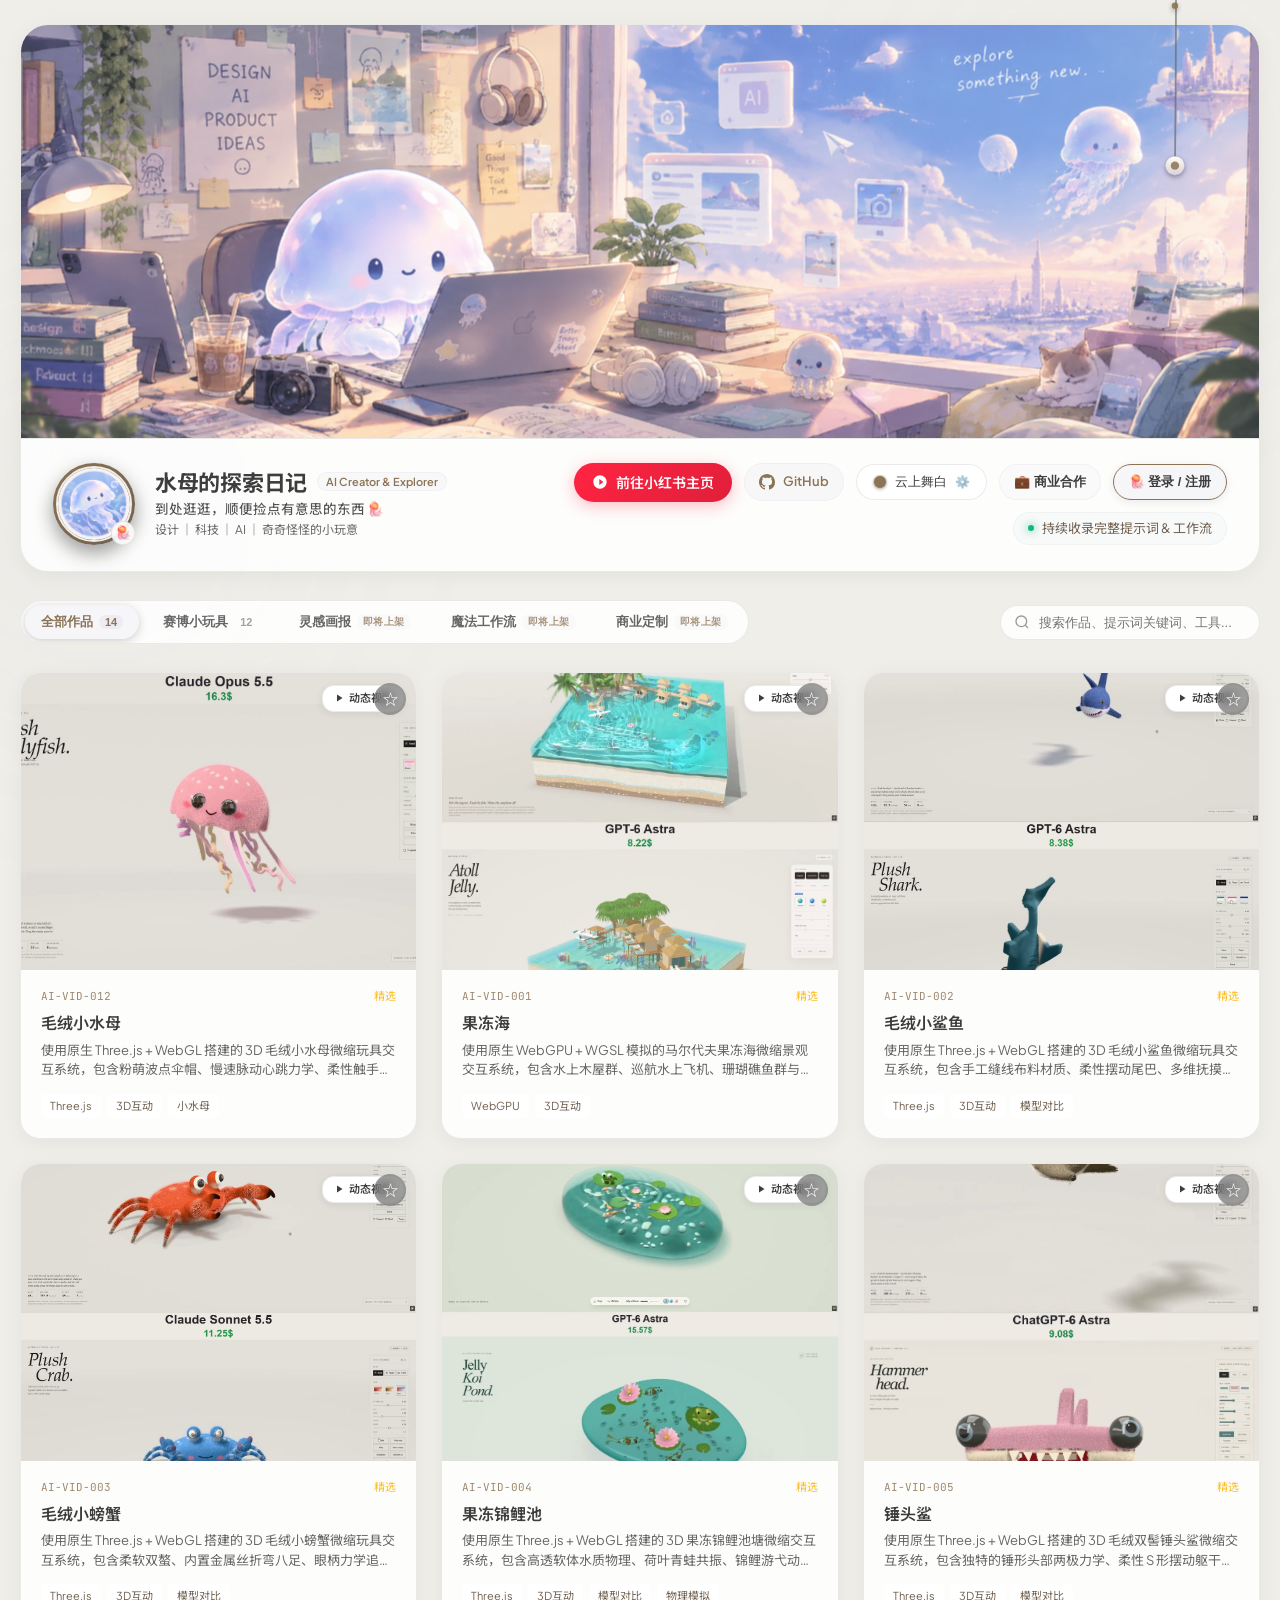
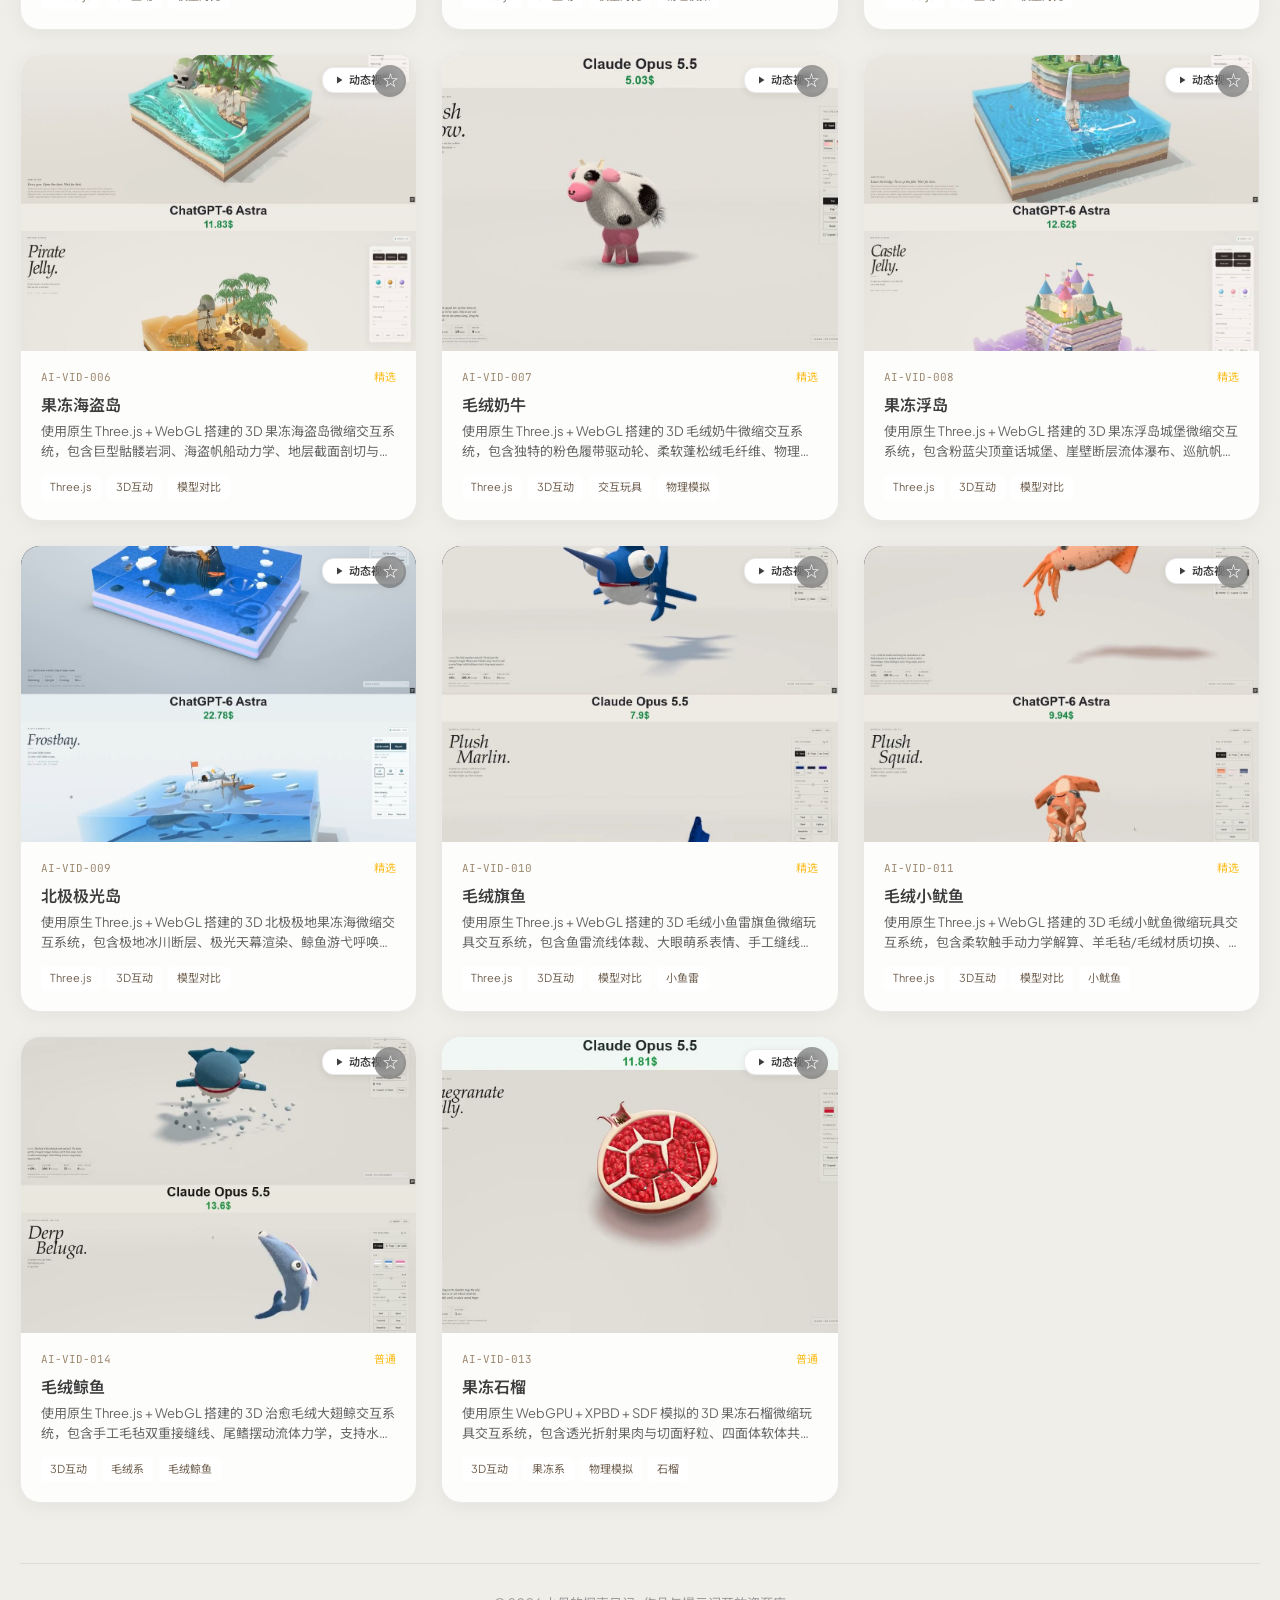
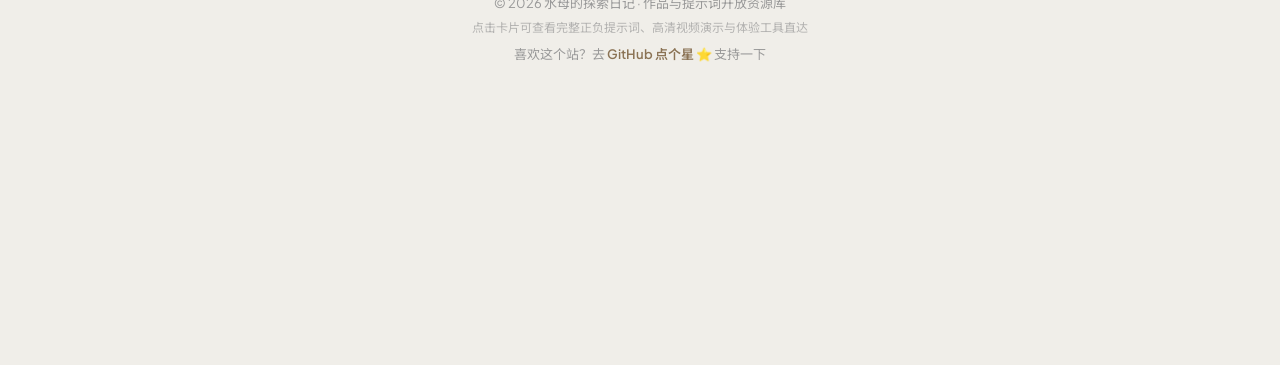
<file: index.html>
<!DOCTYPE html>
<html lang="zh-CN">
<head>
  <meta charset="UTF-8">
  <meta name="viewport" content="width=device-width, initial-scale=1.0">
  <title>水母的探索日记 · AI 创作资源库</title>
  <meta name="description" content="到处乱逛，顺便捡点有意思的东西 🪼 设计｜科技｜AI｜奇奇怪怪的小玩意">
  <link rel="icon" href="assets/avatar.png">
  <link rel="stylesheet" href="style.css?v=20261018_1610">
  <link rel="preconnect" href="https://fonts.googleapis.com">
  <link rel="preconnect" href="https://fonts.gstatic.com" crossorigin>
  <link href="https://fonts.googleapis.com/css2?family=Plus+Jakarta+Sans:wght@400;500;600;700&family=Noto+Sans+SC:wght@400;500;600;700&family=JetBrains+Mono:wght@400;500&display=swap" rel="stylesheet">
</head>
<body>
  <!-- 陪伴水母背景 Canvas (穿透点击，不影响卡片交互) -->
  <canvas id="jellyfishCanvas"></canvas>
  <!-- 背景氛围光效 -->
  <div class="ambient-glow glow-1"></div>
  <div class="ambient-glow glow-2"></div>

  <!-- 主容器 -->
  <div class="app-container">
    
    <!-- 顶部 Banner 与 个人品牌区 -->
    <header class="hero-section">
      <div class="banner-wrapper" id="bannerWrapper">
        <div class="banner-3d-scene" id="banner3dScene">
          <img src="assets/banner.png" alt="梦幻水母创意工作室" class="banner-img" id="bannerImg">
          <div class="banner-overlay"></div>
        </div>
      </div>

      <div class="profile-card">
        <!-- 3. 头像与 2. 蓝色框信息区域：自然居左下放，不压背景 -->
        <div class="profile-card-left">
          <div class="avatar-wrapper">
            <img src="assets/avatar.png" alt="水母头像" class="avatar-img">
            <span class="online-badge" title="持续更新中">🪼</span>
          </div>

          <div class="profile-info">
            <div class="profile-title-row">
              <h1 class="account-name">水母的探索日记</h1>
              <span class="account-tag">AI Creator & Explorer</span>
            </div>
            
            <div class="profile-bio">
              <p class="bio-line-main">到处逛逛，顺便捡点有意思的东西 🪼</p>
              <p class="bio-line-sub">设计 ｜ 科技 ｜ AI ｜ 奇奇怪怪的小玩意</p>
            </div>
          </div>
        </div>

        <!-- 1. 红色框按钮区：全部右对齐放置在绿色卡片右侧 -->
        <div class="profile-actions">
          <div class="profile-buttons-row">
            <a href="https://www.xiaohongshu.com/user/profile/5e966e0b000000000100b70e" target="_blank" rel="noopener noreferrer" class="btn btn-primary">
              <svg width="16" height="16" viewBox="0 0 24 24" fill="currentColor">
                <path d="M12 2C6.48 2 2 6.48 2 12s4.48 10 10 10 10-4.48 10-10S17.52 2 12 2zm-1 14.5v-9l6 4.5-6 4.5z"/>
              </svg>
              前往小红书主页
            </a>
            <a href="https://github.com/FluxTide/ai-creative-hub" target="_blank" rel="noopener noreferrer" class="btn-ghost-github" title="去 GitHub 给个 Star">
              <svg width="16" height="16" viewBox="0 0 16 16" fill="currentColor" aria-hidden="true">
                <path d="M8 0C3.58 0 0 3.58 0 8c0 3.54 2.29 6.53 5.47 7.59.4.07.55-.17.55-.38 0-.19-.01-.82-.01-1.49-2.01.37-2.53-.49-2.69-.94-.09-.23-.48-.94-.82-1.13-.28-.15-.68-.52-.01-.53.63-.01 1.08.58 1.23.82.72 1.21 1.87.87 2.33.66.07-.52.28-.87.51-1.07-1.78-.2-3.64-.89-3.64-3.95 0-.87.31-1.59.82-2.15-.08-.2-.36-1.02.08-2.12 0 0 .67-.21 2.2.82.64-.18 1.32-.27 2-.27s1.36.09 2 .27c1.53-1.04 2.2-.82 2.2-.82.44 1.1.16 1.92.08 2.12.51.56.82 1.27.82 2.15 0 3.07-1.87 3.75-3.65 3.95.29.25.54.73.54 1.48 0 1.07-.01 1.93-.01 2.2 0 .21.15.46.55.38A8.01 8.01 0 0 0 16 8c0-4.42-3.58-8-8-8z"/>
              </svg>
              GitHub
            </a>
            <button id="themeTriggerBtn" class="theme-trigger-btn" title="外观设置">
              <span id="themeTriggerDot" class="theme-trigger-dot" style="background: #8B7355;"></span>
              <span id="themeTriggerLabel">云上舞白</span>
              <span style="font-size: 12px; opacity: 0.7;">⚙️</span>
            </button>
            <button id="commercialBtn" class="commercial-trigger-btn" title="商业合作 & 赞助">
              <span>💼 商业合作</span>
            </button>
            <div id="authTriggerArea" class="auth-trigger-wrap">
              <button id="authTriggerBtn" class="auth-trigger-btn" title="登录/注册">
                <span>🪼 登录 / 注册</span>
              </button>
              <div id="userProfileMenu" class="user-profile-badge hidden">
                <span class="user-avatar-dot"></span>
                <span id="userNameLabel" class="user-name-text">创作者</span>
                <span id="userRoleTag" class="user-role-tag">普通会员</span>
                <button id="logoutBtn" class="logout-mini-btn" title="退出登录">退出</button>
              </div>
            </div>
          </div>
          <div class="stats-pill">
            <span class="dot"></span> 持续收录完整提示词 & 工作流
          </div>
        </div>
      </div>
    </header>

    <!-- 导航栏与筛选控制 -->
    <section class="controls-section">
      <div class="tabs-group" id="categoryTabs">
        <button class="tab-btn active" data-category="all">全部作品 <span class="count" id="countAll">0</span></button>
        <button class="tab-btn" data-category="video">赛博小玩具 <span class="count" id="countVideo">0</span></button>
        <button class="tab-btn" data-category="image">灵感画报 <span class="count" id="countImage">0</span></button>
        <button class="tab-btn" data-category="workflow">魔法工作流 <span class="count" id="countWorkflow">0</span></button>
        <button class="tab-btn" data-category="commercial">商业定制 <span class="count" id="countCommercial">0</span></button>
      </div>

      <div class="search-wrap">
        <svg class="search-icon" width="16" height="16" viewBox="0 0 24 24" fill="none" stroke="currentColor" stroke-width="2">
          <circle cx="11" cy="11" r="8"></circle>
          <line x1="21" y1="21" x2="16.65" y2="16.65"></line>
        </svg>
        <input type="text" id="searchInput" placeholder="搜索作品、提示词关键词、工具..." autocomplete="off">
      </div>
    </section>

    <!-- 作品网格（对标 sael.net 交互卡片） -->
    <main class="grid-section">
      <div class="cards-grid" id="cardsGrid">
        <!-- 由 JavaScript 动态渲染作品卡片 -->
      </div>
      <div class="empty-state" id="emptyState" style="display: none;">
        <div class="empty-emoji">🫧</div>
        <p>没有找到相关作品，试试换个关键词吧</p>
      </div>
    </main>

    <!-- 极简页脚 -->
    <footer class="app-footer">
      <div class="footer-content">
        <p>© 2026 水母的探索日记 · 作品与提示词开放资源库</p>
        <p class="footer-tip">点击卡片可查看完整正负提示词、高清视频演示与体验工具直达</p>
        <p class="footer-github">喜欢这个站？去 <a href="https://github.com/FluxTide/ai-creative-hub" target="_blank" rel="noopener noreferrer">GitHub 点个星 ⭐</a> 支持一下</p>
      </div>
    </footer>
  </div>

  <!-- 整页作品详情视图（按四个区域专属排版） -->
  <div class="work-detail-view" id="workDetailView">
    <!-- 区域 4：左上角直接返回主页面 -->
    <header class="detail-nav-bar">
      <button class="detail-back-btn" id="detailBackBtn">
        <svg width="20" height="20" viewBox="0 0 24 24" fill="none" stroke="currentColor" stroke-width="2.2" stroke-linecap="round" stroke-linejoin="round">
          <line x1="19" y1="12" x2="5" y2="12"></line>
          <polyline points="12 19 5 12 12 5"></polyline>
        </svg>
        <span>返回主页</span>
      </button>
      <div class="detail-nav-title" id="detailNavTitle">作品详情</div>
    </header>

    <div class="detail-grid-layout" id="detailGridLayout">
      <!-- 动态插入：区域1（左侧视频）、区域2（右侧链接）、区域3（右侧提示词） -->
    </div>
  </div>

  <!-- ChatFlow 外观设置弹窗 (1:1 像素级还原) -->
  <div id="themeModalOverlay" class="chatflow-modal-overlay">
    <div class="chatflow-dialog">
      <!-- Header -->
      <div class="chatflow-dialog-header">
        <h3 class="chatflow-dialog-title">外观设置</h3>
        <button id="themeModalCloseBtn" class="chatflow-close-btn" aria-label="关闭">✕</button>
      </div>

      <!-- Mode Toggle Segmented Control (Pill Switcher) -->
      <div>
        <div class="chatflow-pill-container">
          <button id="modeLightBtn" class="chatflow-pill-btn" data-mode="light">
            <span style="font-size: 14px;">☀️</span>
            <span>浅色</span>
          </button>
          <button id="modeDarkBtn" class="chatflow-pill-btn" data-mode="dark">
            <span style="font-size: 14px;">🌙</span>
            <span>深色</span>
          </button>
          <button id="modeSystemBtn" class="chatflow-pill-btn" data-mode="system">
            <span style="font-size: 14px;">💻</span>
            <span>跟随系统</span>
          </button>
        </div>
      </div>

            <!-- 陪伴水母控制项 -->
      <div class="chatflow-setting-row">
        <div class="chatflow-setting-info">
          <div class="chatflow-setting-label">🪼 陪伴水母数量</div>
          <div class="chatflow-setting-desc">原生物理动力学模拟｜轻点投喂 · 长按聚拢 · 双指按住让水母绕圈</div>
        </div>
        <div class="chatflow-stepper">
          <button id="jellyfishDecBtn" class="chatflow-stepper-btn" aria-label="减少水母">−</button>
          <span id="jellyfishCountDisplay" class="chatflow-stepper-value">5 只</span>
          <button id="jellyfishIncBtn" class="chatflow-stepper-btn" aria-label="增加水母">+</button>
        </div>
      </div>

      <!-- 玩法说明入口 -->
      <button id="jellyGuideBtn" class="chatflow-setting-row jelly-guide-entry" type="button">
        <div class="chatflow-setting-info" style="text-align: left;">
          <div class="chatflow-setting-label">📖 水母玩法说明</div>
          <div class="chatflow-setting-desc">5 种手势 · 三阶进化 · 看图一学就会</div>
        </div>
        <span class="jelly-guide-arrow">›</span>
      </button>

      <!-- 7大色调网格 -->
      <div id="chatflowThemesGrid" class="chatflow-themes-grid">
        <!-- 动态通过 JS 渲染 7 张主题卡片 -->
      </div>
    </div>
  </div>

  <!-- 水母玩法说明弹窗 -->
  <div id="jellyGuideOverlay" class="chatflow-modal-overlay">
    <div class="chatflow-dialog jelly-guide-dialog">
      <div class="chatflow-dialog-header">
        <div>
          <div class="chatflow-dialog-title">🪼 水母玩法说明</div>
          <div class="chatflow-dialog-subtitle">它们会吃、会怕、会长大 —— 就在你屏幕这片深水里</div>
        </div>
        <button id="jellyGuideCloseBtn" class="chatflow-close-btn" aria-label="关闭">✕</button>
      </div>
      <div class="jelly-guide-body">
        <div class="jelly-guide-sec">五个手势</div>
        <div class="jelly-guide-card">
          <div class="jelly-guide-icon"><svg viewBox="0 0 64 64" fill="none">
<circle cx="24" cy="20" r="5.5" stroke="currentColor" stroke-width="2"/>
<circle cx="24" cy="20" r="11.5" stroke="currentColor" stroke-width="1.6" opacity=".45"/>
<circle cx="24" cy="20" r="18" stroke="currentColor" stroke-width="1.2" opacity=".18"/>
<circle cx="43" cy="41" r="4.2" fill="#E8C46A"/>
<circle cx="52" cy="47" r="2.4" fill="#E8C46A" opacity=".55"/>
<circle cx="34" cy="49" r="2" fill="#E8C46A" opacity=".4"/>
</svg></div>
          <div class="jelly-guide-text">
            <div class="jelly-guide-name">轻点 · 投喂</div>
            <div class="jelly-guide-desc">在页面空白处轻点一下，丢下一颗金色浮游食物。附近的水母闻到味道就会游过来吃掉。</div>
            <span class="jelly-guide-key">鼠标左键 / 单指轻点</span>
          </div>
        </div>
        <div class="jelly-guide-card">
          <div class="jelly-guide-icon"><svg viewBox="0 0 64 64" fill="none">
<circle cx="32" cy="32" r="5" fill="currentColor"/>
<circle cx="32" cy="32" r="10" stroke="currentColor" stroke-width="1.6" opacity=".45"/>
<circle cx="32" cy="10" r="3.4" fill="currentColor" opacity=".7"/>
<circle cx="54" cy="32" r="3.4" fill="currentColor" opacity=".7"/>
<circle cx="32" cy="54" r="3.4" fill="currentColor" opacity=".7"/>
<circle cx="10" cy="32" r="3.4" fill="currentColor" opacity=".7"/>
<path d="M32 16 L32 22" stroke="currentColor" stroke-width="1.5" stroke-linecap="round" opacity=".7"/>
<path d="M46 32 L40 32" stroke="currentColor" stroke-width="1.5" stroke-linecap="round" opacity=".7"/>
<path d="M32 48 L32 42" stroke="currentColor" stroke-width="1.5" stroke-linecap="round" opacity=".7"/>
<path d="M18 32 L24 32" stroke="currentColor" stroke-width="1.5" stroke-linecap="round" opacity=".7"/>
</svg></div>
          <div class="jelly-guide-text">
            <div class="jelly-guide-name">长按 · 聚拢</div>
            <div class="jelly-guide-desc">按住不放，全屏的水母都会朝你手指的位置聚过来，像被一只看不见的手牵着走。</div>
            <span class="jelly-guide-key">鼠标左键按住 / 单指按住拖动</span>
          </div>
        </div>
        <div class="jelly-guide-card">
          <div class="jelly-guide-icon"><svg viewBox="0 0 64 64" fill="none">
<circle cx="32" cy="32" r="26" stroke="currentColor" stroke-width="1.6" stroke-dasharray="4 4" opacity=".65"/>
<rect x="24" y="19" width="16" height="25" rx="8" stroke="currentColor" stroke-width="2" opacity=".8"/>
<path d="M32 19 L32 25" stroke="currentColor" stroke-width="1.6" opacity=".8"/>
<path d="M32 19 h8 a3 3 0 0 1 0 6 h-8 z" fill="currentColor"/>
<circle cx="58" cy="32" r="3.6" fill="currentColor"/>
<circle cx="32" cy="6" r="3" fill="currentColor" opacity=".6"/>
<circle cx="6" cy="32" r="3" fill="currentColor" opacity=".4"/>
<path d="M45 9.5 A26 26 0 0 1 58 32" stroke="currentColor" stroke-width="2" stroke-linecap="round"/>
<path d="M58 32 L53.5 27.5 M58 32 L62.5 27.5" stroke="currentColor" stroke-width="2" stroke-linecap="round"/>
</svg></div>
          <div class="jelly-guide-text">
            <div class="jelly-guide-name">中键 · 绕圈（电脑）</div>
            <div class="jelly-guide-desc">按住鼠标中键（滚轮键），水母会排成一层层同心圆轨道，绕着光标慢慢公转。</div>
            <span class="jelly-guide-key">按住鼠标中键</span>
          </div>
        </div>
        <div class="jelly-guide-card">
          <div class="jelly-guide-icon"><svg viewBox="0 0 64 64" fill="none">
<circle cx="20" cy="11" r="5.5" fill="currentColor"/>
<circle cx="44" cy="11" r="5.5" fill="currentColor" opacity=".7"/>
<rect x="17" y="24" width="30" height="36" rx="6" stroke="currentColor" stroke-width="1.8" opacity=".5"/>
<circle cx="32" cy="42" r="15" stroke="currentColor" stroke-width="1.6" stroke-dasharray="4 4" opacity=".65"/>
<circle cx="47" cy="42" r="3.4" fill="currentColor"/>
<circle cx="32" cy="27" r="2.8" fill="currentColor" opacity=".6"/>
<circle cx="17" cy="42" r="2.8" fill="currentColor" opacity=".4"/>
<path d="M39.5 29 A15 15 0 0 1 47 42" stroke="currentColor" stroke-width="2" stroke-linecap="round"/>
<path d="M47 42 L42.5 37.5 M47 42 L51.5 37.5" stroke="currentColor" stroke-width="2" stroke-linecap="round"/>
</svg></div>
          <div class="jelly-guide-text">
            <div class="jelly-guide-name">双指 · 绕圈（手机）</div>
            <div class="jelly-guide-desc">两根手指同时按住屏幕，和电脑中键一样的效果 —— 水母开始绕圈转。</div>
            <span class="jelly-guide-key">双指同时按住</span>
          </div>
        </div>
        <div class="jelly-guide-card">
          <div class="jelly-guide-icon"><svg viewBox="0 0 64 64" fill="none">
<path d="M11 33 Q11 23 20 23 Q29 23 29 33 Q29 37 20 37 Q11 37 11 33 Z" fill="currentColor" opacity=".75"/>
<path d="M15 36 q-1.6 5 0.4 9" stroke="currentColor" stroke-width="1.4" opacity=".5" stroke-linecap="round"/>
<path d="M20 37 q0 5 0 9" stroke="currentColor" stroke-width="1.4" opacity=".5" stroke-linecap="round"/>
<path d="M25 36 q1.6 5 -0.4 9" stroke="currentColor" stroke-width="1.4" opacity=".5" stroke-linecap="round"/>
<path d="M37 28 l6 -6" stroke="#D9736B" stroke-width="2.2" stroke-linecap="round"/>
<path d="M42 36 l8 0" stroke="#D9736B" stroke-width="2.2" stroke-linecap="round"/>
<path d="M37 44 l6 6" stroke="#D9736B" stroke-width="2.2" stroke-linecap="round"/>
<path d="M28 50 l0 8" stroke="#D9736B" stroke-width="2.2" stroke-linecap="round"/>
<path d="M20 20 Q31 9 46 10" stroke="currentColor" stroke-width="1.6" stroke-dasharray="3 3" opacity=".45"/>
<circle cx="48" cy="10" r="2.6" fill="currentColor" opacity=".45"/>
</svg></div>
          <div class="jelly-guide-text">
            <div class="jelly-guide-name">点它 · 惊走</div>
            <div class="jelly-guide-desc">手指直接戳在水母身上，它会猛地弹开逃走一小段，过一会儿才敢回来。</div>
            <span class="jelly-guide-key">点中水母本体</span>
          </div>
        </div>
        <div class="jelly-guide-sec">喂多了会进化</div>
        <div class="jelly-evo-row">
          <div class="jelly-evo-card">
            <svg viewBox="0 0 56 62"><path d="M19.0 24.0 Q19.0 15.0 28.0 15.0 Q37.0 15.0 37.0 24.0 Q37.0 27.1 28.0 27.1 Q19.0 27.1 19.0 24.0 Z" fill="currentColor" opacity=".82"/><path d="M22.6 27.1 q-1.6 4.5 0.5 8 q1.6 4 -0.5 8 q-1.2 4 0.3 7" fill="none" stroke="currentColor" stroke-width="1.4" opacity=".5" stroke-linecap="round"/><path d="M26.2 27.1 q-1.6 4.5 0.5 8 q1.6 4 -0.5 8 q-1.2 4 0.3 7" fill="none" stroke="currentColor" stroke-width="1.4" opacity=".5" stroke-linecap="round"/><path d="M29.8 27.1 q-1.6 4.5 0.5 8 q1.6 4 -0.5 8 q-1.2 4 0.3 7" fill="none" stroke="currentColor" stroke-width="1.4" opacity=".5" stroke-linecap="round"/><path d="M33.4 27.1 q-1.6 4.5 0.5 8 q1.6 4 -0.5 8 q-1.2 4 0.3 7" fill="none" stroke="currentColor" stroke-width="1.4" opacity=".5" stroke-linecap="round"/></svg>
            <div class="jelly-evo-name">幼萤</div>
            <div class="jelly-evo-meta">初始形态<br>4 根触手 · 游得最快</div>
          </div>
          <div class="jelly-evo-card">
            <svg viewBox="0 0 56 62"><path d="M15.0 24.0 Q15.0 11.0 28.0 11.0 Q41.0 11.0 41.0 24.0 Q41.0 28.4 28.0 28.4 Q15.0 28.4 15.0 24.0 Z" fill="currentColor" opacity=".82"/><path d="M20.2 28.4 q-1.6 4.5 0.5 8 q1.6 4 -0.5 8 q-1.2 4 0.3 7" fill="none" stroke="currentColor" stroke-width="1.4" opacity=".5" stroke-linecap="round"/><path d="M23.3 28.4 q-1.6 4.5 0.5 8 q1.6 4 -0.5 8 q-1.2 4 0.3 7" fill="none" stroke="currentColor" stroke-width="1.4" opacity=".5" stroke-linecap="round"/><path d="M26.4 28.4 q-1.6 4.5 0.5 8 q1.6 4 -0.5 8 q-1.2 4 0.3 7" fill="none" stroke="currentColor" stroke-width="1.4" opacity=".5" stroke-linecap="round"/><path d="M29.6 28.4 q-1.6 4.5 0.5 8 q1.6 4 -0.5 8 q-1.2 4 0.3 7" fill="none" stroke="currentColor" stroke-width="1.4" opacity=".5" stroke-linecap="round"/><path d="M32.7 28.4 q-1.6 4.5 0.5 8 q1.6 4 -0.5 8 q-1.2 4 0.3 7" fill="none" stroke="currentColor" stroke-width="1.4" opacity=".5" stroke-linecap="round"/><path d="M35.8 28.4 q-1.6 4.5 0.5 8 q1.6 4 -0.5 8 q-1.2 4 0.3 7" fill="none" stroke="currentColor" stroke-width="1.4" opacity=".5" stroke-linecap="round"/></svg>
            <div class="jelly-evo-name">游纱</div>
            <div class="jelly-evo-meta">吃掉 2 颗食物<br>6 根触手 · 个头变大</div>
          </div>
          <div class="jelly-evo-card">
            <svg viewBox="0 0 56 62"><circle cx="28.0" cy="23.0" r="26.4" fill="currentColor" opacity=".12"/><path d="M11.0 24.0 Q11.0 7.0 28.0 7.0 Q45.0 7.0 45.0 24.0 Q45.0 29.8 28.0 29.8 Q11.0 29.8 11.0 24.0 Z" fill="currentColor" opacity=".82"/><path d="M17.8 29.8 q-1.6 4.5 0.5 8 q1.6 4 -0.5 8 q-1.2 4 0.3 7" fill="none" stroke="currentColor" stroke-width="1.4" opacity=".5" stroke-linecap="round"/><path d="M21.2 29.8 q-1.6 4.5 0.5 8 q1.6 4 -0.5 8 q-1.2 4 0.3 7" fill="none" stroke="currentColor" stroke-width="1.4" opacity=".5" stroke-linecap="round"/><path d="M24.6 29.8 q-1.6 4.5 0.5 8 q1.6 4 -0.5 8 q-1.2 4 0.3 7" fill="none" stroke="currentColor" stroke-width="1.4" opacity=".5" stroke-linecap="round"/><path d="M28.0 29.8 q-1.6 4.5 0.5 8 q1.6 4 -0.5 8 q-1.2 4 0.3 7" fill="none" stroke="currentColor" stroke-width="1.4" opacity=".5" stroke-linecap="round"/><path d="M31.4 29.8 q-1.6 4.5 0.5 8 q1.6 4 -0.5 8 q-1.2 4 0.3 7" fill="none" stroke="currentColor" stroke-width="1.4" opacity=".5" stroke-linecap="round"/><path d="M34.8 29.8 q-1.6 4.5 0.5 8 q1.6 4 -0.5 8 q-1.2 4 0.3 7" fill="none" stroke="currentColor" stroke-width="1.4" opacity=".5" stroke-linecap="round"/><path d="M38.2 29.8 q-1.6 4.5 0.5 8 q1.6 4 -0.5 8 q-1.2 4 0.3 7" fill="none" stroke="currentColor" stroke-width="1.4" opacity=".5" stroke-linecap="round"/></svg>
            <div class="jelly-evo-name">满月</div>
            <div class="jelly-evo-meta">吃掉 4 颗食物<br>7 根触手 + 丝绸口腕 · 带光晕</div>
          </div>
        </div>
        <div class="jelly-guide-tip">
          小贴士：同一屏幕最多同时存在 11 颗食物，食物会慢慢沉底消失；长得越大的水母鼻子越灵（感知范围从 300px 涨到 700px），转圈时也转得更慢更稳。
          在右上角「⚙️ 外观设置」里可以调水母数量（0–15 只）和换 7 套配色。
        </div>
      </div>
    </div>
  </div>

  <!-- 商业合作弹窗 (ChatFlow 统一规范) -->
  <div id="commercialModalOverlay" class="chatflow-modal-overlay">
    <div class="chatflow-dialog" style="max-width: 480px;">
      <div class="chatflow-dialog-header">
        <div class="chatflow-dialog-title" style="display: flex; align-items: center; gap: 8px;">
          <span>💼 商务合作 & 创意定制</span>
        </div>
        <button id="closeCommercialModalBtn" class="chatflow-close-btn" aria-label="关闭">✕</button>
      </div>
      <p style="font-size: 13px; color: var(--text-secondary); margin: -8px 0 16px 0; line-height: 1.5;">水母的探索日记 · 专注 AI 创意设计与 Web3D 互动体验</p>

      <div class="commercial-content" style="display: flex; flex-direction: column; gap: 14px;">
        <div style="background: var(--bg-surface); border-radius: 14px; padding: 16px; border: 1px solid var(--border-subtle);">
          <div style="font-weight: 600; font-size: 14px; margin-bottom: 8px; color: var(--morandi-purple); display: flex; align-items: center; gap: 6px;">
            <span>✨ 承接业务范围</span>
          </div>
          <ul style="font-size: 13px; color: var(--text-primary); line-height: 2; margin: 0; padding-left: 18px;">
            <li>企业/品牌 3D WebGL / WebGPU 网页互动定制</li>
            <li>小红书爆款视觉 IP / 3D 毛绒质感素材商用授权</li>
            <li>Midjourney / ComfyUI 商业工作流私有化部署与咨询</li>
            <li>AI 创意短视频制作与品牌视觉方案定制</li>
          </ul>
        </div>

        <div style="background: rgba(217, 212, 229, 0.12); border-radius: 14px; padding: 16px; border: 1px solid rgba(217, 212, 229, 0.25);">
          <div style="font-weight: 600; font-size: 14px; margin-bottom: 8px; color: var(--morandi-purple); display: flex; align-items: center; gap: 6px;">
            <span>📬 商务对接通道</span>
          </div>
          <p style="font-size: 13px; color: var(--text-primary); margin: 0; line-height: 1.7;">
            小红书私信：<strong style="color: var(--text-primary);">水母的探索日记</strong><br>
            <span style="font-size: 12px; color: var(--text-secondary);">商务合作请备注【项目名称 + 需求简述 + 预算预期】</span>
          </p>
        </div>
      </div>
    </div>
  </div>

  <!-- 登录 / 注册认证模态框 (自适应主题 Morandi 磨砂质感) -->
  <div id="authModalOverlay" class="chatflow-modal-overlay">
    <div class="chatflow-dialog auth-dialog" style="max-width: 440px;">
      <div class="chatflow-dialog-header">
        <div>
          <div class="chatflow-dialog-title" id="authModalTitle">🪼 创作者通行证</div>
          <div class="chatflow-dialog-subtitle" id="authModalSubtitle">关注公众号回复【水母】获取内测专属邀请码</div>
        </div>
        <button id="closeAuthModalBtn" class="chatflow-close-btn" title="关闭">✕</button>
      </div>

      <div class="auth-tabs-row">
        <button id="tabLoginBtn" class="auth-tab-btn active">会员登录</button>
        <button id="tabRegisterBtn" class="auth-tab-btn">邀请码注册</button>
      </div>

      <!-- 登录表单 -->
      <form id="loginForm" class="auth-form-content">
        <div class="auth-input-group">
          <label>账号 / 邮箱</label>
          <input type="text" id="loginUsername" placeholder="请输入你的创作者昵称或邮箱" required autocomplete="username">
        </div>
        <div class="auth-input-group">
          <label>访问密码</label>
          <input type="password" id="loginPassword" placeholder="请输入密码" required autocomplete="current-password">
        </div>
        <div class="auth-error-msg hidden" id="loginErrorMsg"></div>
        <button type="button" id="submitLoginBtn" class="auth-submit-btn">立即登录</button>
      </form>

      <!-- 注册表单 -->
      <form id="registerForm" class="auth-form-content hidden">
        <div class="auth-input-group">
          <label>创作者昵称</label>
          <input type="text" id="regUsername" placeholder="起一个好听的探索日记名字" required autocomplete="username">
        </div>
        <div class="auth-input-group">
          <label>电子邮箱地址</label>
          <input type="email" id="regEmail" placeholder="支持 QQ、163、Gmail 等常用邮箱" required autocomplete="email">
        </div>
        <div class="auth-input-group">
          <label>邮箱验证码</label>
          <div class="auth-verify-row">
            <input type="text" id="regVerifyCode" placeholder="6 位邮件验证码" maxlength="6" required autocomplete="one-time-code">
            <button type="button" id="sendCodeBtn" class="auth-send-code-btn">获取验证码</button>
          </div>
        </div>
        <div class="auth-input-group">
          <label>设置密码</label>
          <input type="password" id="regPassword" placeholder="至少 6 位字母或数字" required autocomplete="new-password">
        </div>
        <div class="auth-input-group">
          <label>专属邀请通行码 <span class="auth-tip-pill">公众号回复【水母】自动获取</span></label>
          <input type="text" id="regInviteCode" placeholder="如：JELLY-VIP 或 PRO-8888" required>
        </div>
        <div class="auth-error-msg hidden" id="regErrorMsg"></div>
        <button type="button" id="submitRegisterBtn" class="auth-submit-btn">验证邮箱与邀请码并完成注册</button>
      </form>
    </div>
  </div>

  <!-- Toast 提示条 -->
  <div class="toast" id="toast">复制成功！</div>

  <script src="seaweed.js?v=20261017_1405"></script>
  <script src="jellyfish.js?v=20261017_1405"></script>
  <script src="pullcord.js?v=20261017_1405"></script>
  <script src="data.js?v=20261028_1631"></script>
  <script src="app.js?v=20261028_1631"></script>
</body>
</html>
</file>
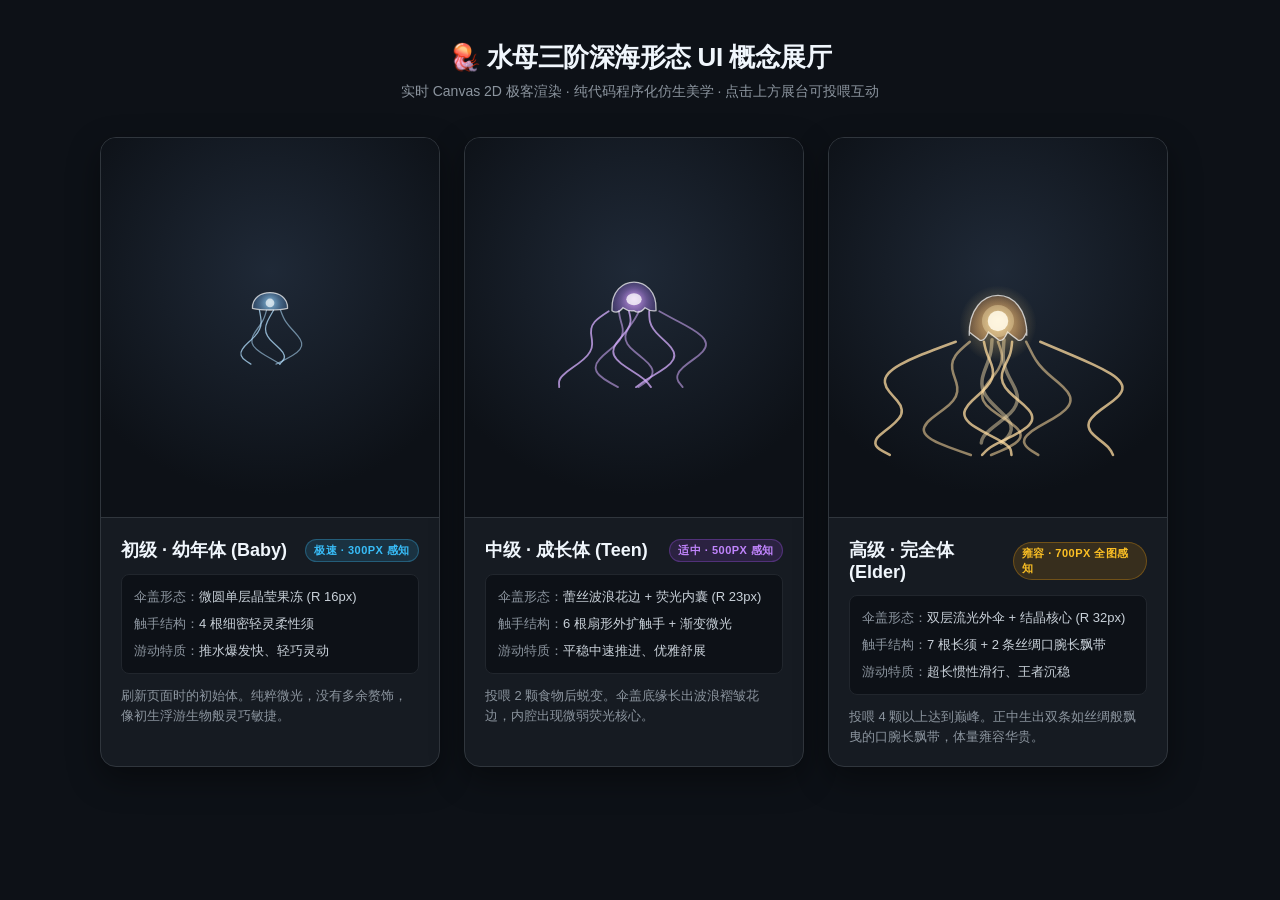
<file: public/jelly-stage-preview.html>
<!DOCTYPE html>
<html lang="zh-CN">
<head>
  <meta charset="UTF-8">
  <title>水母三阶形态 UI 概念展厅 (CodeX 概念级对比)</title>
  <style>
    * { box-sizing: border-box; margin: 0; padding: 0; }
    body {
      background: #0d1117;
      color: #e6edf3;
      font-family: -apple-system, BlinkMacSystemFont, "Segoe UI", Roboto, sans-serif;
      padding: 40px 24px;
      display: flex;
      flex-direction: column;
      align-items: center;
      min-height: 100vh;
    }
    h1 {
      font-size: 26px;
      font-weight: 600;
      letter-spacing: -0.5px;
      margin-bottom: 8px;
      color: #f0f6fc;
    }
    p.subtitle {
      color: #8b949e;
      font-size: 14px;
      margin-bottom: 36px;
    }
    .cards-grid {
      display: grid;
      grid-template-columns: repeat(3, 340px);
      gap: 24px;
      max-width: 1080px;
      width: 100%;
    }
    .card {
      background: #161b22;
      border: 1px solid #30363d;
      border-radius: 16px;
      overflow: hidden;
      display: flex;
      flex-direction: column;
      box-shadow: 0 12px 32px rgba(0,0,0,0.4);
      transition: transform 0.2s ease, border-color 0.2s ease;
    }
    .card:hover {
      transform: translateY(-4px);
      border-color: #58a6ff;
    }
    .canvas-box {
      width: 100%;
      height: 380px;
      background: radial-gradient(circle at 50% 35%, #1f2937 0%, #0d1117 75%);
      position: relative;
      display: flex;
      align-items: center;
      justify-content: center;
      border-bottom: 1px solid #30363d;
    }
    .info {
      padding: 20px;
      display: flex;
      flex-direction: column;
      gap: 12px;
      flex: 1;
    }
    .tag-row {
      display: flex;
      align-items: center;
      justify-content: space-between;
    }
    .badge {
      font-size: 11px;
      padding: 3px 8px;
      border-radius: 20px;
      font-weight: 600;
      text-transform: uppercase;
      letter-spacing: 0.5px;
    }
    .badge.baby { background: rgba(56, 189, 248, 0.15); color: #38bdf8; border: 1px solid rgba(56, 189, 248, 0.3); }
    .badge.teen { background: rgba(168, 85, 247, 0.15); color: #c084fc; border: 1px solid rgba(168, 85, 247, 0.3); }
    .badge.elder { background: rgba(245, 158, 11, 0.15); color: #fbbf24; border: 1px solid rgba(245, 158, 11, 0.3); }
    .card-title {
      font-size: 18px;
      font-weight: 600;
      color: #f0f6fc;
    }
    .param-list {
      font-size: 13px;
      color: #8b949e;
      line-height: 1.6;
      display: flex;
      flex-direction: column;
      gap: 6px;
      background: #0d1117;
      padding: 12px;
      border-radius: 8px;
      border: 1px solid #21262d;
    }
    .param-list span {
      color: #c9d1d9;
      font-weight: 500;
    }
    .desc {
      font-size: 13px;
      color: #8b949e;
      line-height: 1.5;
    }
  </style>
</head>
<body>
  <h1>🪼 水母三阶深海形态 UI 概念展厅</h1>
  <p class="subtitle">实时 Canvas 2D 极客渲染 · 纯代码程序化仿生美学 · 点击上方展台可投喂互动</p>

  <div class="cards-grid">
    <!-- 初级 -->
    <div class="card">
      <div class="canvas-box">
        <canvas id="babyCanvas" width="340" height="380"></canvas>
      </div>
      <div class="info">
        <div class="tag-row">
          <span class="card-title">初级 · 幼年体 (Baby)</span>
          <span class="badge baby">极速 · 300px 感知</span>
        </div>
        <div class="param-list">
          <div>伞盖形态：<span>微圆单层晶莹果冻 (R 16px)</span></div>
          <div>触手结构：<span>4 根细密轻灵柔性须</span></div>
          <div>游动特质：<span>推水爆发快、轻巧灵动</span></div>
        </div>
        <p class="desc">刷新页面时的初始体。纯粹微光，没有多余赘饰，像初生浮游生物般灵巧敏捷。</p>
      </div>
    </div>

    <!-- 中级 -->
    <div class="card">
      <div class="canvas-box">
        <canvas id="teenCanvas" width="340" height="380"></canvas>
      </div>
      <div class="info">
        <div class="tag-row">
          <span class="card-title">中级 · 成长体 (Teen)</span>
          <span class="badge teen">适中 · 500px 感知</span>
        </div>
        <div class="param-list">
          <div>伞盖形态：<span>蕾丝波浪花边 + 荧光内囊 (R 23px)</span></div>
          <div>触手结构：<span>6 根扇形外扩触手 + 渐变微光</span></div>
          <div>游动特质：<span>平稳中速推进、优雅舒展</span></div>
        </div>
        <p class="desc">投喂 2 颗食物后蜕变。伞盖底缘长出波浪褶皱花边，内腔出现微弱荧光核心。</p>
      </div>
    </div>

    <!-- 高级 -->
    <div class="card">
      <div class="canvas-box">
        <canvas id="elderCanvas" width="340" height="380"></canvas>
      </div>
      <div class="info">
        <div class="tag-row">
          <span class="card-title">高级 · 完全体 (Elder)</span>
          <span class="badge elder">雍容 · 700px 全图感知</span>
        </div>
        <div class="param-list">
          <div>伞盖形态：<span>双层流光外伞 + 结晶核心 (R 32px)</span></div>
          <div>触手结构：<span>7 根长须 + 2 条丝绸口腕长飘带</span></div>
          <div>游动特质：<span>超长惯性滑行、王者沉稳</span></div>
        </div>
        <p class="desc">投喂 4 颗以上达到巅峰。正中生出双条如丝绸般飘曳的口腕长飘带，体量雍容华贵。</p>
      </div>
    </div>
  </div>

  <script>
    // 渲染函数构建
    function createJellyDemo(canvasId, stage) {
      const cvs = document.getElementById(canvasId);
      const ctx = cvs.getContext('2d');
      const w = cvs.width;
      const h = cvs.height;

      let r = stage === 'baby' ? 16 : stage === 'teen' ? 23 : 32;
      let tentacleCount = stage === 'baby' ? 4 : stage === 'teen' ? 6 : 7;
      let phase = Math.random() * Math.PI * 2;
      let pulseSpeed = stage === 'baby' ? 0.038 : stage === 'teen' ? 0.026 : 0.018;

      let x = w / 2;
      let y = h / 2 - 10;
      let vy = 0;

      // 触手连杆
      const tentacles = [];
      const segCount = stage === 'baby' ? 9 : stage === 'teen' ? 11 : 14;
      for (let i = 0; i < tentacleCount; i++) {
        const segs = [];
        for (let j = 0; j < segCount; j++) {
          segs.push({ x: x, y: y + j * 6 });
        }
        tentacles.push(segs);
      }

      // 口腕（仅高级体拥有）
      const oralArms = [];
      if (stage === 'elder') {
        for (let i = 0; i < 2; i++) {
          const arm = [];
          for (let j = 0; j < 16; j++) {
            arm.push({ x: x, y: y + j * 7 });
          }
          oralArms.push(arm);
        }
      }

      function draw() {
        ctx.clearRect(0, 0, w, h);
        phase += pulseSpeed;
        const cycle = (Math.sin(phase) + 1) / 2;

        // 浮动推水
        const squishX = 0.88 + (1 - cycle) * 0.22;
        const squishY = 1.15 - (1 - cycle) * 0.28;
        y += Math.sin(phase) * (stage === 'baby' ? 0.8 : stage === 'teen' ? 0.5 : 0.35);

        // 触手根部锚定
        const perp = Math.PI; // 水平
        const tailDirY = 1;

        // 1. 绘制口腕飘带 (仅高级)
        if (stage === 'elder') {
          oralArms.forEach((arm, aIdx) => {
            const rootX = x + (aIdx === 0 ? -6 : 6);
            arm[0].x = rootX;
            arm[0].y = y + 4;
            for (let j = 1; j < arm.length; j++) {
              const seg = arm[j];
              const prev = arm[j - 1];
              const segDist = r * 0.28;
              const wave = Math.sin(phase * 1.5 + j * 0.5 + aIdx * 2.0) * (j * 0.9);
              seg.x += (prev.x + wave - seg.x) * 0.18;
              seg.y += (prev.y + segDist - seg.y) * 0.18;
            }

            ctx.save();
            ctx.beginPath();
            ctx.moveTo(arm[0].x, arm[0].y);
            for (let j = 1; j < arm.length - 1; j++) {
              const xc = (arm[j].x + arm[j + 1].x) / 2;
              const yc = (arm[j].y + arm[j + 1].y) / 2;
              ctx.quadraticCurveTo(arm[j].x, arm[j].y, xc, yc);
            }
            ctx.strokeStyle = 'rgba(255, 230, 180, 0.45)';
            ctx.lineWidth = 3.5;
            ctx.lineCap = 'round';
            ctx.stroke();
            ctx.restore();
          });
        }

        // 2. 绘制普通触手
        tentacles.forEach((tentacle, tIdx) => {
          const normIdx = (tIdx - (tentacleCount - 1) / 2);
          const spreadOffset = normIdx * (r * 0.44);
          const rootX = x + spreadOffset;
          const rootY = y + (stage === 'elder' ? 6 : 2);

          tentacle[0].x = rootX;
          tentacle[0].y = rootY;

          const splayPower = Math.abs(normIdx) * 0.4;
          const segDist = r * 0.32;

          for (let j = 1; j < tentacle.length; j++) {
            const seg = tentacle[j];
            const prev = tentacle[j - 1];
            const splayDecay = Math.max(0, 1 - j * 0.15);
            const outwardX = normIdx * splayPower * splayDecay * segDist * 0.65;

            const targetX = prev.x + outwardX;
            const targetY = prev.y + segDist;
            seg.x += (targetX - seg.x) * 0.22;
            seg.y += (targetY - seg.y) * 0.22;

            // 波浪
            const wave = Math.sin(phase * 1.8 + j * 0.7 + tIdx * 1.4) * (0.8 + j * 0.3);
            seg.x += wave;
          }

          // 画线
          ctx.beginPath();
          ctx.moveTo(tentacle[0].x, tentacle[0].y);
          for (let j = 1; j < tentacle.length - 1; j++) {
            const xc = (tentacle[j].x + tentacle[j + 1].x) / 2;
            const yc = (tentacle[j].y + tentacle[j + 1].y) / 2;
            ctx.quadraticCurveTo(tentacle[j].x, tentacle[j].y, xc, yc);
          }
          const last = tentacle[tentacle.length - 1];
          ctx.lineTo(last.x, last.y);

          const alpha = (tIdx % 2 === 0 ? 0.75 : 0.55);
          ctx.strokeStyle = stage === 'baby' ? `rgba(180, 225, 255, ${alpha})` :
                            stage === 'teen' ? `rgba(215, 175, 255, ${alpha})` :
                            `rgba(255, 220, 160, ${alpha})`;
          ctx.lineWidth = Math.max(1.0, r * 0.08);
          ctx.lineCap = 'round';
          ctx.stroke();
        });

        // 3. 绘制水母伞盖
        ctx.save();
        ctx.translate(x, y);

        const bw = r * squishX;
        const bh = r * squishY * 1.08;

        // A. 高级体专属：外伞流光光晕
        if (stage === 'elder') {
          ctx.beginPath();
          ctx.arc(0, -bh * 0.3, bw * 1.35, 0, Math.PI * 2);
          const outerGlow = ctx.createRadialGradient(0, -bh * 0.3, bw * 0.6, 0, -bh * 0.3, bw * 1.35);
          outerGlow.addColorStop(0, 'rgba(255, 215, 130, 0.25)');
          outerGlow.addColorStop(1, 'rgba(255, 215, 130, 0)');
          ctx.fillStyle = outerGlow;
          ctx.fill();
        }

        // B. 伞帽主轮廓
        ctx.beginPath();
        ctx.moveTo(-bw, 0);
        ctx.bezierCurveTo(-bw * 1.05, -bh * 1.38, bw * 1.05, -bh * 1.38, bw, 0);

        // 伞盖底缘（中级/高级长出荷叶边裙摆）
        if (stage === 'baby') {
          ctx.bezierCurveTo(bw * 0.5, bh * 0.15, -bw * 0.5, bh * 0.15, -bw, 0);
        } else {
          // 花边裙摆贝塞尔波浪
          const ripples = stage === 'teen' ? 4 : 6;
          const step = (bw * 2) / ripples;
          for (let i = ripples; i >= 0; i--) {
            const rx = -bw + i * step;
            const ry = Math.sin(i * Math.PI + phase * 2) * (stage === 'teen' ? 2.5 : 4.0);
            if (i === ripples) ctx.lineTo(rx, ry);
            else ctx.quadraticCurveTo(rx + step/2, ry + 4, rx, ry);
          }
        }
        ctx.closePath();

        // 填充质感
        const grad = ctx.createRadialGradient(0, -bh * 0.4, 1, 0, -bh * 0.2, bw * 1.15);
        if (stage === 'baby') {
          grad.addColorStop(0, 'rgba(160, 220, 255, 0.75)');
          grad.addColorStop(0.5, 'rgba(130, 195, 255, 0.4)');
          grad.addColorStop(1, 'rgba(100, 170, 255, 0.15)');
        } else if (stage === 'teen') {
          grad.addColorStop(0, 'rgba(225, 170, 255, 0.85)');
          grad.addColorStop(0.5, 'rgba(190, 140, 255, 0.45)');
          grad.addColorStop(1, 'rgba(150, 110, 240, 0.18)');
        } else {
          grad.addColorStop(0, 'rgba(255, 225, 160, 0.9)');
          grad.addColorStop(0.4, 'rgba(255, 195, 120, 0.5)');
          grad.addColorStop(1, 'rgba(255, 160, 80, 0.2)');
        }
        ctx.fillStyle = grad;
        ctx.fill();

        // 轮廓线
        ctx.strokeStyle = 'rgba(255, 255, 255, 0.7)';
        ctx.lineWidth = 1.3;
        ctx.stroke();

        // C. 伞心内囊与结晶
        if (stage === 'baby') {
          // 纯净小微光
          ctx.beginPath();
          ctx.arc(0, -bh * 0.35, r * 0.25 * squishX, 0, Math.PI * 2);
          ctx.fillStyle = 'rgba(255, 255, 255, 0.65)';
          ctx.fill();
        } else if (stage === 'teen') {
          // 荧光内囊
          ctx.beginPath();
          ctx.ellipse(0, -bh * 0.38, r * 0.35 * squishX, r * 0.25 * squishY, 0, 0, Math.PI * 2);
          ctx.fillStyle = 'rgba(255, 255, 255, 0.75)';
          ctx.fill();
        } else {
          // 结晶流光核心（双层四叶草晶体感）
          ctx.beginPath();
          ctx.arc(0, -bh * 0.38, r * 0.32, 0, Math.PI * 2);
          ctx.fillStyle = 'rgba(255, 255, 255, 0.9)';
          ctx.fill();

          ctx.beginPath();
          ctx.arc(0, -bh * 0.38, r * 0.5, 0, Math.PI * 2);
          ctx.fillStyle = 'rgba(255, 235, 180, 0.35)';
          ctx.fill();
        }

        ctx.restore();

        requestAnimationFrame(draw);
      }

      requestAnimationFrame(draw);
    }

    createJellyDemo('babyCanvas', 'baby');
    createJellyDemo('teenCanvas', 'teen');
    createJellyDemo('elderCanvas', 'elder');
  </script>
</body>
</html>
</file>
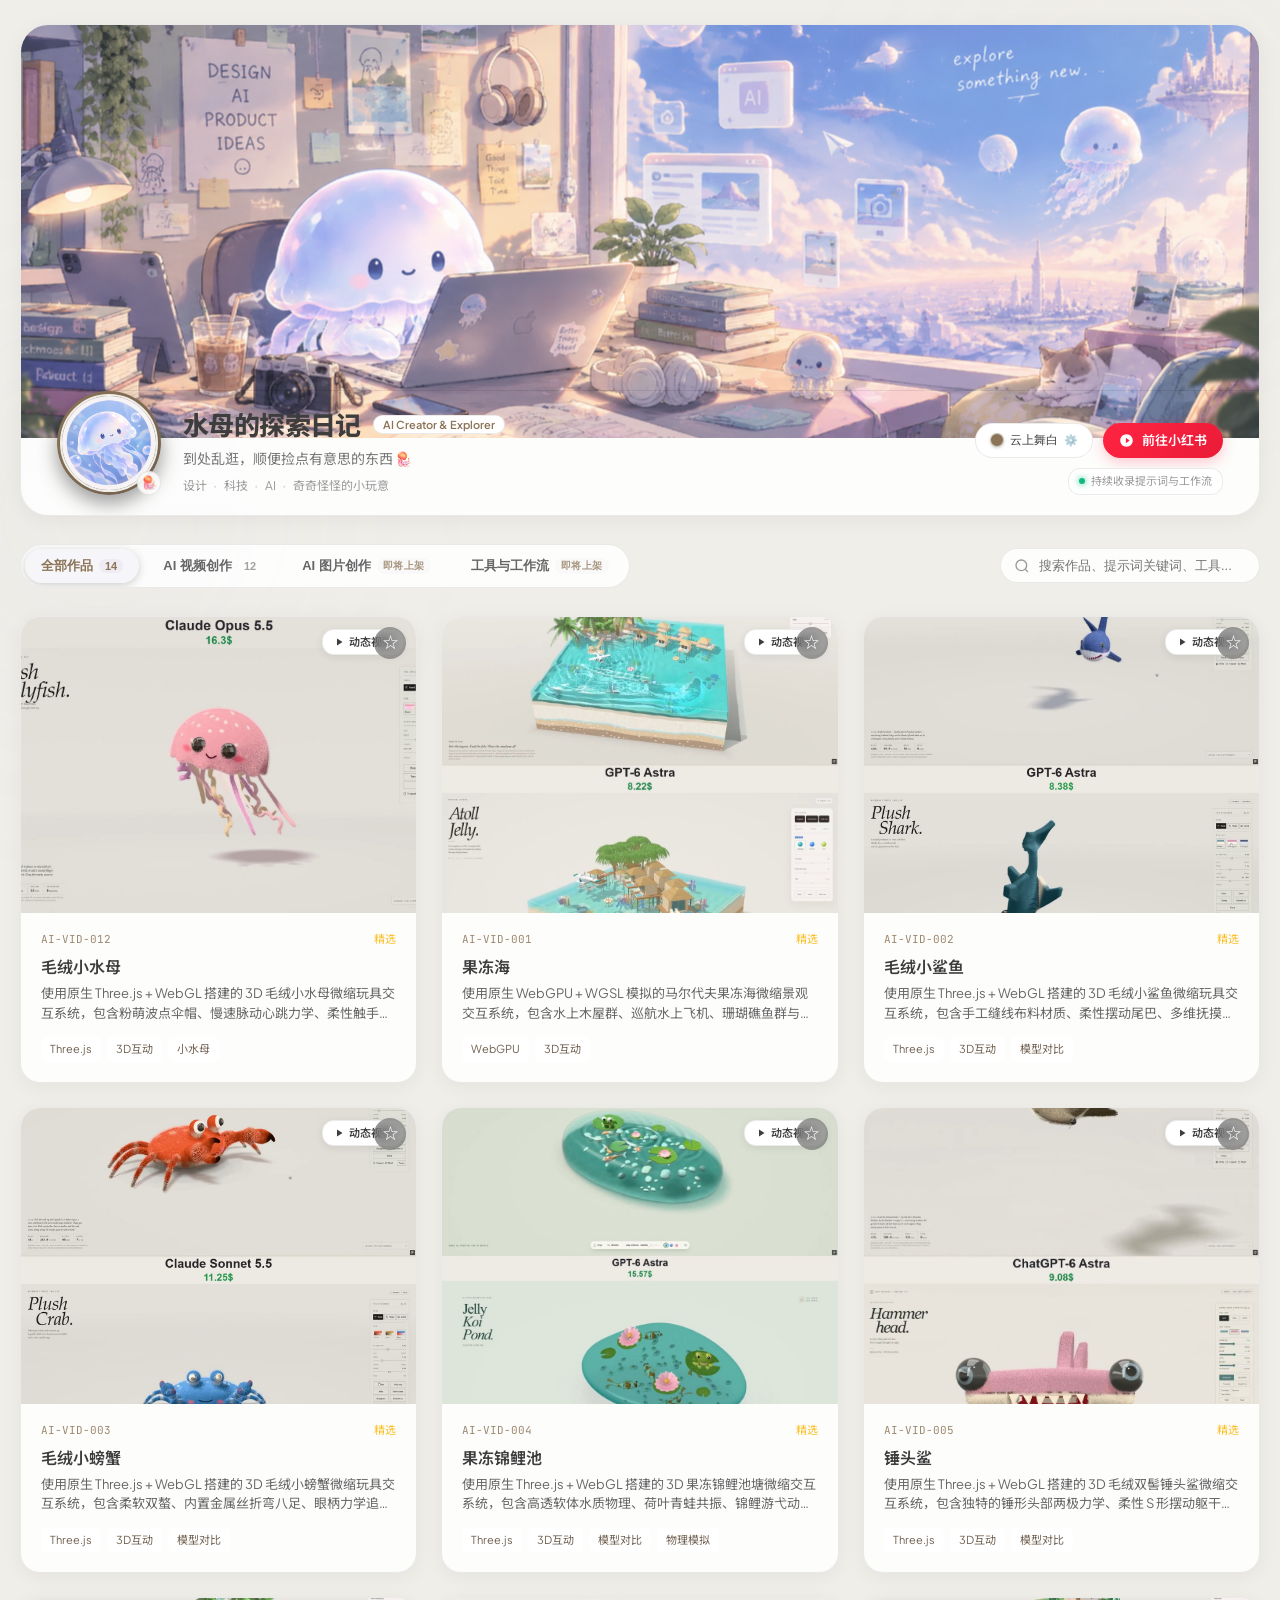
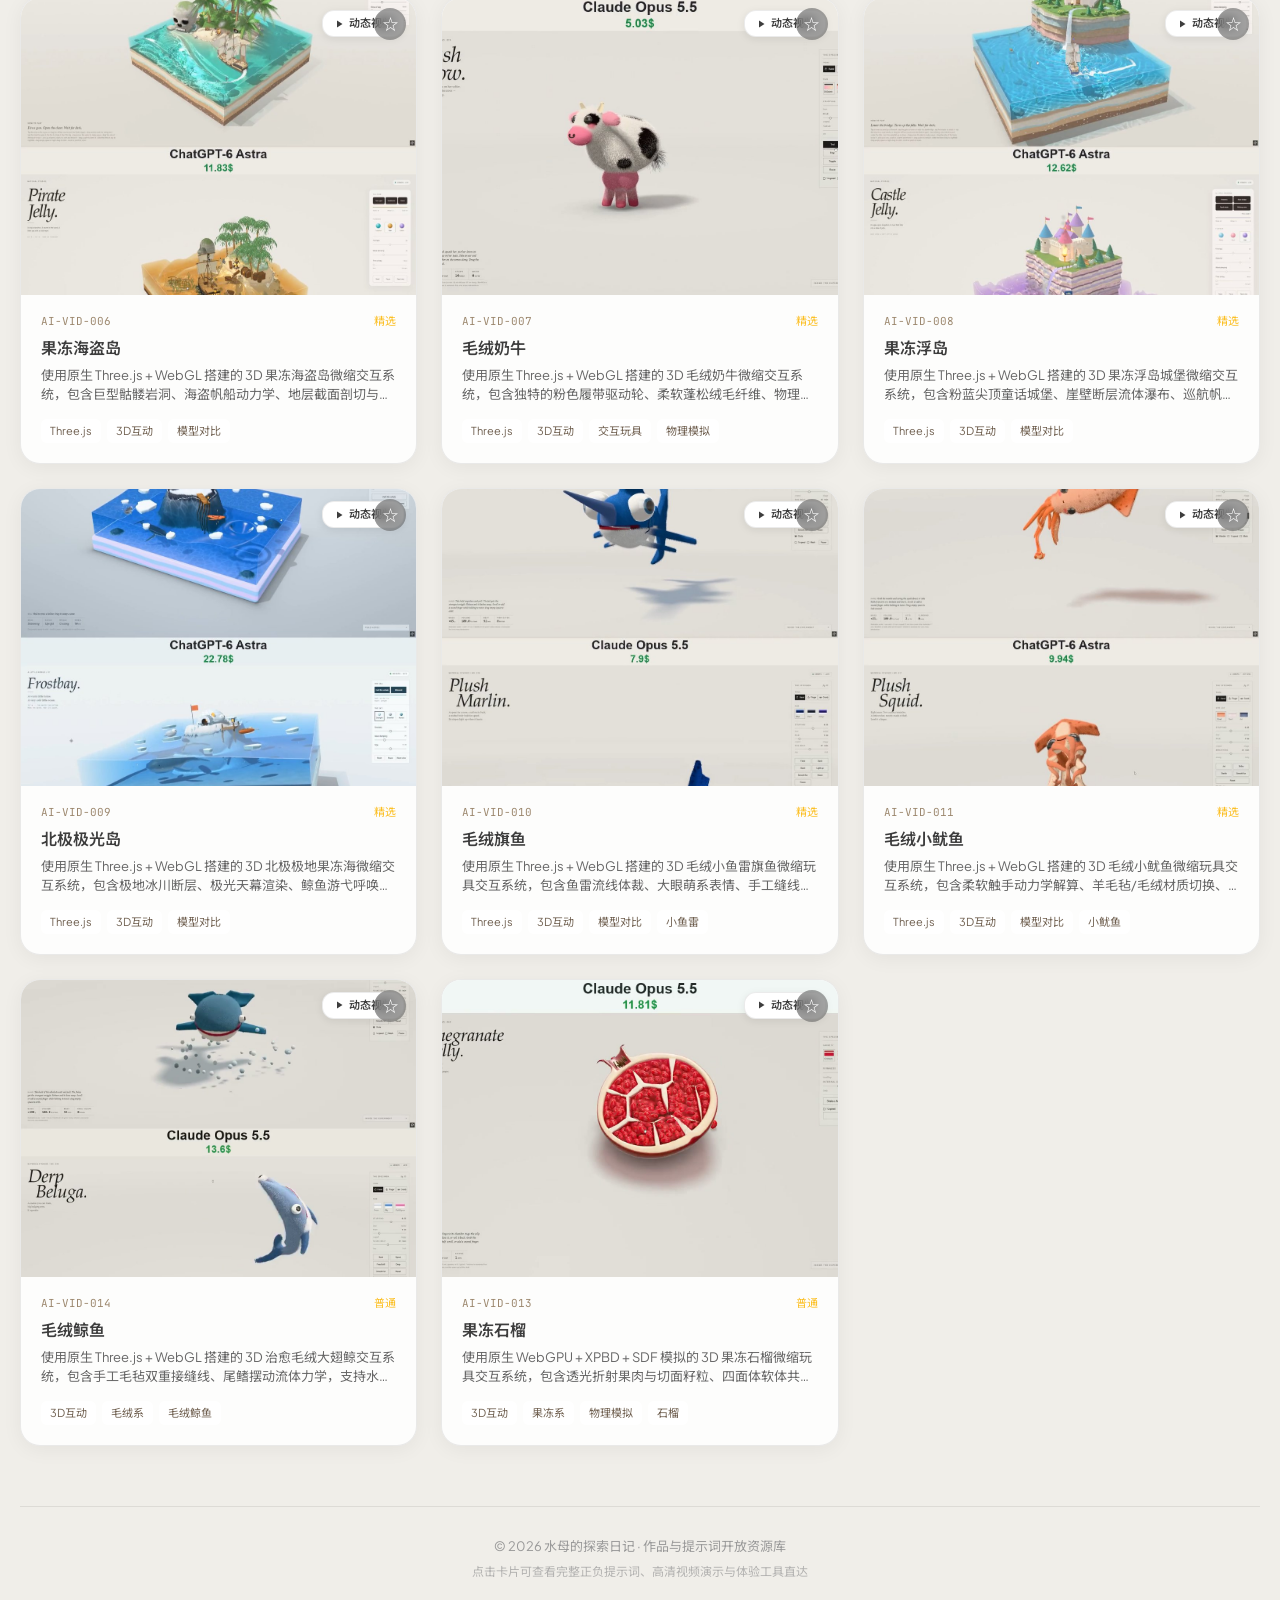
<file: public/preview.html>
<!DOCTYPE html>
<html lang="zh-CN">
<head>
  <meta charset="UTF-8">
  <meta name="viewport" content="width=device-width, initial-scale=1.0, maximum-scale=1.0, user-scalable=no">
  <title>水母的探索日记 · AI 创作资源库</title>
  <meta name="description" content="到处乱逛，顺便捡点有意思的东西 🪼 设计｜科技｜AI｜奇奇怪怪的小玩意">
  <link rel="icon" href="assets/avatar.png">
  <link rel="stylesheet" href="style.css?v=20261011_17">
  <link rel="preconnect" href="https://fonts.googleapis.com">
  <link rel="preconnect" href="https://fonts.gstatic.com" crossorigin>
  <link href="https://fonts.googleapis.com/css2?family=Plus+Jakarta+Sans:wght@400;500;600;700&family=Noto+Sans+SC:wght@400;500;600;700&family=JetBrains+Mono:wght@400;500&display=swap" rel="stylesheet">

<style id="preview-header-style">
.profile-card-refined {
  display: flex !important;
  justify-content: space-between !important;
  align-items: flex-end !important;
  gap: 24px !important;
  padding: 0 36px 20px !important;
  margin-top: -48px !important;
}
.profile-main-left {
  display: flex !important;
  align-items: flex-end !important;
  gap: 22px !important;
  flex: 1 !important;
  min-width: 0 !important;
}
.profile-main-left .avatar-wrapper {
  width: 104px !important;
  height: 104px !important;
  flex-shrink: 0 !important;
}
.profile-main-left .profile-info {
  display: flex !important;
  flex-direction: column !important;
  gap: 6px !important;
  min-width: 0 !important;
}
.profile-title-row {
  display: flex !important;
  align-items: center !important;
  gap: 12px !important;
  margin-bottom: 2px !important;
}
.profile-title-row .account-name {
  font-size: 26px !important;
  font-weight: 800 !important;
  letter-spacing: -0.6px !important;
  line-height: 1.15 !important;
}
.profile-title-row .account-tag {
  font-size: 11px !important;
  font-weight: 600 !important;
  padding: 3px 9px !important;
  border-radius: 20px !important;
  background: var(--surface) !important;
  color: var(--accent) !important;
  border: 1px solid var(--border) !important;
}
.bio-line-main {
  font-size: 14px !important;
  color: var(--text-secondary) !important;
  font-weight: 400 !important;
  margin: 0 !important;
}
.bio-tags-row {
  display: flex !important;
  align-items: center !important;
  gap: 6px !important;
  font-size: 12px !important;
  color: var(--text-muted) !important;
  margin-top: 2px !important;
}
.bio-chip-dot {
  opacity: 0.4 !important;
  font-weight: bold !important;
}
.profile-actions-right {
  display: flex !important;
  flex-direction: column !important;
  align-items: flex-end !important;
  gap: 10px !important;
  flex-shrink: 0 !important;
}
.actions-buttons-row {
  display: flex !important;
  align-items: center !important;
  gap: 10px !important;
}
.theme-trigger-btn {
  background: var(--surface) !important;
  border: 1px solid var(--border) !important;
  color: var(--text-primary) !important;
  padding: 8px 14px !important;
  border-radius: 20px !important;
  font-size: 12px !important;
  font-weight: 500 !important;
  cursor: pointer !important;
  display: inline-flex !important;
  align-items: center !important;
  gap: 6px !important;
  transition: all 0.2s ease !important;
  box-shadow: var(--shadow-sm) !important;
}
.theme-trigger-btn:hover {
  border-color: var(--border-hover) !important;
  transform: translateY(-1px) !important;
}
.btn-xhs {
  padding: 8px 16px !important;
  font-size: 13px !important;
  font-weight: 600 !important;
  border-radius: 20px !important;
  background: linear-gradient(135deg, #ff2442 0%, #ea1b37 100%) !important;
  box-shadow: 0 4px 14px rgba(255, 36, 66, 0.25) !important;
}
.stats-live-badge {
  display: inline-flex !important;
  align-items: center !important;
  gap: 6px !important;
  font-size: 11px !important;
  color: var(--text-muted) !important;
  padding: 4px 10px !important;
  background: var(--surface) !important;
  border: 1px solid var(--border) !important;
  border-radius: 12px !important;
}
.pulsing-dot {
  width: 6px !important;
  height: 6px !important;
  background: #10b981 !important;
  border-radius: 50% !important;
  box-shadow: 0 0 6px #10b981 !important;
  animation: pulse 2s infinite !important;
}
@keyframes pulse {
  0% { transform: scale(0.95); opacity: 0.8; }
  50% { transform: scale(1.3); opacity: 1; }
  100% { transform: scale(0.95); opacity: 0.8; }
}
@media (max-width: 768px) {
  .profile-card-refined {
    flex-direction: column !important;
    align-items: flex-start !important;
    gap: 18px !important;
    padding: 0 20px 16px !important;
    margin-top: -36px !important;
  }
  .profile-main-left {
    flex-direction: column !important;
    align-items: flex-start !important;
    gap: 14px !important;
  }
  .profile-actions-right {
    align-items: flex-start !important;
    width: 100% !important;
  }
  .actions-buttons-row {
    width: 100% !important;
  }
}
</style>

</head>
<body>
  <!-- 背景氛围光效 -->
  <div class="ambient-glow glow-1"></div>
  <div class="ambient-glow glow-2"></div>

  <!-- 主容器 -->
  <div class="app-container">
    
    <!-- 顶部 Banner 与 个人品牌区 -->
    <header class="hero-section">
      <div class="banner-wrapper" id="bannerWrapper">
        <div class="banner-3d-scene" id="banner3dScene">
          <img src="assets/banner.png" alt="梦幻水母创意工作室" class="banner-img" id="bannerImg">
          <div class="banner-overlay"></div>
        </div>
      </div>

      <div class="profile-card profile-card-refined">
        <!-- 左侧：创作者头像与身份信息 -->
        <div class="profile-main-left">
          <div class="avatar-wrapper">
            <img src="assets/avatar.png" alt="水母头像" class="avatar-img">
            <span class="online-badge" title="持续更新中">🪼</span>
          </div>

          <div class="profile-info">
            <div class="profile-title-row">
              <h1 class="account-name">水母的探索日记</h1>
              <span class="account-tag">AI Creator & Explorer</span>
            </div>
            
            <p class="bio-line-main">到处乱逛，顺便捡点有意思的东西 🪼</p>
            
            <div class="bio-tags-row">
              <span class="bio-chip">设计</span>
              <span class="bio-chip-dot">·</span>
              <span class="bio-chip">科技</span>
              <span class="bio-chip-dot">·</span>
              <span class="bio-chip">AI</span>
              <span class="bio-chip-dot">·</span>
              <span class="bio-chip">奇奇怪怪的小玩意</span>
            </div>
          </div>
        </div>

        <!-- 右侧：干净独立的行动操作区 -->
        <div class="profile-actions-right">
          <div class="actions-buttons-row">
            <button id="themeTriggerBtn" class="theme-trigger-btn" title="外观设置">
              <span id="themeTriggerDot" class="theme-trigger-dot"></span>
              <span id="themeTriggerLabel">外观设置</span>
              <span style="font-size: 11px; opacity: 0.6;">⚙️</span>
            </button>
            <a href="https://www.xiaohongshu.com/user/profile/5e966e0b000000000100b70e" target="_blank" rel="noopener noreferrer" class="btn btn-primary btn-xhs">
              <svg width="15" height="15" viewBox="0 0 24 24" fill="currentColor">
                <path d="M12 2C6.48 2 2 6.48 2 12s4.48 10 10 10 10-4.48 10-10S17.52 2 12 2zm-1 14.5v-9l6 4.5-6 4.5z"/>
              </svg>
              前往小红书
            </a>
          </div>
          <div class="stats-live-badge">
            <span class="pulsing-dot"></span>
            <span>持续收录提示词与工作流</span>
          </div>
        </div>
      </div>
    </header>

    <!-- 导航栏与筛选控制 -->
    <section class="controls-section">
      <div class="tabs-group" id="categoryTabs">
        <button class="tab-btn active" data-category="all">全部作品 <span class="count" id="countAll">0</span></button>
        <button class="tab-btn" data-category="video">AI 视频创作 <span class="count" id="countVideo">0</span></button>
        <button class="tab-btn" data-category="image">AI 图片创作 <span class="count" id="countImage">0</span></button>
        <button class="tab-btn" data-category="workflow">工具与工作流 <span class="count" id="countWorkflow">0</span></button>
      </div>

      <div class="search-wrap">
        <svg class="search-icon" width="16" height="16" viewBox="0 0 24 24" fill="none" stroke="currentColor" stroke-width="2">
          <circle cx="11" cy="11" r="8"></circle>
          <line x1="21" y1="21" x2="16.65" y2="16.65"></line>
        </svg>
        <input type="text" id="searchInput" placeholder="搜索作品、提示词关键词、工具..." autocomplete="off">
      </div>
    </section>

    <!-- 作品网格（对标 sael.net 交互卡片） -->
    <main class="grid-section">
      <div class="cards-grid" id="cardsGrid">
        <!-- 由 JavaScript 动态渲染作品卡片 -->
      </div>
      <div class="empty-state" id="emptyState" style="display: none;">
        <div class="empty-emoji">🫧</div>
        <p>没有找到相关作品，试试换个关键词吧</p>
      </div>
    </main>

    <!-- 极简页脚 -->
    <footer class="app-footer">
      <div class="footer-content">
        <p>© 2026 水母的探索日记 · 作品与提示词开放资源库</p>
        <p class="footer-tip">点击卡片可查看完整正负提示词、高清视频演示与体验工具直达</p>
      </div>
    </footer>
  </div>

  <!-- 整页作品详情视图（按四个区域专属排版） -->
  <div class="work-detail-view" id="workDetailView">
    <!-- 区域 4：左上角直接返回主页面 -->
    <header class="detail-nav-bar">
      <button class="detail-back-btn" id="detailBackBtn">
        <svg width="20" height="20" viewBox="0 0 24 24" fill="none" stroke="currentColor" stroke-width="2.2" stroke-linecap="round" stroke-linejoin="round">
          <line x1="19" y1="12" x2="5" y2="12"></line>
          <polyline points="12 19 5 12 12 5"></polyline>
        </svg>
        <span>返回主页</span>
      </button>
      <div class="detail-nav-title" id="detailNavTitle">作品详情</div>
    </header>

    <div class="detail-grid-layout" id="detailGridLayout">
      <!-- 动态插入：区域1（左侧视频）、区域2（右侧链接）、区域3（右侧提示词） -->
    </div>
  </div>

  <!-- ChatFlow 外观设置弹窗 (1:1 像素级还原) -->
  <div id="themeModalOverlay" class="chatflow-modal-overlay">
    <div class="chatflow-dialog">
      <!-- Header -->
      <div class="chatflow-dialog-header">
        <h3 class="chatflow-dialog-title">外观设置</h3>
        <button id="themeModalCloseBtn" class="chatflow-close-btn" aria-label="关闭">✕</button>
      </div>

      <!-- Mode Toggle Segmented Control (Pill Switcher) -->
      <div>
        <div class="chatflow-pill-container">
          <button id="modeLightBtn" class="chatflow-pill-btn" data-mode="light">
            <span style="font-size: 14px;">☀️</span>
            <span>浅色</span>
          </button>
          <button id="modeDarkBtn" class="chatflow-pill-btn" data-mode="dark">
            <span style="font-size: 14px;">🌙</span>
            <span>深色</span>
          </button>
          <button id="modeSystemBtn" class="chatflow-pill-btn" data-mode="system">
            <span style="font-size: 14px;">💻</span>
            <span>跟随系统</span>
          </button>
        </div>
      </div>

      <!-- 7大色调网格 -->
      <div id="chatflowThemesGrid" class="chatflow-themes-grid">
        <!-- 动态通过 JS 渲染 7 张主题卡片 -->
      </div>
    </div>
  </div>

  <!-- Toast 提示条 -->
  <div class="toast" id="toast">复制成功！</div>

  <script src="data.js?v=20261011_17"></script>
  <script src="app.js?v=20261011_17"></script>
</body>
</html>
</file>
<file: style.css>
/* ================= CHATFLOW 7 THEMES ================= */
/* 1. 云上舞白 (Pantone 2026 年度色 · cloud-dancer) */
    html[data-theme="cloud-dancer"][data-mode="light"], html[data-theme="cloud-dancer"]:not([data-mode]) {
      --primary: #8B7355; --accent: #8B7355; --accent-soft: rgba(139, 115, 85, 0.12);
      --bg: #F0EEE9; --surface: #FFFFFF; --surface-elevated: #FAFAF7; --surface-hover: #E8E6E1;
      --card-bg: rgba(255, 255, 255, 0.75); --border: rgba(0, 0, 0, 0.08); --border-subtle: rgba(0, 0, 0, 0.04);
      --text-primary: #3D3D3D; --text-secondary: #666666; --text-muted: #999999;
    }
    html[data-theme="cloud-dancer"][data-mode="dark"] {
      --primary: #C9A86C; --accent: #C9A86C; --accent-soft: rgba(201, 168, 108, 0.15);
      --bg: #1A1816; --surface: #24211E; --surface-elevated: #2E2A27; --surface-hover: #383430;
      --card-bg: #24211E; --border: #3A3530; --border-subtle: #2C2825;
      --text-primary: #F0EEE9; --text-secondary: #A8A29A; --text-muted: #78736B;
    }

    /* 2. 繁花如梦 (晨曦花境 · 夜阑幽梦 · blossom-dream) */
    html[data-theme="blossom-dream"][data-mode="light"], html[data-theme="blossom-dream"]:not([data-mode]) {
      --primary: #D4849A; --accent: #D4849A; --accent-soft: rgba(212, 132, 154, 0.12);
      --bg: #F5EDF2; --surface: #FFFFFF; --surface-elevated: #FAF4F8; --surface-hover: #EFE4EC;
      --card-bg: rgba(255, 255, 255, 0.75); --border: rgba(0, 0, 0, 0.08); --border-subtle: rgba(0, 0, 0, 0.04);
      --text-primary: #1E1A22; --text-secondary: #6B5E68; --text-muted: #9C8B97;
    }
    html[data-theme="blossom-dream"][data-mode="dark"] {
      --primary: #D19EBB; --accent: #D19EBB; --accent-soft: rgba(209, 158, 187, 0.15);
      --bg: #151316; --surface: #1E1A20; --surface-elevated: #28232A; --surface-hover: #332D36;
      --card-bg: #1E1A20; --border: #362E38; --border-subtle: #29232B;
      --text-primary: #F0EAF4; --text-secondary: #A89CAE; --text-muted: #786C7D;
    }

    /* 3. 刚玉蓝 (RAL 220 40 10 · corundum-blue) */
    html[data-theme="corundum-blue"][data-mode="light"], html[data-theme="corundum-blue"]:not([data-mode]) {
      --primary: #4A6670; --accent: #4A6670; --accent-soft: rgba(74, 102, 112, 0.12);
      --bg: #E8EEF0; --surface: #FFFFFF; --surface-elevated: #F8FAFB; --surface-hover: #DDE5E8;
      --card-bg: rgba(255, 255, 255, 0.75); --border: rgba(0, 0, 0, 0.08); --border-subtle: rgba(0, 0, 0, 0.04);
      --text-primary: #3D3D3D; --text-secondary: #5A6D74; --text-muted: #8B9EA5;
    }
    html[data-theme="corundum-blue"][data-mode="dark"] {
      --primary: #6A9AAA; --accent: #6A9AAA; --accent-soft: rgba(106, 154, 170, 0.15);
      --bg: #141A1C; --surface: #1C2428; --surface-elevated: #242F34; --surface-hover: #2D3A40;
      --card-bg: #1C2428; --border: #2E3C42; --border-subtle: #222E33;
      --text-primary: #E8EEF0; --text-secondary: #97A9B0; --text-muted: #6B7C82;
    }

    /* 4. 冰猕猴桃汁绿 (RAL 120 90 20 · kiwi-green) */
    html[data-theme="kiwi-green"][data-mode="light"], html[data-theme="kiwi-green"]:not([data-mode]) {
      --primary: #7A9A5C; --accent: #7A9A5C; --accent-soft: rgba(122, 154, 92, 0.12);
      --bg: #E8F0E4; --surface: #FFFFFF; --surface-elevated: #F8FAF6; --surface-hover: #DDE8D7;
      --card-bg: rgba(255, 255, 255, 0.75); --border: rgba(0, 0, 0, 0.08); --border-subtle: rgba(0, 0, 0, 0.04);
      --text-primary: #3D3D3D; --text-secondary: #5C6E4D; --text-muted: #8E9E80;
    }
    html[data-theme="kiwi-green"][data-mode="dark"] {
      --primary: #9ABA7C; --accent: #9ABA7C; --accent-soft: rgba(154, 186, 124, 0.15);
      --bg: #161A14; --surface: #1F241C; --surface-elevated: #283024; --surface-hover: #323C2D;
      --card-bg: #1F241C; --border: #323E2E; --border-subtle: #242E20;
      --text-primary: #E8F0E4; --text-secondary: #A0B096; --text-muted: #728268;
    }

    /* 5. 辛辣红 (RAL 030 40 40 · spicy-red) */
    html[data-theme="spicy-red"][data-mode="light"], html[data-theme="spicy-red"]:not([data-mode]) {
      --primary: #8B4049; --accent: #8B4049; --accent-soft: rgba(139, 64, 73, 0.12);
      --bg: #F0E8E8; --surface: #FFFFFF; --surface-elevated: #FAF6F6; --surface-hover: #E7DDDD;
      --card-bg: rgba(255, 255, 255, 0.75); --border: rgba(0, 0, 0, 0.08); --border-subtle: rgba(0, 0, 0, 0.04);
      --text-primary: #3D3D3D; --text-secondary: #745255; --text-muted: #A18184;
    }
    html[data-theme="spicy-red"][data-mode="dark"] {
      --primary: #C06068; --accent: #C06068; --accent-soft: rgba(192, 96, 104, 0.15);
      --bg: #1A1416; --surface: #241A1D; --surface-elevated: #302226; --surface-hover: #3C2B30;
      --card-bg: #241A1D; --border: #3E2B30; --border-subtle: #2D1F23;
      --text-primary: #F0E8E8; --text-secondary: #B0989B; --text-muted: #80686B;
    }

    /* 6. 明水鸭色 (RAL 180 80 10 · teal-water) */
    html[data-theme="teal-water"][data-mode="light"], html[data-theme="teal-water"]:not([data-mode]) {
      --primary: #5A8A8A; --accent: #5A8A8A; --accent-soft: rgba(90, 138, 138, 0.12);
      --bg: #E4F0F0; --surface: #FFFFFF; --surface-elevated: #F5FAFA; --surface-hover: #D7E8E8;
      --card-bg: rgba(255, 255, 255, 0.75); --border: rgba(0, 0, 0, 0.08); --border-subtle: rgba(0, 0, 0, 0.04);
      --text-primary: #3D3D3D; --text-secondary: #4D6D6D; --text-muted: #7E9D9D;
    }
    html[data-theme="teal-water"][data-mode="dark"] {
      --primary: #7ABAAA; --accent: #7ABAAA; --accent-soft: rgba(122, 186, 170, 0.15);
      --bg: #121A1A; --surface: #192424; --surface-elevated: #213030; --surface-hover: #2A3C3C;
      --card-bg: #192424; --border: #2A3C3C; --border-subtle: #1E2C2C;
      --text-primary: #E4F0F0; --text-secondary: #94B4B4; --text-muted: #668484;
    }

    /* 7. Geist (Vercel · 极简黑白 · geist) */
    html[data-theme="geist"][data-mode="light"], html[data-theme="geist"]:not([data-mode]) {
      --primary: #444444; --accent: #444444; --accent-soft: rgba(0, 0, 0, 0.08);
      --bg: #FFFFFF; --surface: #FAFAFA; --surface-elevated: #F5F5F5; --surface-hover: #EEEEEE;
      --card-bg: #FFFFFF; --border: #E5E5E5; --border-subtle: #F0F0F0;
      --text-primary: #111111; --text-secondary: #555555; --text-muted: #888888;
    }
    html[data-theme="geist"][data-mode="dark"] {
      --primary: #EDEDED; --accent: #EDEDED; --accent-soft: rgba(255, 255, 255, 0.15);
      --bg: #1A1A1A; --surface: #222222; --surface-elevated: #2A2A2A; --surface-hover: #333333;
      --card-bg: #222222; --border: #333333; --border-subtle: #282828;
      --text-primary: #EDEDED; --text-secondary: #A1A1A1; --text-muted: #707070;
    }

/* ==========================================================================
   ChatFlow Design System Bridge
   ========================================================================== */
html[data-theme] {
  --bg-main: var(--bg);
  --bg-primary: var(--bg);
  --bg-surface: var(--surface);
  --bg-surface-elevated: var(--surface-elevated);
  --bg-surface-hover: var(--surface-hover);
  --bg-card: var(--card-bg, var(--surface));
  --bg-card-hover: var(--surface-hover);
  --border-subtle: var(--border);
  --border-medium: var(--border);
  --border-hover: var(--accent);
  --border-focus: var(--accent);
  --accent-color: var(--accent);
  --accent-soft: var(--accent-soft);
  --text-primary: var(--text-primary);
  --text-secondary: var(--text-secondary);
  --text-muted: var(--text-muted);
}

html[data-mode="dark"] .work-detail-view,
html[data-mode="light"] .work-detail-view {
  background: var(--bg-main) !important;
}

html[data-mode="light"] .work-card {
  box-shadow: 0 4px 20px rgba(0, 0, 0, 0.05);
}

html[data-mode="dark"] .work-card {
  box-shadow: 0 4px 20px rgba(0, 0, 0, 0.4);
}


:root {
  --bg-main: var(--bg-base, #0c0d12);
  --bg-card: var(--card-bg, rgba(22, 24, 34, 0.75));
  --bg-card-hover: var(--surface-hover, rgba(30, 33, 48, 0.9));
  --bg-surface: var(--surface, rgba(255, 255, 255, 0.04));
  --border-subtle: var(--border, rgba(255, 255, 255, 0.08));
  --border-hover: var(--accent-subtle, rgba(217, 212, 229, 0.35));
  
  /* 莫兰迪蓝紫色系规范 */
  --morandi-purple: #D9D4E5;   /* 雾霭紫 */
  --morandi-blue: #B8C5D4;     /* 灰蓝 */
  --morandi-bg-warm: #E8E3DC;  /* 暖灰白 */
  --morandi-green: #A8B5AE;    /* 鼠尾草绿 */
  --morandi-pink: #C9B4B8;     /* 灰粉 */
  --morandi-dark: #666779;     /* 深灰紫 */

  --text-primary: var(--text-primary, #f5f5f7);
  --text-secondary: var(--text-secondary, #9da3b4);
  --text-muted: var(--text-muted, #6b7280);
  
  --radius-sm: 8px;
  --radius-md: 14px;
  --radius-lg: 20px;
  --radius-xl: 28px;
  
  --shadow-card: 0 10px 30px -10px rgba(0, 0, 0, 0.5);
  --shadow-hover: 0 20px 40px -15px rgba(184, 197, 212, 0.15);
  --transition: all 0.28s cubic-bezier(0.2, 0.8, 0.2, 1);
}

* {
  box-sizing: border-box;
  margin: 0;
  padding: 0;
  -webkit-tap-highlight-color: transparent;
}

body {
  background-color: var(--bg-main);
  color: var(--text-primary);
  font-family: 'Plus Jakarta Sans', 'Noto Sans SC', -apple-system, sans-serif;
  min-height: 100vh;
  position: relative;
  overflow-x: hidden;
  line-height: 1.5;
}

/* 柔和环境光晕 */
.ambient-glow {
  position: fixed;
  border-radius: 50%;
  filter: blur(120px);
  pointer-events: none;
  z-index: 0;
  opacity: 0.35;
}

.glow-1 {
  width: 500px;
  height: 500px;
  background: radial-gradient(circle, rgba(217, 212, 229, 0.25) 0%, transparent 70%);
  top: -100px;
  right: -100px;
}

.glow-2 {
  width: 600px;
  height: 600px;
  background: radial-gradient(circle, rgba(184, 197, 212, 0.2) 0%, transparent 70%);
  bottom: 10%;
  left: -200px;
}

.app-container {
  max-width: 1360px;
  margin: 0 auto;
  padding: 24px 20px 60px;
  position: relative;
  z-index: 1;
}

/* 顶部 Banner 英雄区 */
.hero-section {
  position: relative;
  background: var(--bg-card);
  border: 1px solid var(--border-subtle);
  border-radius: var(--radius-xl);
  overflow: hidden;
  margin-bottom: 28px;
  backdrop-filter: blur(20px);
  box-shadow: var(--shadow-card);
  perspective: 1400px;
  perspective-origin: 50% 50%;
}

.banner-wrapper {
  position: relative;
  width: 100%;
  aspect-ratio: 2172 / 724; /* 精确锁定原图 3:1 比例 */
  overflow: hidden;
  background: transparent; /* 消除背景黑底，与主题浑然一体 */
  transform-style: preserve-3d;
  cursor: grab;
}

.banner-3d-scene {
  position: relative;
  width: 100%;
  height: 100%;
  transform-style: preserve-3d;
  will-change: transform;
}

.banner-img {
  width: 100%;
  height: 100%;
  position: absolute;
  top: 0;
  left: 0;
  object-fit: cover; /* 满铺填充满整个 3:1 容器，上下左右完全贴合，不留一丝黑边 */
  object-position: center center;
  display: block;
  will-change: transform;
}

.banner-overlay {
  position: absolute;
  inset: 0;
  background: linear-gradient(180deg, rgba(12, 13, 18, 0.0) 0%, rgba(12, 13, 18, 0.05) 80%, rgba(12, 13, 18, 0.35) 100%);
  pointer-events: none;
}

/* 4. 绿色框独立范围：完全脱离上图交叉，独立卡片呼吸感 */
.profile-card {
  position: relative;
  margin-top: 0; /* 3. 头像与整块内容下移，不再叠在背景图上 */
  padding: 24px 32px 26px;
  display: flex;
  align-items: center;
  justify-content: space-between; /* 1. 操作区向右推移两端对齐 */
  gap: 24px;
  border-top: 1px solid var(--border-subtle);
}

.profile-card-left {
  display: flex;
  align-items: center;
  gap: 20px;
}

.avatar-wrapper {
  position: relative;
  width: 82px;
  height: 82px;
  flex-shrink: 0;
  border-radius: 50%;
  padding: 3px;
  background: linear-gradient(135deg, var(--morandi-purple), var(--morandi-blue));
  box-shadow: 0 8px 20px rgba(0, 0, 0, 0.4);
}

.avatar-img {
  width: 100%;
  height: 100%;
  object-fit: cover;
  border-radius: 50%;
  background: #000;
  border: 2px solid var(--bg-main);
}

.online-badge {
  position: absolute;
  bottom: 0px;
  right: 0px;
  width: 24px;
  height: 24px;
  background: var(--bg-card);
  border: 1.5px solid var(--border-subtle);
  border-radius: 50%;
  display: flex;
  align-items: center;
  justify-content: center;
  font-size: 13px;
  backdrop-filter: blur(8px);
}

/* 2. 蓝色框信息区域 */
.profile-info {
  display: flex;
  flex-direction: column;
  gap: 4px;
}

.profile-title-row {
  display: flex;
  align-items: center;
  gap: 10px;
}

.account-name {
  font-size: 22px;
  font-weight: 700;
  letter-spacing: -0.3px;
  color: var(--text-primary);
  margin: 0;
  line-height: 1.2;
}

.account-tag {
  font-size: 11px;
  font-weight: 600;
  padding: 3px 8px;
  border-radius: 12px;
  background: rgba(217, 212, 229, 0.12);
  color: var(--morandi-purple);
  border: 1px solid rgba(217, 212, 229, 0.25);
  line-height: 1;
}

.profile-bio {
  margin: 0;
}

.bio-line-main {
  font-size: 13.5px;
  color: var(--text-primary);
  font-weight: 450;
  margin: 0 0 2px 0;
  opacity: 0.9;
}

.bio-line-sub {
  font-size: 12px;
  color: var(--text-secondary);
  margin: 0;
}

/* 1. 红色框按钮操作区：右对齐 */
.profile-actions {
  display: flex;
  flex-direction: column;
  align-items: flex-end;
  gap: 10px;
}

.profile-buttons-row {
  display: flex;
  align-items: center;
  gap: 12px;
}

.btn {
  display: inline-flex;
  align-items: center;
  gap: 8px;
  padding: 9px 18px;
  border-radius: 24px;
  font-size: 14px;
  font-weight: 600;
  text-decoration: none;
  cursor: pointer;
  transition: var(--transition);
  border: none;
}

.btn-primary {
  background: linear-gradient(135deg, #ff2442 0%, #e01f3a 100%);
  color: #fff;
  box-shadow: 0 4px 16px rgba(255, 36, 66, 0.3);
}

.btn-primary:hover {
  transform: translateY(-2px);
  box-shadow: 0 6px 20px rgba(255, 36, 66, 0.45);
}

.stats-pill {
  font-size: 13px;
  color: var(--morandi-blue);
  background: rgba(184, 197, 212, 0.08);
  padding: 6px 14px;
  border-radius: 20px;
  display: flex;
  align-items: center;
  gap: 8px;
  border: 1px solid rgba(184, 197, 212, 0.15);
}

.stats-pill .dot {
  width: 6px;
  height: 6px;
  background: #10b981;
  border-radius: 50%;
  box-shadow: 0 0 8px #10b981;
}

/* 控制栏：分类筛选 + 搜索 */
.controls-section {
  display: flex;
  align-items: center;
  justify-content: space-between;
  gap: 16px;
  margin-bottom: 28px;
  flex-wrap: wrap;
}

.tabs-group {
  display: flex;
  align-items: center;
  gap: 8px;
  background: var(--bg-card);
  padding: 4px;
  border-radius: 30px;
  border: 1px solid var(--border-subtle);
  overflow-x: auto;
  max-width: 100%;
}

.tab-btn {
  background: transparent;
  border: none;
  color: var(--text-secondary);
  font-size: 13px;
  font-weight: 600;
  padding: 8px 16px;
  border-radius: 20px;
  cursor: pointer;
  transition: var(--transition);
  white-space: nowrap;
  display: flex;
  align-items: center;
  gap: 6px;
}

.tab-btn .count {
  font-size: 11px;
  opacity: 0.6;
  background: rgba(255, 255, 255, 0.1);
  padding: 1px 6px;
  border-radius: 10px;
}

.tab-btn .count.count-empty {
  font-size: 10px;
  opacity: 0.75;
  background: rgba(217, 212, 229, 0.15);
  color: var(--morandi-purple);
  padding: 1px 6px;
  letter-spacing: 0.5px;
}

.commercial-trigger-btn {
  display: inline-flex;
  align-items: center;
  gap: 6px;
  padding: 8px 14px;
  border-radius: 20px;
  border: 1px solid rgba(217, 212, 229, 0.25);
  background: rgba(217, 212, 229, 0.08);
  color: var(--text-primary);
  font-size: 13px;
  font-weight: 600;
  cursor: pointer;
  transition: var(--transition);
}

.commercial-trigger-btn:hover {
  background: rgba(217, 212, 229, 0.18);
  border-color: var(--morandi-purple);
  transform: translateY(-1px);
  box-shadow: 0 4px 12px rgba(0, 0, 0, 0.15);
}

/* 顶部认证操作区 */
.auth-trigger-wrap {
  display: inline-flex;
  align-items: center;
}

.auth-trigger-btn {
  display: inline-flex;
  align-items: center;
  gap: 6px;
  padding: 8px 15px;
  border-radius: 20px;
  border: 1px solid var(--theme-primary, var(--morandi-purple));
  background: var(--theme-gradient, linear-gradient(135deg, rgba(217, 212, 229, 0.22), rgba(184, 197, 212, 0.15)));
  color: var(--text-primary);
  font-size: 13px;
  font-weight: 600;
  cursor: pointer;
  backdrop-filter: blur(8px);
  -webkit-backdrop-filter: blur(8px);
  transition: var(--transition);
  box-shadow: 0 2px 10px rgba(0, 0, 0, 0.08);
}

.auth-trigger-btn:hover {
  transform: translateY(-1px);
  box-shadow: 0 6px 16px rgba(0, 0, 0, 0.18);
  filter: brightness(1.08);
}

.user-profile-badge {
  display: inline-flex;
  align-items: center;
  gap: 8px;
  padding: 6px 14px;
  border-radius: 20px;
  border: 1px solid rgba(217, 212, 229, 0.3);
  background: var(--bg-surface);
  backdrop-filter: blur(12px);
  -webkit-backdrop-filter: blur(12px);
  font-size: 13px;
  color: var(--text-primary);
  box-shadow: 0 4px 14px rgba(0, 0, 0, 0.1);
}

.user-profile-badge.hidden {
  display: none !important;
}

.user-avatar-dot {
  width: 8px;
  height: 8px;
  border-radius: 50%;
  background: var(--theme-primary, var(--morandi-purple));
  box-shadow: 0 0 8px var(--theme-primary, var(--morandi-purple));
}

.user-name-text {
  font-weight: 600;
  max-width: 110px;
  overflow: hidden;
  text-overflow: ellipsis;
  white-space: nowrap;
}

.user-role-tag {
  font-size: 11px;
  padding: 2px 8px;
  border-radius: 10px;
  background: rgba(217, 212, 229, 0.2);
  color: var(--morandi-purple);
  font-weight: 600;
  letter-spacing: 0.3px;
}

.user-role-tag.pro {
  background: linear-gradient(135deg, rgba(234, 179, 8, 0.25), rgba(245, 158, 11, 0.2));
  color: #fbbf24;
  border: 1px solid rgba(245, 158, 11, 0.4);
}

.user-role-tag.admin {
  background: linear-gradient(135deg, rgba(236, 72, 153, 0.25), rgba(168, 85, 247, 0.2));
  color: #f472b6;
  border: 1px solid rgba(236, 72, 153, 0.4);
}

.logout-mini-btn {
  background: none;
  border: none;
  color: var(--text-secondary);
  font-size: 12px;
  cursor: pointer;
  padding: 2px 4px;
  margin-left: 2px;
  border-radius: 4px;
  transition: var(--transition);
}

.logout-mini-btn:hover {
  color: #ef4444;
  background: rgba(239, 68, 68, 0.1);
}

.tab-btn:hover {
  color: var(--text-primary);
}

.tab-btn.active {
  background: rgba(217, 212, 229, 0.18);
  color: var(--morandi-purple);
  box-shadow: 0 2px 10px rgba(0, 0, 0, 0.2);
}

.tab-btn.active .count {
  background: rgba(217, 212, 229, 0.3);
  opacity: 1;
}

.search-wrap {
  position: relative;
  min-width: 260px;
}

.search-icon {
  position: absolute;
  left: 14px;
  top: 50%;
  transform: translateY(-50%);
  color: var(--text-muted);
  pointer-events: none;
}

#searchInput {
  width: 100%;
  background: var(--bg-card);
  border: 1px solid var(--border-subtle);
  color: var(--text-primary);
  font-size: 13px;
  padding: 9px 16px 9px 38px;
  border-radius: 24px;
  outline: none;
  transition: var(--transition);
}

#searchInput:focus {
  border-color: var(--border-hover);
  background: var(--bg-card-hover);
  box-shadow: 0 0 15px rgba(217, 212, 229, 0.1);
}

/* 作品网格卡片（sael.net 交互范式） */
.cards-grid {
  display: grid;
  grid-template-columns: repeat(auto-fill, minmax(380px, 1fr));
  gap: 24px;
}

.work-card {
  background: var(--bg-card);
  border: 1px solid var(--border-subtle);
  border-radius: var(--radius-lg);
  overflow: hidden;
  cursor: pointer;
  transition: var(--transition);
  position: relative;
  display: flex;
  flex-direction: column;
  backdrop-filter: blur(12px);
}

.work-card:hover {
  transform: translateY(-4px);
  border-color: var(--border-hover);
  box-shadow: var(--shadow-hover);
}

.card-media-wrap {
  position: relative;
  width: 100%;
  aspect-ratio: 16 / 12;
  overflow: hidden;
  background: #000;
}

.card-cover {
  width: 100%;
  height: 100%;
  object-fit: cover;
  transition: transform 0.6s ease;
}

.work-card:hover .card-cover {
  transform: scale(1.04);
}

.card-video-preview {
  position: absolute;
  inset: 0;
  width: 100%;
  height: 100%;
  object-fit: cover;
  opacity: 0;
  transition: opacity 0.3s ease;
  pointer-events: none;
}

.work-card.has-video:hover .card-video-preview {
  opacity: 1;
}

.media-badge {
  position: absolute;
  top: 12px;
  right: 12px;
  background: var(--surface);
  backdrop-filter: blur(12px);
  color: var(--text-primary);
  font-size: 11px;
  font-weight: 600;
  padding: 4px 10px;
  border-radius: 12px;
  display: flex;
  align-items: center;
  gap: 4px;
  border: 1px solid var(--border);
  box-shadow: 0 2px 8px rgba(0, 0, 0, 0.08);
  z-index: 2;
  transition: var(--transition);
}

.card-content {
  padding: 18px 20px 20px;
  display: flex;
  flex-direction: column;
  flex: 1;
}

.card-meta-row {
  display: flex;
  align-items: center;
  justify-content: space-between;
  margin-bottom: 8px;
}

.card-id {
  font-family: 'JetBrains Mono', monospace;
  font-size: 11px;
  color: var(--morandi-purple);
  opacity: 0.85;
}

.card-rec {
  font-size: 11px;
  color: #fbbf24;
}

.card-title {
  font-size: 16px;
  font-weight: 600;
  margin-bottom: 6px;
  color: var(--text-primary);
  line-height: 1.4;
}

.card-desc {
  font-size: 13px;
  color: var(--text-secondary);
  line-height: 1.5;
  margin-bottom: 14px;
  display: -webkit-box;
  -webkit-line-clamp: 2;
  -webkit-box-orient: vertical;
  overflow: hidden;
}

.card-tags {
  display: flex;
  flex-wrap: wrap;
  gap: 6px;
  margin-top: auto;
}

.tag-chip {
  font-size: 11px;
  padding: 3px 8px;
  border-radius: 6px;
  background: var(--bg-surface);
  color: var(--morandi-blue);
  border: 1px solid rgba(255, 255, 255, 0.05);
}

/* 空状态 */
.empty-state {
  text-align: center;
  padding: 80px 20px;
  color: var(--text-muted);
}

.empty-emoji {
  font-size: 42px;
  margin-bottom: 12px;
}

/* 整页作品详情视图（按四个区域专属排版） */
.work-detail-view {
  position: fixed;
  inset: 0;
  z-index: 200;
  background-color: #0b0d12 !important;
  background-image: 
    linear-gradient(180deg, rgba(11, 13, 18, 0.88) 0%, rgba(11, 13, 18, 0.94) 100%),
    url('assets/banner.png') !important;
  background-size: cover !important;
  background-position: center top !important;
  background-attachment: fixed !important;
  overflow-y: auto;
  opacity: 0;
  pointer-events: none;
  transition: opacity 0.25s ease, transform 0.25s ease;
  transform: translateY(12px);
  display: flex;
  flex-direction: column;
}

.work-detail-view.active {
  opacity: 1;
  pointer-events: auto;
  transform: translateY(0);
}

/* 区域 4：左上角返回主页导航栏 */
.detail-nav-bar {
  position: sticky;
  top: 0;
  z-index: 50;
  display: flex;
  align-items: center;
  justify-content: space-between;
  padding: 16px 36px;
  background: rgba(11, 13, 18, 0.85);
  backdrop-filter: blur(16px);
  border-bottom: 1px solid var(--border-subtle);
}

.detail-back-btn {
  display: inline-flex;
  align-items: center;
  gap: 10px;
  background: rgba(255, 255, 255, 0.06);
  border: 1px solid var(--border-subtle);
  color: var(--text-primary);
  font-size: 14px;
  font-weight: 600;
  padding: 10px 18px;
  border-radius: 24px;
  cursor: pointer;
  transition: var(--transition);
}

.detail-back-btn:hover {
  background: rgba(255, 255, 255, 0.12);
  border-color: var(--morandi-purple);
  color: var(--morandi-purple);
  transform: translateX(-3px);
}

.detail-nav-title {
  font-size: 15px;
  font-weight: 500;
  color: var(--text-muted);
}

/* 详情页主体网格（左右分栏 / 大屏宽屏） */
.detail-grid-layout {
  max-width: 1560px;
  width: 100%;
  margin: 0 auto;
  padding: 32px 36px 64px;
  display: grid;
  grid-template-columns: minmax(560px, 1.25fr) minmax(420px, 1fr);
  gap: 36px;
  align-items: start;
}

/* 区域 1：展示作品的视频/画面 */
.detail-area-video {
  display: flex;
  flex-direction: column;
  gap: 16px;
}

.detail-video-card {
  position: relative;
  background: #000;
  border-radius: var(--radius-lg);
  overflow: hidden;
  border: 1px solid var(--border-subtle);
  box-shadow: 0 20px 40px rgba(0, 0, 0, 0.6);
}

.detail-video-card video {
  width: 100%;
  max-height: 720px;
  object-fit: contain;
  display: block;
}

.detail-video-card img {
  width: 100%;
  max-height: 720px;
  object-fit: contain;
  display: block;
}

.detail-work-intro {
  padding: 8px 4px;
}

.detail-work-id-badge {
  display: inline-flex;
  align-items: center;
  gap: 8px;
  font-size: 12px;
  color: var(--text-muted);
  margin-bottom: 8px;
}

.detail-work-title {
  font-size: 26px;
  font-weight: 700;
  line-height: 1.35;
  margin-bottom: 12px;
  color: #fff;
}

.detail-work-desc {
  font-size: 15px;
  line-height: 1.65;
  color: var(--text-secondary);
}

/* 详情右侧侧边栏：区域 2（链接区） + 区域 3（提示词区） */
.detail-area-sidebar {
  display: flex;
  flex-direction: column;
  gap: 24px;
}

/* 区域 2：展示那个链接（体验链接、小红书原帖） */
.detail-area-links {
  background: var(--bg-card);
  border: 1px solid var(--border-subtle);
  border-radius: var(--radius-md);
  padding: 20px;
}

.detail-section-label {
  display: flex;
  align-items: center;
  gap: 8px;
  font-size: 13px;
  font-weight: 600;
  text-transform: uppercase;
  letter-spacing: 0.05em;
  color: var(--morandi-purple);
  margin-bottom: 14px;
}

.detail-links-group {
  display: flex;
  flex-direction: column;
  gap: 10px;
}

.detail-action-link {
  display: flex;
  align-items: center;
  justify-content: space-between;
  padding: 13px 18px;
  border-radius: var(--radius-sm);
  text-decoration: none;
  font-size: 14px;
  font-weight: 600;
  transition: var(--transition);
}

.detail-action-link.primary,
.detail-action-link.secondary {
  background: var(--surface-hover);
  border: 1px solid var(--border);
  color: var(--text-primary);
}

.detail-action-link.primary:hover,
.detail-action-link.secondary:hover {
  background: var(--surface);
  border-color: var(--text-muted);
  transform: translateY(-2px);
  box-shadow: 0 6px 16px rgba(0, 0, 0, 0.1);
}

.detail-action-link.xhs {
  background: rgba(255, 36, 66, 0.08);
  border: 1px solid rgba(255, 36, 66, 0.25);
  color: #ff5066;
}

.detail-action-link.xhs:hover {
  background: rgba(255, 36, 66, 0.16);
  border-color: #ff5066;
  transform: translateY(-2px);
}

/* 区域 3：展示提示词（完整PROMPT + 一键复制） */
.detail-area-prompt {
  background: var(--bg-card);
  border: 1px solid var(--border-subtle);
  border-radius: var(--radius-md);
  padding: 20px;
}

/* 提示词语言切换标签 */
.prompt-lang-tabs {
  display: inline-flex;
  background: rgba(255, 255, 255, 0.05);
  border: 1px solid var(--border-subtle);
  border-radius: 18px;
  padding: 2px;
  gap: 2px;
}

.prompt-lang-btn {
  background: transparent;
  border: none;
  color: var(--text-muted);
  font-size: 11px;
  font-weight: 600;
  padding: 4px 10px;
  border-radius: 14px;
  cursor: pointer;
  transition: var(--transition);
}

.prompt-lang-btn.active {
  background: var(--morandi-purple);
  color: #0b0c10;
  font-weight: 700;
}

.prompt-lang-btn:hover:not(.active) {
  color: var(--text-primary);
}

.prompt-box-header {
  display: flex;
  align-items: center;
  justify-content: space-between;
  margin-bottom: 12px;
  flex-wrap: wrap;
  gap: 10px;
}

.prompt-box-title {
  font-size: 13px;
  font-weight: 600;
  text-transform: uppercase;
  letter-spacing: 0.05em;
  color: var(--morandi-blue);
  display: flex;
  align-items: center;
  gap: 8px;
}

.btn-copy-code {
  display: inline-flex;
  align-items: center;
  gap: 6px;
  background: rgba(255, 255, 255, 0.08);
  border: 1px solid var(--border-subtle);
  color: var(--text-primary);
  font-size: 12px;
  font-weight: 600;
  padding: 6px 12px;
  border-radius: 16px;
  cursor: pointer;
  transition: var(--transition);
}

.btn-copy-code:hover {
  background: rgba(255, 255, 255, 0.16);
  border-color: var(--morandi-purple);
  color: var(--morandi-purple);
}

.prompt-code-wrap {
  background: var(--surface);
  border: 1px solid var(--border);
  border-radius: var(--radius-sm);
  padding: 16px;
  max-height: 480px;
  overflow-y: auto;
  font-family: 'JetBrains Mono', 'Fira Code', Consolas, monospace;
  font-size: 13px;
  line-height: 1.6;
  color: var(--text-primary);
  white-space: pre-wrap;
  word-break: break-word;
  transition: var(--transition);
}

/* 响应式适配：移动端单列堆叠 */
@media (max-width: 960px) {
  .detail-grid-layout {
    grid-template-columns: 1fr;
    padding: 20px 16px 48px;
    gap: 24px;
  }
  .detail-nav-bar {
    padding: 12px 16px;
  }
  .detail-work-title {
    font-size: 20px;
  }
}
  margin-bottom: 24px;
}

.detail-section-title {
  font-size: 14px;
  font-weight: 700;
  color: var(--morandi-purple);
  text-transform: uppercase;
  letter-spacing: 0.5px;
  margin-bottom: 12px;
  display: flex;
  align-items: center;
  justify-content: space-between;
}

.prompt-box {
  background: #090a0d;
  border: 1px solid var(--border-subtle);
  border-radius: var(--radius-md);
  padding: 16px;
  margin-bottom: 24px;
  position: relative;
}

.prompt-text {
  font-family: 'JetBrains Mono', monospace;
  font-size: 13px;
  color: #e2e8f0;
  line-height: 1.6;
  white-space: pre-wrap;
  word-break: break-all;
}

.copy-btn {
  background: rgba(217, 212, 229, 0.15);
  border: 1px solid rgba(217, 212, 229, 0.3);
  color: var(--morandi-purple);
  padding: 6px 14px;
  border-radius: 8px;
  font-size: 12px;
  font-weight: 600;
  cursor: pointer;
  transition: var(--transition);
  display: inline-flex;
  align-items: center;
  gap: 6px;
}

.copy-btn:hover {
  background: var(--morandi-purple);
  color: #0c0d12;
}

.action-links-grid {
  display: grid;
  grid-template-columns: repeat(auto-fit, minmax(200px, 1fr));
  gap: 12px;
  margin-top: 16px;
}

.action-link-btn {
  display: flex;
  align-items: center;
  justify-content: center;
  gap: 8px;
  padding: 12px 16px;
  background: var(--bg-surface);
  border: 1px solid var(--border-subtle);
  color: var(--text-primary);
  border-radius: var(--radius-md);
  text-decoration: none;
  font-size: 13px;
  font-weight: 600;
  transition: var(--transition);
}

.action-link-btn:hover {
  background: var(--bg-card-hover);
  border-color: var(--border-hover);
  transform: translateY(-2px);
}

.action-link-btn.xhs-btn {
  background: rgba(255, 36, 66, 0.1);
  color: #ff4761;
  border-color: rgba(255, 36, 66, 0.25);
}

.action-link-btn.xhs-btn:hover {
  background: #ff2442;
  color: #fff;
}

/* 页脚 */
.app-footer {
  text-align: center;
  margin-top: 60px;
  padding-top: 30px;
  padding-bottom: 240px; /* 适度预留水草生长空间，告别突兀空旷 */
  border-top: 1px solid var(--border-subtle);
  color: var(--text-muted);
  font-size: 13px;
}

.footer-tip {
  font-size: 12px;
  margin-top: 6px;
  opacity: 0.7;
}

/* Toast 提示浮条 */
.toast {
  position: fixed;
  bottom: 24px;
  left: 50%;
  transform: translateX(-50%) translateY(80px);
  background: var(--morandi-purple);
  color: #0c0d12;
  padding: 10px 22px;
  border-radius: 30px;
  font-size: 13px;
  font-weight: 600;
  box-shadow: 0 10px 25px rgba(0, 0, 0, 0.5);
  pointer-events: none;
  opacity: 0;
  transition: all 0.3s cubic-bezier(0.16, 1, 0.3, 1);
  z-index: 200;
}

.toast.show {
  transform: translateX(-50%) translateY(0);
  opacity: 1;
}

/* 响应式调整（手机移动端深度优化） */
@media (max-width: 768px) {
  .app-container {
    padding: 12px 14px 40px;
  }

  .banner-wrapper {
    height: 180px;
  }

  .profile-card {
    flex-direction: column;
    align-items: flex-start;
    padding: 20px 18px 22px;
    margin-top: 0;
    gap: 16px;
  }

  .profile-card-left {
    flex-direction: row;
    align-items: center;
    gap: 14px;
    width: 100%;
  }

  .profile-actions {
    align-items: flex-start;
    width: 100%;
  }

  .profile-buttons-row {
    flex-wrap: wrap;
    width: 100%;
  }

  .avatar-wrapper {
    width: 82px;
    height: 82px;
  }

  .account-name {
    font-size: 21px;
  }

  .controls-section {
    flex-direction: column;
    align-items: stretch;
  }

  .search-wrap {
    width: 100%;
  }

  .cards-grid {
    grid-template-columns: 1fr;
    gap: 16px;
  }

  .drawer-panel {
    max-width: 100%;
    top: 60px;
    border-radius: var(--radius-xl) var(--radius-xl) 0 0;
    transform: translateY(100%);
  }

  .detail-drawer.active .drawer-panel {
    transform: translateY(0);
  }
}



/* ================= ChatFlow 7大色调主题系统 (支持 浅色 / 深色 / 跟随系统) ================= */

/* 1. 云上舞白 (Pantone 2026 年度色 · cloud-dancer) */
html[data-theme="cloud-dancer"][data-mode="light"], html[data-theme="cloud-dancer"]:not([data-mode]) {
  --primary: #8B7355; --accent: #8B7355; --accent-soft: rgba(139, 115, 85, 0.12);
  --bg-primary: #F0EEE9; --bg-surface: #FFFFFF; --bg-surface-elevated: #FAFAF7; --bg-surface-hover: #E8E6E1;
  --bg-card: rgba(255, 255, 255, 0.85); --bg-card-hover: rgba(255, 255, 255, 0.98);
  --border-subtle: rgba(0, 0, 0, 0.08); --border-hover: #8B7355;
  --text-primary: #3D3D3D; --text-secondary: #666666; --text-muted: #999999;
  --morandi-purple: #8B7355; --morandi-blue: #706050;
  --shadow-card: 0 4px 20px rgba(0, 0, 0, 0.05); --shadow-hover: 0 8px 30px rgba(139, 115, 85, 0.15);
}
html[data-theme="cloud-dancer"][data-mode="dark"] {
  --primary: #C9A86C; --accent: #C9A86C; --accent-soft: rgba(201, 168, 108, 0.15);
  --bg-primary: #1A1816; --bg-surface: #24211E; --bg-surface-elevated: #2E2A27; --bg-surface-hover: #383430;
  --bg-card: rgba(36, 33, 30, 0.85); --bg-card-hover: rgba(46, 42, 39, 0.95);
  --border-subtle: #3A3530; --border-hover: #C9A86C;
  --text-primary: #F0EEE9; --text-secondary: #A8A29A; --text-muted: #78736B;
  --morandi-purple: #C9A86C; --morandi-blue: #B8A88E;
  --shadow-card: 0 4px 20px rgba(0, 0, 0, 0.3); --shadow-hover: 0 8px 30px rgba(201, 168, 108, 0.2);
}

/* 2. 繁花如梦 (晨曦花境 · 夜阑幽梦 · blossom-dream) */
html[data-theme="blossom-dream"][data-mode="light"], html[data-theme="blossom-dream"]:not([data-mode]) {
  --primary: #D4849A; --accent: #D4849A; --accent-soft: rgba(212, 132, 154, 0.12);
  --bg-primary: #F5EDF2; --bg-surface: #FFFFFF; --bg-surface-elevated: #FAF4F8; --bg-surface-hover: #EFE4EC;
  --bg-card: rgba(255, 255, 255, 0.85); --bg-card-hover: rgba(255, 255, 255, 0.98);
  --border-subtle: rgba(0, 0, 0, 0.08); --border-hover: #D4849A;
  --text-primary: #1E1A22; --text-secondary: #6B5E68; --text-muted: #9C8B97;
  --morandi-purple: #D4849A; --morandi-blue: #A27685;
  --shadow-card: 0 4px 20px rgba(0, 0, 0, 0.05); --shadow-hover: 0 8px 30px rgba(212, 132, 154, 0.15);
}
html[data-theme="blossom-dream"][data-mode="dark"] {
  --primary: #D19EBB; --accent: #D19EBB; --accent-soft: rgba(209, 158, 187, 0.15);
  --bg-primary: #151316; --bg-surface: #1E1A20; --bg-surface-elevated: #28232A; --bg-surface-hover: #332D36;
  --bg-card: rgba(30, 26, 32, 0.85); --bg-card-hover: rgba(40, 35, 42, 0.95);
  --border-subtle: #362E38; --border-hover: #D19EBB;
  --text-primary: #F0EAF4; --text-secondary: #A89CAE; --text-muted: #786C7D;
  --morandi-purple: #D19EBB; --morandi-blue: #C29BB0;
  --shadow-card: 0 4px 20px rgba(0, 0, 0, 0.3); --shadow-hover: 0 8px 30px rgba(209, 158, 187, 0.2);
}

/* 3. 刚玉蓝 (RAL 220 40 10 · corundum-blue) */
html[data-theme="corundum-blue"][data-mode="light"], html[data-theme="corundum-blue"]:not([data-mode]) {
  --primary: #4A6670; --accent: #4A6670; --accent-soft: rgba(74, 102, 112, 0.12);
  --bg-primary: #E8EEF0; --bg-surface: #FFFFFF; --bg-surface-elevated: #F8FAFB; --bg-surface-hover: #DDE5E8;
  --bg-card: rgba(255, 255, 255, 0.85); --bg-card-hover: rgba(255, 255, 255, 0.98);
  --border-subtle: rgba(0, 0, 0, 0.08); --border-hover: #4A6670;
  --text-primary: #3D3D3D; --text-secondary: #5A6D74; --text-muted: #8B9EA5;
  --morandi-purple: #557582; --morandi-blue: #4A6670;
  --shadow-card: 0 4px 20px rgba(0, 0, 0, 0.05); --shadow-hover: 0 8px 30px rgba(74, 102, 112, 0.15);
}
html[data-theme="corundum-blue"][data-mode="dark"] {
  --primary: #6A9AAA; --accent: #6A9AAA; --accent-soft: rgba(106, 154, 170, 0.15);
  --bg-primary: #141A1C; --bg-surface: #1C2428; --bg-surface-elevated: #242F34; --bg-surface-hover: #2D3A40;
  --bg-card: rgba(28, 36, 40, 0.85); --bg-card-hover: rgba(36, 47, 52, 0.95);
  --border-subtle: #2E3C42; --border-hover: #6A9AAA;
  --text-primary: #E8EEF0; --text-secondary: #97A9B0; --text-muted: #6B7C82;
  --morandi-purple: #6A9AAA; --morandi-blue: #5B8896;
  --shadow-card: 0 4px 20px rgba(0, 0, 0, 0.3); --shadow-hover: 0 8px 30px rgba(106, 154, 170, 0.2);
}

/* 4. 冰猕猴桃汁绿 (RAL 120 90 20 · kiwi-green) */
html[data-theme="kiwi-green"][data-mode="light"], html[data-theme="kiwi-green"]:not([data-mode]) {
  --primary: #7A9A5C; --accent: #7A9A5C; --accent-soft: rgba(122, 154, 92, 0.12);
  --bg-primary: #E8F0E4; --bg-surface: #FFFFFF; --bg-surface-elevated: #F8FAF6; --bg-surface-hover: #DDE8D7;
  --bg-card: rgba(255, 255, 255, 0.85); --bg-card-hover: rgba(255, 255, 255, 0.98);
  --border-subtle: rgba(0, 0, 0, 0.08); --border-hover: #7A9A5C;
  --text-primary: #3D3D3D; --text-secondary: #5C6E4D; --text-muted: #8E9E80;
  --morandi-purple: #7A9A5C; --morandi-blue: #648248;
  --shadow-card: 0 4px 20px rgba(0, 0, 0, 0.05); --shadow-hover: 0 8px 30px rgba(122, 154, 92, 0.15);
}
html[data-theme="kiwi-green"][data-mode="dark"] {
  --primary: #9ABA7C; --accent: #9ABA7C; --accent-soft: rgba(154, 186, 124, 0.15);
  --bg-primary: #161A14; --bg-surface: #1F241C; --bg-surface-elevated: #283024; --bg-surface-hover: #323C2D;
  --bg-card: rgba(31, 36, 28, 0.85); --bg-card-hover: rgba(40, 48, 36, 0.95);
  --border-subtle: #323E2E; --border-hover: #9ABA7C;
  --text-primary: #E8F0E4; --text-secondary: #A0B096; --text-muted: #728268;
  --morandi-purple: #9ABA7C; --morandi-blue: #84A268;
  --shadow-card: 0 4px 20px rgba(0, 0, 0, 0.3); --shadow-hover: 0 8px 30px rgba(154, 186, 124, 0.2);
}

/* 5. 辛辣红 (RAL 030 40 40 · spicy-red) */
html[data-theme="spicy-red"][data-mode="light"], html[data-theme="spicy-red"]:not([data-mode]) {
  --primary: #8B4049; --accent: #8B4049; --accent-soft: rgba(139, 64, 73, 0.12);
  --bg-primary: #F0E8E8; --bg-surface: #FFFFFF; --bg-surface-elevated: #FAF6F6; --bg-surface-hover: #E7DDDD;
  --bg-card: rgba(255, 255, 255, 0.85); --bg-card-hover: rgba(255, 255, 255, 0.98);
  --border-subtle: rgba(0, 0, 0, 0.08); --border-hover: #8B4049;
  --text-primary: #3D3D3D; --text-secondary: #745255; --text-muted: #A18184;
  --morandi-purple: #8B4049; --morandi-blue: #70353C;
  --shadow-card: 0 4px 20px rgba(0, 0, 0, 0.05); --shadow-hover: 0 8px 30px rgba(139, 64, 73, 0.15);
}
html[data-theme="spicy-red"][data-mode="dark"] {
  --primary: #C06068; --accent: #C06068; --accent-soft: rgba(192, 96, 104, 0.15);
  --bg-primary: #1A1416; --bg-surface: #241A1D; --bg-surface-elevated: #302226; --bg-surface-hover: #3C2B30;
  --bg-card: rgba(36, 26, 29, 0.85); --bg-card-hover: rgba(48, 34, 38, 0.95);
  --border-subtle: #3E2B30; --border-hover: #C06068;
  --text-primary: #F0E8E8; --text-secondary: #B0989B; --text-muted: #80686B;
  --morandi-purple: #C06068; --morandi-blue: #A45058;
  --shadow-card: 0 4px 20px rgba(0, 0, 0, 0.3); --shadow-hover: 0 8px 30px rgba(192, 96, 104, 0.2);
}

/* 6. 明水鸭色 (RAL 180 80 10 · teal-water) */
html[data-theme="teal-water"][data-mode="light"], html[data-theme="teal-water"]:not([data-mode]) {
  --primary: #5A8A8A; --accent: #5A8A8A; --accent-soft: rgba(90, 138, 138, 0.12);
  --bg-primary: #E4F0F0; --bg-surface: #FFFFFF; --bg-surface-elevated: #F5FAFA; --bg-surface-hover: #D7E8E8;
  --bg-card: rgba(255, 255, 255, 0.85); --bg-card-hover: rgba(255, 255, 255, 0.98);
  --border-subtle: rgba(0, 0, 0, 0.08); --border-hover: #5A8A8A;
  --text-primary: #3D3D3D; --text-secondary: #4D6D6D; --text-muted: #7E9D9D;
  --morandi-purple: #5A8A8A; --morandi-blue: #446C6C;
  --shadow-card: 0 4px 20px rgba(0, 0, 0, 0.05); --shadow-hover: 0 8px 30px rgba(90, 138, 138, 0.15);
}
html[data-theme="teal-water"][data-mode="dark"] {
  --primary: #7ABAAA; --accent: #7ABAAA; --accent-soft: rgba(122, 186, 170, 0.15);
  --bg-primary: #121A1A; --bg-surface: #192424; --bg-surface-elevated: #213030; --bg-surface-hover: #2A3C3C;
  --bg-card: rgba(25, 36, 36, 0.85); --bg-card-hover: rgba(33, 48, 48, 0.95);
  --border-subtle: #2A3C3C; --border-hover: #7ABAAA;
  --text-primary: #E4F0F0; --text-secondary: #94B4B4; --text-muted: #668484;
  --morandi-purple: #7ABAAA; --morandi-blue: #629E90;
  --shadow-card: 0 4px 20px rgba(0, 0, 0, 0.3); --shadow-hover: 0 8px 30px rgba(122, 186, 170, 0.2);
}

/* 7. Geist (Vercel · 极简黑白 · geist) */
html[data-theme="geist"][data-mode="light"], html[data-theme="geist"]:not([data-mode]) {
  --primary: #111111; --accent: #111111; --accent-soft: rgba(0, 0, 0, 0.08);
  --bg-primary: #FFFFFF; --bg-surface: #FAFAFA; --bg-surface-elevated: #F5F5F5; --bg-surface-hover: #EEEEEE;
  --bg-card: rgba(255, 255, 255, 0.92); --bg-card-hover: #FFFFFF;
  --border-subtle: #E5E5E5; --border-hover: #000000;
  --text-primary: #111111; --text-secondary: #555555; --text-muted: #888888;
  --morandi-purple: #000000; --morandi-blue: #333333;
  --shadow-card: 0 4px 20px rgba(0, 0, 0, 0.05); --shadow-hover: 0 8px 30px rgba(0, 0, 0, 0.12);
}
html[data-theme="geist"][data-mode="dark"] {
  --primary: #EDEDED; --accent: #EDEDED; --accent-soft: rgba(255, 255, 255, 0.15);
  --bg-primary: #111111; --bg-surface: #181818; --bg-surface-elevated: #222222; --bg-surface-hover: #2C2C2C;
  --bg-card: rgba(24, 24, 24, 0.85); --bg-card-hover: rgba(34, 34, 34, 0.95);
  --border-subtle: #2E2E2E; --border-hover: #EDEDED;
  --text-primary: #EDEDED; --text-secondary: #A1A1A1; --text-muted: #707070;
  --morandi-purple: #EDEDED; --morandi-blue: #D0D0D0;
  --shadow-card: 0 4px 20px rgba(0, 0, 0, 0.4); --shadow-hover: 0 8px 30px rgba(255, 255, 255, 0.1);
}

/* ================= ChatFlow 外观设置弹窗 UI 样式 (1:1 还原) ================= */
.theme-trigger-btn {
  display: inline-flex;
  align-items: center;
  gap: 8px;
  background: var(--bg-card);
  border: 1px solid var(--border-subtle);
  color: var(--text-primary);
  font-size: 13px;
  font-weight: 500;
  padding: 8px 16px;
  border-radius: 20px;
  cursor: pointer;
  transition: var(--transition);
  backdrop-filter: blur(8px);
}
.theme-trigger-btn:hover {
  background: var(--bg-card-hover);
  border-color: var(--border-hover);
  transform: translateY(-1px);
}
.theme-trigger-dot {
  width: 14px;
  height: 14px;
  border-radius: 50%;
  border: 1.5px solid rgba(255, 255, 255, 0.6);
  box-shadow: 0 1px 3px rgba(0, 0, 0, 0.2);
}

.chatflow-modal-overlay {
  position: fixed;
  inset: 0;
  background: rgba(0, 0, 0, 0.55);
  backdrop-filter: blur(8px);
  z-index: 9999;
  display: flex;
  align-items: center;
  justify-content: center;
  opacity: 0;
  pointer-events: none;
  transition: opacity 0.2s ease;
  padding: 16px;
}
.chatflow-modal-overlay.active {
  opacity: 1;
  pointer-events: auto;
}

.chatflow-dialog {
  background: var(--bg-surface);
  border: 1px solid var(--border-subtle);
  border-radius: 20px;
  box-shadow: 0 24px 60px -12px rgba(0, 0, 0, 0.35), 0 0 0 1px rgba(255, 255, 255, 0.05);
  width: 680px;
  max-width: 94vw;
  padding: 24px;
  transform: scale(0.96) translateY(8px);
  transition: transform 0.2s cubic-bezier(0.16, 1, 0.3, 1);
  display: flex;
  flex-direction: column;
  gap: 20px;
}
.chatflow-modal-overlay.active .chatflow-dialog {
  transform: scale(1) translateY(0);
}

.chatflow-dialog-header {
  display: flex;
  justify-content: space-between;
  align-items: center;
}
.chatflow-dialog-title {
  font-size: 18px;
  font-weight: 700;
  color: var(--text-primary);
  letter-spacing: -0.02em;
}
.chatflow-close-btn {
  width: 32px;
  height: 32px;
  border-radius: 50%;
  border: none;
  background: transparent;
  color: var(--text-muted);
  cursor: pointer;
  display: flex;
  align-items: center;
  justify-content: center;
  font-size: 16px;
  transition: var(--transition);
}
.chatflow-close-btn:hover {
  background: var(--bg-surface-hover);
  color: var(--text-primary);
}

.chatflow-pill-container {
  display: inline-flex;
  background: rgba(0, 0, 0, 0.05);
  padding: 4px;
  border-radius: 12px;
  gap: 4px;
}
html[data-mode="dark"] .chatflow-pill-container {
  background: rgba(255, 255, 255, 0.06);
}

.chatflow-pill-btn {
  padding: 6px 16px;
  border-radius: 8px;
  font-size: 13px;
  font-weight: 500;
  display: flex;
  align-items: center;
  gap: 6px;
  transition: all 0.15s ease;
  cursor: pointer;
  color: var(--text-secondary);
  border: none;
  background: transparent;
}
.chatflow-pill-btn:hover {
  color: var(--text-primary);
}
.chatflow-pill-btn.active {
  background: var(--bg-surface-elevated);
  color: var(--text-primary);
  box-shadow: 0 1px 4px rgba(0, 0, 0, 0.12);
  font-weight: 600;
}

.chatflow-themes-grid {
  display: grid;
  grid-template-columns: repeat(auto-fill, minmax(115px, 1fr));
  gap: 12px;
}

.chatflow-theme-card {
  height: 108px;
  border-radius: 14px;
  padding: 10px 12px;
  display: flex;
  flex-direction: column;
  justify-content: space-between;
  cursor: pointer;
  position: relative;
  transition: all 0.18s cubic-bezier(0.4, 0, 0.2, 1);
  border: 1.5px solid rgba(0, 0, 0, 0.08);
  box-sizing: border-box;
}
html[data-mode="dark"] .chatflow-theme-card {
  border-color: rgba(255, 255, 255, 0.1);
}
.chatflow-theme-card:hover {
  transform: translateY(-2px);
  box-shadow: 0 6px 16px rgba(0, 0, 0, 0.12);
}
.chatflow-theme-card.active {
  border: 2px solid var(--accent) !important;
  box-shadow: 0 2px 10px rgba(0, 0, 0, 0.15);
}

.chatflow-check-badge {
  position: absolute;
  top: 8px;
  right: 8px;
  width: 18px;
  height: 18px;
  border-radius: 50%;
  background: var(--accent);
  color: #ffffff;
  display: flex;
  align-items: center;
  justify-content: center;
  font-size: 11px;
  font-weight: bold;
  box-shadow: 0 1px 3px rgba(0, 0, 0, 0.2);
}

.chatflow-color-dot {
  width: 22px;
  height: 22px;
  border-radius: 50%;
  box-shadow: 0 2px 5px rgba(0, 0, 0, 0.15);
  border: 1.5px solid rgba(255, 255, 255, 0.8);
  margin-left: auto;
}

/* 详情页半透明遮罩与主题联动 */
.work-detail-view {
  background-color: var(--bg-primary) !important;
  background-image: 
    linear-gradient(180deg, var(--bg-primary) 0%, var(--bg-surface) 100%) !important;
}
.detail-nav-bar {
  background: var(--bg-surface) !important;
  border-bottom: 1px solid var(--border-subtle) !important;
}
.detail-preview-box, .detail-info-block, .detail-prompt-block {
  background: var(--bg-card) !important;
  border: 1px solid var(--border-subtle) !important;
}
.detail-prompt-code-wrap {
  background: var(--bg-surface-elevated) !important;
}


/* ==========================================
   陪伴水母 Canvas 与控制项样式
   ========================================== */
#jellyfishCanvas {
  position: absolute;
  top: 0;
  left: 0;
  width: 100%;
  pointer-events: none;
  z-index: 0; /* 严格置于最底层背景，绝不覆盖在卡片与文字上方 */
}

.chatflow-setting-row {
  display: flex;
  justify-content: space-between;
  align-items: center;
  padding: 12px 14px;
  background: var(--surface);
  border: 1px solid var(--border);
  border-radius: 12px;
  margin-bottom: 14px;
}

.chatflow-setting-info {
  display: flex;
  flex-direction: column;
  gap: 2px;
}

.chatflow-setting-label {
  font-size: 13px;
  font-weight: 600;
  color: var(--text-primary);
  display: flex;
  align-items: center;
  gap: 6px;
}

.chatflow-setting-desc {
  font-size: 11px;
  color: var(--text-muted);
}

.chatflow-stepper {
  display: flex;
  align-items: center;
  gap: 8px;
  background: var(--surface-hover);
  border: 1px solid var(--border);
  border-radius: 20px;
  padding: 3px 6px;
}

.chatflow-stepper-btn {
  width: 26px;
  height: 26px;
  border-radius: 50%;
  border: none;
  background: var(--surface);
  color: var(--text-primary);
  font-size: 15px;
  font-weight: 600;
  cursor: pointer;
  display: flex;
  align-items: center;
  justify-content: center;
  transition: var(--transition);
  box-shadow: 0 1px 3px rgba(0, 0, 0, 0.08);
}

.chatflow-stepper-btn:hover {
  background: var(--text-primary);
  color: var(--bg-main);
  transform: scale(1.08);
}

.chatflow-stepper-value {
  font-size: 12px;
  font-weight: 700;
  color: var(--text-primary);
  min-width: 32px;
  text-align: center;
}

/* ── PullCord 天花板复古拉绳主题开关 ──────────────────────── */
.pullcord-wrapper {
  transition: opacity 0.3s ease;
}

.pullcord-inner {
  position: absolute;
  inset: 0;
}

.pullcord-inner--drop {
  animation: pullcord-drop 0.8s 0.2s cubic-bezier(0.34, 1.56, 0.64, 1) both;
}

@keyframes pullcord-drop {
  0% {
    opacity: 0;
    transform: translateY(-240px);
  }
  40% {
    opacity: 1;
  }
  100% {
    transform: translateY(0);
  }
}

#pc-knob-hit:hover + svg #pc-knob-core,
#pc-knob-hit:hover ~ svg #pc-knob-core {
  filter: brightness(1.25);
  transform: scale(1.15);
}

@media (max-width: 768px) {
  .pullcord-wrapper {
    right: 8px !important;
    transform: scale(0.85);
    transform-origin: top right;
  }
}

/* 认证弹窗专属 (跟随 7-Theme Morandi 变量切换) */
.auth-dialog {
  background: var(--bg-surface);
  border: 1px solid rgba(217, 212, 229, 0.35);
  box-shadow: 0 20px 48px rgba(0, 0, 0, 0.28);
}

.auth-tabs-row {
  display: flex;
  background: rgba(0, 0, 0, 0.05);
  padding: 4px;
  border-radius: 12px;
  gap: 4px;
  margin-bottom: 20px;
}

html[data-mode="dark"] .auth-tabs-row {
  background: rgba(255, 255, 255, 0.06);
}

.auth-tab-btn {
  flex: 1;
  padding: 8px 12px;
  border-radius: 8px;
  border: none;
  background: transparent;
  color: var(--text-secondary);
  font-size: 13px;
  font-weight: 600;
  cursor: pointer;
  transition: all 0.2s ease;
}

.auth-tab-btn.active {
  background: var(--bg-surface);
  color: var(--morandi-purple);
  box-shadow: 0 2px 8px rgba(0, 0, 0, 0.08);
}

.auth-form-content {
  display: flex;
  flex-direction: column;
  gap: 16px;
}

.auth-form-content.hidden {
  display: none !important;
}

.auth-input-group {
  display: flex;
  flex-direction: column;
  gap: 6px;
  text-align: left;
}

.auth-input-group label {
  font-size: 12px;
  font-weight: 600;
  color: var(--text-secondary);
  display: flex;
  align-items: center;
  justify-content: space-between;
}

.auth-tip-pill {
  font-size: 11px;
  font-weight: 400;
  color: var(--morandi-purple);
  background: rgba(217, 212, 229, 0.15);
  padding: 1px 6px;
  border-radius: 6px;
}

.auth-input-group input {
  padding: 11px 14px;
  border-radius: 10px;
  border: 1px solid rgba(217, 212, 229, 0.3);
  background: rgba(255, 255, 255, 0.04);
  color: var(--text-primary);
  font-size: 14px;
  outline: none;
  transition: border-color 0.2s ease, box-shadow 0.2s ease;
}

.auth-input-group input:focus {
  border-color: var(--morandi-purple);
  box-shadow: 0 0 0 3px rgba(217, 212, 229, 0.2);
}

.auth-verify-row {
  display: flex;
  gap: 10px;
  align-items: center;
}

.auth-verify-row input {
  flex: 1;
}

.auth-send-code-btn {
  padding: 10px 14px;
  border-radius: 10px;
  border: 1px solid rgba(217, 212, 229, 0.4);
  background: var(--surface);
  color: var(--text-primary);
  font-size: 13px;
  font-weight: 500;
  cursor: pointer;
  white-space: nowrap;
  transition: all 0.2s ease;
  min-width: 105px;
  text-align: center;
}

.auth-send-code-btn:hover:not(:disabled) {
  border-color: var(--morandi-purple);
  color: var(--morandi-purple);
  background: rgba(217, 212, 229, 0.12);
  transform: translateY(-1px);
}

.auth-send-code-btn:disabled {
  opacity: 0.55;
  cursor: not-allowed;
  transform: none;
}

.auth-error-msg {
  font-size: 12px;
  color: #ef4444;
  background: rgba(239, 68, 68, 0.1);
  padding: 8px 12px;
  border-radius: 8px;
  border: 1px solid rgba(239, 68, 68, 0.2);
}

.auth-error-msg.hidden {
  display: none !important;
}

.auth-submit-btn {
  padding: 12px;
  border-radius: 10px;
  border: none;
  background: var(--theme-gradient, linear-gradient(135deg, var(--morandi-purple), var(--morandi-blue)));
  color: #ffffff;
  font-size: 14px;
  font-weight: 600;
  cursor: pointer;
  box-shadow: 0 4px 14px rgba(0, 0, 0, 0.16);
  transition: transform 0.2s ease, filter 0.2s ease;
  margin-top: 4px;
}

.auth-submit-btn:hover {
  transform: translateY(-1px);
  filter: brightness(1.08);
}

/* 作品卡片与详情页 PRO 专属皇冠标识与锁定状态 */
.pro-badge-corner {
  position: absolute;
  top: 10px;
  left: 10px;
  padding: 4px 8px;
  border-radius: 8px;
  background: rgba(0, 0, 0, 0.65);
  backdrop-filter: blur(8px);
  color: #fbbf24;
  font-size: 11px;
  font-weight: 700;
  display: flex;
  align-items: center;
  gap: 4px;
  border: 1px solid rgba(251, 191, 36, 0.4);
  z-index: 2;
  box-shadow: 0 2px 8px rgba(0, 0, 0, 0.3);
}

.prompt-locked-mask {
  position: relative;
  border-radius: 12px;
  overflow: hidden;
}

.prompt-locked-overlay {
  position: absolute;
  inset: 0;
  background: rgba(0, 0, 0, 0.6);
  backdrop-filter: blur(8px);
  display: flex;
  flex-direction: column;
  align-items: center;
  justify-content: center;
  gap: 10px;
  color: #ffffff;
  z-index: 10;
  padding: 20px;
  text-align: center;
}

/* ============================================
   视频降级占位（部署包未携带 MP4 时使用）
   ============================================ */
.detail-video-fallback {
  position: relative;
  width: 100%;
  border-radius: 12px;
  overflow: hidden;
  background: #000;
}

.detail-video-fallback .detail-image {
  width: 100%;
  display: block;
  border-radius: 12px;
}

.detail-video-play-btn {
  position: absolute;
  left: 50%;
  top: 50%;
  transform: translate(-50%, -50%);
  display: inline-flex;
  align-items: center;
  gap: 8px;
  padding: 14px 26px;
  border-radius: 999px;
  background: rgba(255, 255, 255, 0.94);
  color: #2C3539;
  font-size: 15px;
  font-weight: 600;
  text-decoration: none;
  box-shadow: 0 8px 28px rgba(0, 0, 0, 0.35);
  transition: transform 0.18s ease, background 0.18s ease;
  white-space: nowrap;
}

.detail-video-play-btn:hover {
  transform: translate(-50%, -50%) scale(1.04);
  background: #ffffff;
}

/* ── 水母玩法说明（外观设置内的入口 + 弹窗）───────────────── */
.jelly-guide-entry {
  width: 100%;
  cursor: pointer;
  text-align: left;
  font-family: inherit;
  transition: var(--transition);
}

.jelly-guide-entry:hover {
  border-color: var(--text-primary);
  transform: translateY(-1px);
}

.jelly-guide-arrow {
  font-size: 20px;
  color: var(--text-muted);
  line-height: 1;
}

.jelly-guide-dialog {
  max-width: 540px;
}

.jelly-guide-body {
  max-height: 68vh;
  overflow-y: auto;
  padding-right: 4px;
}

.jelly-guide-sec {
  font-size: 12px;
  font-weight: 700;
  color: var(--text-muted);
  letter-spacing: .04em;
  margin: 16px 0 10px;
}

.jelly-guide-sec:first-child {
  margin-top: 0;
}

.jelly-guide-card {
  display: flex;
  align-items: flex-start;
  gap: 12px;
  padding: 12px;
  background: var(--surface);
  border: 1px solid var(--border);
  border-radius: 12px;
  margin-bottom: 8px;
}

.jelly-guide-icon {
  flex: 0 0 52px;
  width: 52px;
  height: 52px;
  display: flex;
  align-items: center;
  justify-content: center;
  background: var(--surface-hover);
  border-radius: 10px;
  color: var(--text-primary);
}

.jelly-guide-icon svg {
  width: 34px;
  height: 34px;
}

.jelly-guide-text {
  flex: 1;
  min-width: 0;
}

.jelly-guide-name {
  font-size: 13.5px;
  font-weight: 700;
  color: var(--text-primary);
  margin-bottom: 3px;
}

.jelly-guide-desc {
  font-size: 12px;
  color: var(--text-secondary);
  line-height: 1.6;
}

.jelly-guide-key {
  display: inline-block;
  margin-top: 6px;
  padding: 2px 8px;
  font-size: 11px;
  color: var(--text-muted);
  background: var(--surface-hover);
  border-radius: 20px;
}

.jelly-evo-row {
  display: grid;
  grid-template-columns: repeat(3, 1fr);
  gap: 8px;
}

.jelly-evo-card {
  padding: 12px 8px;
  background: var(--surface);
  border: 1px solid var(--border);
  border-radius: 12px;
  text-align: center;
  color: var(--text-primary);
}

.jelly-evo-card svg {
  width: 100%;
  height: 62px;
}

.jelly-evo-name {
  font-size: 13px;
  font-weight: 700;
  color: var(--text-primary);
  margin-top: 6px;
}

.jelly-evo-meta {
  font-size: 10.5px;
  color: var(--text-muted);
  line-height: 1.55;
  margin-top: 4px;
}

.jelly-guide-tip {
  margin-top: 14px;
  padding: 12px 14px;
  font-size: 11.5px;
  color: var(--text-secondary);
  line-height: 1.75;
  background: var(--surface-hover);
  border-radius: 12px;
}

@media (max-width: 480px) {
  .jelly-evo-row {
    grid-template-columns: 1fr;
  }

  .jelly-guide-body {
    max-height: 62vh;
  }
}

/* ── 收藏按钮 ── */
.card-fav-btn{position:absolute;top:10px;right:10px;z-index:5;width:32px;height:32px;border-radius:50%;border:none;cursor:pointer;background:rgba(0,0,0,.35);backdrop-filter:blur(6px);color:#fff;font-size:17px;line-height:1;display:flex;align-items:center;justify-content:center;transition:transform .15s ease, background .15s ease}
.card-fav-btn:hover{transform:scale(1.12);background:rgba(0,0,0,.55)}
.card-fav-btn.is-fav{color:#ffcf5c;background:rgba(0,0,0,.5)}
.detail-fav-btn{margin-left:10px;padding:4px 12px;border-radius:999px;border:1px solid rgba(128,128,128,.45);background:transparent;color:inherit;cursor:pointer;font-size:13px;transition:color .15s ease, border-color .15s ease}
.detail-fav-btn.is-fav{color:#ffcf5c;border-color:#ffcf5c}

/* ── GitHub 入口按钮（幽灵胶囊，同商业合作一族） ── */
.btn-ghost-github{display:inline-flex;align-items:center;gap:8px;padding:8px 14px;border-radius:20px;border:1px solid rgba(217,212,229,0.25);background:rgba(217,212,229,0.15);color:var(--morandi-purple);font-size:13px;font-weight:600;cursor:pointer;text-decoration:none;transition:var(--transition)}
.btn-ghost-github:hover{background:rgba(217,212,229,0.18);border-color:var(--morandi-purple);transform:translateY(-1px);box-shadow:0 4px 12px rgba(0,0,0,0.15)}
.btn-ghost-github:focus-visible{outline:2px solid var(--morandi-purple);outline-offset:2px}
/* ── 页脚 GitHub 星标链接 ── */
.footer-github{font-size:13px;color:var(--text-muted);margin-top:8px}
.footer-github a{color:var(--morandi-purple);text-decoration:none;font-weight:600}
.footer-github a:hover{text-decoration:underline}
.footer-github a:focus-visible{outline:2px solid var(--morandi-purple);outline-offset:2px;border-radius:4px}
</file>
<file: public/style.css>
/* ================= CHATFLOW 7 THEMES ================= */
/* 1. 云上舞白 (Pantone 2026 年度色 · cloud-dancer) */
    html[data-theme="cloud-dancer"][data-mode="light"], html[data-theme="cloud-dancer"]:not([data-mode]) {
      --primary: #8B7355; --accent: #8B7355; --accent-soft: rgba(139, 115, 85, 0.12);
      --bg: #F0EEE9; --surface: #FFFFFF; --surface-elevated: #FAFAF7; --surface-hover: #E8E6E1;
      --card-bg: rgba(255, 255, 255, 0.75); --border: rgba(0, 0, 0, 0.08); --border-subtle: rgba(0, 0, 0, 0.04);
      --text-primary: #3D3D3D; --text-secondary: #666666; --text-muted: #999999;
    }
    html[data-theme="cloud-dancer"][data-mode="dark"] {
      --primary: #C9A86C; --accent: #C9A86C; --accent-soft: rgba(201, 168, 108, 0.15);
      --bg: #1A1816; --surface: #24211E; --surface-elevated: #2E2A27; --surface-hover: #383430;
      --card-bg: #24211E; --border: #3A3530; --border-subtle: #2C2825;
      --text-primary: #F0EEE9; --text-secondary: #A8A29A; --text-muted: #78736B;
    }

    /* 2. 繁花如梦 (晨曦花境 · 夜阑幽梦 · blossom-dream) */
    html[data-theme="blossom-dream"][data-mode="light"], html[data-theme="blossom-dream"]:not([data-mode]) {
      --primary: #D4849A; --accent: #D4849A; --accent-soft: rgba(212, 132, 154, 0.12);
      --bg: #F5EDF2; --surface: #FFFFFF; --surface-elevated: #FAF4F8; --surface-hover: #EFE4EC;
      --card-bg: rgba(255, 255, 255, 0.75); --border: rgba(0, 0, 0, 0.08); --border-subtle: rgba(0, 0, 0, 0.04);
      --text-primary: #1E1A22; --text-secondary: #6B5E68; --text-muted: #9C8B97;
    }
    html[data-theme="blossom-dream"][data-mode="dark"] {
      --primary: #D19EBB; --accent: #D19EBB; --accent-soft: rgba(209, 158, 187, 0.15);
      --bg: #151316; --surface: #1E1A20; --surface-elevated: #28232A; --surface-hover: #332D36;
      --card-bg: #1E1A20; --border: #362E38; --border-subtle: #29232B;
      --text-primary: #F0EAF4; --text-secondary: #A89CAE; --text-muted: #786C7D;
    }

    /* 3. 刚玉蓝 (RAL 220 40 10 · corundum-blue) */
    html[data-theme="corundum-blue"][data-mode="light"], html[data-theme="corundum-blue"]:not([data-mode]) {
      --primary: #4A6670; --accent: #4A6670; --accent-soft: rgba(74, 102, 112, 0.12);
      --bg: #E8EEF0; --surface: #FFFFFF; --surface-elevated: #F8FAFB; --surface-hover: #DDE5E8;
      --card-bg: rgba(255, 255, 255, 0.75); --border: rgba(0, 0, 0, 0.08); --border-subtle: rgba(0, 0, 0, 0.04);
      --text-primary: #3D3D3D; --text-secondary: #5A6D74; --text-muted: #8B9EA5;
    }
    html[data-theme="corundum-blue"][data-mode="dark"] {
      --primary: #6A9AAA; --accent: #6A9AAA; --accent-soft: rgba(106, 154, 170, 0.15);
      --bg: #141A1C; --surface: #1C2428; --surface-elevated: #242F34; --surface-hover: #2D3A40;
      --card-bg: #1C2428; --border: #2E3C42; --border-subtle: #222E33;
      --text-primary: #E8EEF0; --text-secondary: #97A9B0; --text-muted: #6B7C82;
    }

    /* 4. 冰猕猴桃汁绿 (RAL 120 90 20 · kiwi-green) */
    html[data-theme="kiwi-green"][data-mode="light"], html[data-theme="kiwi-green"]:not([data-mode]) {
      --primary: #7A9A5C; --accent: #7A9A5C; --accent-soft: rgba(122, 154, 92, 0.12);
      --bg: #E8F0E4; --surface: #FFFFFF; --surface-elevated: #F8FAF6; --surface-hover: #DDE8D7;
      --card-bg: rgba(255, 255, 255, 0.75); --border: rgba(0, 0, 0, 0.08); --border-subtle: rgba(0, 0, 0, 0.04);
      --text-primary: #3D3D3D; --text-secondary: #5C6E4D; --text-muted: #8E9E80;
    }
    html[data-theme="kiwi-green"][data-mode="dark"] {
      --primary: #9ABA7C; --accent: #9ABA7C; --accent-soft: rgba(154, 186, 124, 0.15);
      --bg: #161A14; --surface: #1F241C; --surface-elevated: #283024; --surface-hover: #323C2D;
      --card-bg: #1F241C; --border: #323E2E; --border-subtle: #242E20;
      --text-primary: #E8F0E4; --text-secondary: #A0B096; --text-muted: #728268;
    }

    /* 5. 辛辣红 (RAL 030 40 40 · spicy-red) */
    html[data-theme="spicy-red"][data-mode="light"], html[data-theme="spicy-red"]:not([data-mode]) {
      --primary: #8B4049; --accent: #8B4049; --accent-soft: rgba(139, 64, 73, 0.12);
      --bg: #F0E8E8; --surface: #FFFFFF; --surface-elevated: #FAF6F6; --surface-hover: #E7DDDD;
      --card-bg: rgba(255, 255, 255, 0.75); --border: rgba(0, 0, 0, 0.08); --border-subtle: rgba(0, 0, 0, 0.04);
      --text-primary: #3D3D3D; --text-secondary: #745255; --text-muted: #A18184;
    }
    html[data-theme="spicy-red"][data-mode="dark"] {
      --primary: #C06068; --accent: #C06068; --accent-soft: rgba(192, 96, 104, 0.15);
      --bg: #1A1416; --surface: #241A1D; --surface-elevated: #302226; --surface-hover: #3C2B30;
      --card-bg: #241A1D; --border: #3E2B30; --border-subtle: #2D1F23;
      --text-primary: #F0E8E8; --text-secondary: #B0989B; --text-muted: #80686B;
    }

    /* 6. 明水鸭色 (RAL 180 80 10 · teal-water) */
    html[data-theme="teal-water"][data-mode="light"], html[data-theme="teal-water"]:not([data-mode]) {
      --primary: #5A8A8A; --accent: #5A8A8A; --accent-soft: rgba(90, 138, 138, 0.12);
      --bg: #E4F0F0; --surface: #FFFFFF; --surface-elevated: #F5FAFA; --surface-hover: #D7E8E8;
      --card-bg: rgba(255, 255, 255, 0.75); --border: rgba(0, 0, 0, 0.08); --border-subtle: rgba(0, 0, 0, 0.04);
      --text-primary: #3D3D3D; --text-secondary: #4D6D6D; --text-muted: #7E9D9D;
    }
    html[data-theme="teal-water"][data-mode="dark"] {
      --primary: #7ABAAA; --accent: #7ABAAA; --accent-soft: rgba(122, 186, 170, 0.15);
      --bg: #121A1A; --surface: #192424; --surface-elevated: #213030; --surface-hover: #2A3C3C;
      --card-bg: #192424; --border: #2A3C3C; --border-subtle: #1E2C2C;
      --text-primary: #E4F0F0; --text-secondary: #94B4B4; --text-muted: #668484;
    }

    /* 7. Geist (Vercel · 极简黑白 · geist) */
    html[data-theme="geist"][data-mode="light"], html[data-theme="geist"]:not([data-mode]) {
      --primary: #444444; --accent: #444444; --accent-soft: rgba(0, 0, 0, 0.08);
      --bg: #FFFFFF; --surface: #FAFAFA; --surface-elevated: #F5F5F5; --surface-hover: #EEEEEE;
      --card-bg: #FFFFFF; --border: #E5E5E5; --border-subtle: #F0F0F0;
      --text-primary: #111111; --text-secondary: #555555; --text-muted: #888888;
    }
    html[data-theme="geist"][data-mode="dark"] {
      --primary: #EDEDED; --accent: #EDEDED; --accent-soft: rgba(255, 255, 255, 0.15);
      --bg: #1A1A1A; --surface: #222222; --surface-elevated: #2A2A2A; --surface-hover: #333333;
      --card-bg: #222222; --border: #333333; --border-subtle: #282828;
      --text-primary: #EDEDED; --text-secondary: #A1A1A1; --text-muted: #707070;
    }

/* ==========================================================================
   ChatFlow Design System Bridge
   ========================================================================== */
html[data-theme] {
  --bg-main: var(--bg);
  --bg-primary: var(--bg);
  --bg-surface: var(--surface);
  --bg-surface-elevated: var(--surface-elevated);
  --bg-surface-hover: var(--surface-hover);
  --bg-card: var(--card-bg, var(--surface));
  --bg-card-hover: var(--surface-hover);
  --border-subtle: var(--border);
  --border-medium: var(--border);
  --border-hover: var(--accent);
  --border-focus: var(--accent);
  --accent-color: var(--accent);
  --accent-soft: var(--accent-soft);
  --text-primary: var(--text-primary);
  --text-secondary: var(--text-secondary);
  --text-muted: var(--text-muted);
}

html[data-mode="dark"] .work-detail-view,
html[data-mode="light"] .work-detail-view {
  background: var(--bg-main) !important;
}

html[data-mode="light"] .work-card {
  box-shadow: 0 4px 20px rgba(0, 0, 0, 0.05);
}

html[data-mode="dark"] .work-card {
  box-shadow: 0 4px 20px rgba(0, 0, 0, 0.4);
}


:root {
  --bg-main: var(--bg-base, #0c0d12);
  --bg-card: var(--card-bg, rgba(22, 24, 34, 0.75));
  --bg-card-hover: var(--surface-hover, rgba(30, 33, 48, 0.9));
  --bg-surface: var(--surface, rgba(255, 255, 255, 0.04));
  --border-subtle: var(--border, rgba(255, 255, 255, 0.08));
  --border-hover: var(--accent-subtle, rgba(217, 212, 229, 0.35));
  
  /* 莫兰迪蓝紫色系规范 */
  --morandi-purple: #D9D4E5;   /* 雾霭紫 */
  --morandi-blue: #B8C5D4;     /* 灰蓝 */
  --morandi-bg-warm: #E8E3DC;  /* 暖灰白 */
  --morandi-green: #A8B5AE;    /* 鼠尾草绿 */
  --morandi-pink: #C9B4B8;     /* 灰粉 */
  --morandi-dark: #666779;     /* 深灰紫 */

  --text-primary: var(--text-primary, #f5f5f7);
  --text-secondary: var(--text-secondary, #9da3b4);
  --text-muted: var(--text-muted, #6b7280);
  
  --radius-sm: 8px;
  --radius-md: 14px;
  --radius-lg: 20px;
  --radius-xl: 28px;
  
  --shadow-card: 0 10px 30px -10px rgba(0, 0, 0, 0.5);
  --shadow-hover: 0 20px 40px -15px rgba(184, 197, 212, 0.15);
  --transition: all 0.28s cubic-bezier(0.2, 0.8, 0.2, 1);
}

* {
  box-sizing: border-box;
  margin: 0;
  padding: 0;
  -webkit-tap-highlight-color: transparent;
}

body {
  background-color: var(--bg-main);
  color: var(--text-primary);
  font-family: 'Plus Jakarta Sans', 'Noto Sans SC', -apple-system, sans-serif;
  min-height: 100vh;
  position: relative;
  overflow-x: hidden;
  line-height: 1.5;
}

/* 柔和环境光晕 */
.ambient-glow {
  position: fixed;
  border-radius: 50%;
  filter: blur(120px);
  pointer-events: none;
  z-index: 0;
  opacity: 0.35;
}

.glow-1 {
  width: 500px;
  height: 500px;
  background: radial-gradient(circle, rgba(217, 212, 229, 0.25) 0%, transparent 70%);
  top: -100px;
  right: -100px;
}

.glow-2 {
  width: 600px;
  height: 600px;
  background: radial-gradient(circle, rgba(184, 197, 212, 0.2) 0%, transparent 70%);
  bottom: 10%;
  left: -200px;
}

.app-container {
  max-width: 1360px;
  margin: 0 auto;
  padding: 24px 20px 60px;
  position: relative;
  z-index: 1;
}

/* 顶部 Banner 英雄区 */
.hero-section {
  position: relative;
  background: var(--bg-card);
  border: 1px solid var(--border-subtle);
  border-radius: var(--radius-xl);
  overflow: hidden;
  margin-bottom: 28px;
  backdrop-filter: blur(20px);
  box-shadow: var(--shadow-card);
  perspective: 1400px;
  perspective-origin: 50% 50%;
}

.banner-wrapper {
  position: relative;
  width: 100%;
  aspect-ratio: 2172 / 724; /* 精确锁定原图 3:1 比例 */
  overflow: hidden;
  background: transparent; /* 消除背景黑底，与主题浑然一体 */
  transform-style: preserve-3d;
  cursor: grab;
}

.banner-3d-scene {
  position: relative;
  width: 100%;
  height: 100%;
  transform-style: preserve-3d;
  will-change: transform;
}

.banner-img {
  width: 100%;
  height: 100%;
  position: absolute;
  top: 0;
  left: 0;
  object-fit: cover; /* 满铺填充满整个 3:1 容器，上下左右完全贴合，不留一丝黑边 */
  object-position: center center;
  display: block;
  will-change: transform;
}

.banner-overlay {
  position: absolute;
  inset: 0;
  background: linear-gradient(180deg, rgba(12, 13, 18, 0.0) 0%, rgba(12, 13, 18, 0.05) 80%, rgba(12, 13, 18, 0.35) 100%);
  pointer-events: none;
}

/* 4. 绿色框独立范围：完全脱离上图交叉，独立卡片呼吸感 */
.profile-card {
  position: relative;
  margin-top: 0; /* 3. 头像与整块内容下移，不再叠在背景图上 */
  padding: 24px 32px 26px;
  display: flex;
  align-items: center;
  justify-content: space-between; /* 1. 操作区向右推移两端对齐 */
  gap: 24px;
  border-top: 1px solid var(--border-subtle);
}

.profile-card-left {
  display: flex;
  align-items: center;
  gap: 20px;
}

.avatar-wrapper {
  position: relative;
  width: 82px;
  height: 82px;
  flex-shrink: 0;
  border-radius: 50%;
  padding: 3px;
  background: linear-gradient(135deg, var(--morandi-purple), var(--morandi-blue));
  box-shadow: 0 8px 20px rgba(0, 0, 0, 0.4);
}

.avatar-img {
  width: 100%;
  height: 100%;
  object-fit: cover;
  border-radius: 50%;
  background: #000;
  border: 2px solid var(--bg-main);
}

.online-badge {
  position: absolute;
  bottom: 0px;
  right: 0px;
  width: 24px;
  height: 24px;
  background: var(--bg-card);
  border: 1.5px solid var(--border-subtle);
  border-radius: 50%;
  display: flex;
  align-items: center;
  justify-content: center;
  font-size: 13px;
  backdrop-filter: blur(8px);
}

/* 2. 蓝色框信息区域 */
.profile-info {
  display: flex;
  flex-direction: column;
  gap: 4px;
}

.profile-title-row {
  display: flex;
  align-items: center;
  gap: 10px;
}

.account-name {
  font-size: 22px;
  font-weight: 700;
  letter-spacing: -0.3px;
  color: var(--text-primary);
  margin: 0;
  line-height: 1.2;
}

.account-tag {
  font-size: 11px;
  font-weight: 600;
  padding: 3px 8px;
  border-radius: 12px;
  background: rgba(217, 212, 229, 0.12);
  color: var(--morandi-purple);
  border: 1px solid rgba(217, 212, 229, 0.25);
  line-height: 1;
}

.profile-bio {
  margin: 0;
}

.bio-line-main {
  font-size: 13.5px;
  color: var(--text-primary);
  font-weight: 450;
  margin: 0 0 2px 0;
  opacity: 0.9;
}

.bio-line-sub {
  font-size: 12px;
  color: var(--text-secondary);
  margin: 0;
}

/* 1. 红色框按钮操作区：右对齐 */
.profile-actions {
  display: flex;
  flex-direction: column;
  align-items: flex-end;
  gap: 10px;
}

.profile-buttons-row {
  display: flex;
  align-items: center;
  gap: 12px;
}

.btn {
  display: inline-flex;
  align-items: center;
  gap: 8px;
  padding: 9px 18px;
  border-radius: 24px;
  font-size: 14px;
  font-weight: 600;
  text-decoration: none;
  cursor: pointer;
  transition: var(--transition);
  border: none;
}

.btn-primary {
  background: linear-gradient(135deg, #ff2442 0%, #e01f3a 100%);
  color: #fff;
  box-shadow: 0 4px 16px rgba(255, 36, 66, 0.3);
}

.btn-primary:hover {
  transform: translateY(-2px);
  box-shadow: 0 6px 20px rgba(255, 36, 66, 0.45);
}

.stats-pill {
  font-size: 13px;
  color: var(--morandi-blue);
  background: rgba(184, 197, 212, 0.08);
  padding: 6px 14px;
  border-radius: 20px;
  display: flex;
  align-items: center;
  gap: 8px;
  border: 1px solid rgba(184, 197, 212, 0.15);
}

.stats-pill .dot {
  width: 6px;
  height: 6px;
  background: #10b981;
  border-radius: 50%;
  box-shadow: 0 0 8px #10b981;
}

/* 控制栏：分类筛选 + 搜索 */
.controls-section {
  display: flex;
  align-items: center;
  justify-content: space-between;
  gap: 16px;
  margin-bottom: 28px;
  flex-wrap: wrap;
}

.tabs-group {
  display: flex;
  align-items: center;
  gap: 8px;
  background: var(--bg-card);
  padding: 4px;
  border-radius: 30px;
  border: 1px solid var(--border-subtle);
  overflow-x: auto;
  max-width: 100%;
}

.tab-btn {
  background: transparent;
  border: none;
  color: var(--text-secondary);
  font-size: 13px;
  font-weight: 600;
  padding: 8px 16px;
  border-radius: 20px;
  cursor: pointer;
  transition: var(--transition);
  white-space: nowrap;
  display: flex;
  align-items: center;
  gap: 6px;
}

.tab-btn .count {
  font-size: 11px;
  opacity: 0.6;
  background: rgba(255, 255, 255, 0.1);
  padding: 1px 6px;
  border-radius: 10px;
}

.tab-btn .count.count-empty {
  font-size: 10px;
  opacity: 0.75;
  background: rgba(217, 212, 229, 0.15);
  color: var(--morandi-purple);
  padding: 1px 6px;
  letter-spacing: 0.5px;
}

.commercial-trigger-btn {
  display: inline-flex;
  align-items: center;
  gap: 6px;
  padding: 8px 14px;
  border-radius: 20px;
  border: 1px solid rgba(217, 212, 229, 0.25);
  background: rgba(217, 212, 229, 0.08);
  color: var(--text-primary);
  font-size: 13px;
  font-weight: 600;
  cursor: pointer;
  transition: var(--transition);
}

.commercial-trigger-btn:hover {
  background: rgba(217, 212, 229, 0.18);
  border-color: var(--morandi-purple);
  transform: translateY(-1px);
  box-shadow: 0 4px 12px rgba(0, 0, 0, 0.15);
}

/* 顶部认证操作区 */
.auth-trigger-wrap {
  display: inline-flex;
  align-items: center;
}

.auth-trigger-btn {
  display: inline-flex;
  align-items: center;
  gap: 6px;
  padding: 8px 15px;
  border-radius: 20px;
  border: 1px solid var(--theme-primary, var(--morandi-purple));
  background: var(--theme-gradient, linear-gradient(135deg, rgba(217, 212, 229, 0.22), rgba(184, 197, 212, 0.15)));
  color: var(--text-primary);
  font-size: 13px;
  font-weight: 600;
  cursor: pointer;
  backdrop-filter: blur(8px);
  -webkit-backdrop-filter: blur(8px);
  transition: var(--transition);
  box-shadow: 0 2px 10px rgba(0, 0, 0, 0.08);
}

.auth-trigger-btn:hover {
  transform: translateY(-1px);
  box-shadow: 0 6px 16px rgba(0, 0, 0, 0.18);
  filter: brightness(1.08);
}

.user-profile-badge {
  display: inline-flex;
  align-items: center;
  gap: 8px;
  padding: 6px 14px;
  border-radius: 20px;
  border: 1px solid rgba(217, 212, 229, 0.3);
  background: var(--bg-surface);
  backdrop-filter: blur(12px);
  -webkit-backdrop-filter: blur(12px);
  font-size: 13px;
  color: var(--text-primary);
  box-shadow: 0 4px 14px rgba(0, 0, 0, 0.1);
}

.user-profile-badge.hidden {
  display: none !important;
}

.user-avatar-dot {
  width: 8px;
  height: 8px;
  border-radius: 50%;
  background: var(--theme-primary, var(--morandi-purple));
  box-shadow: 0 0 8px var(--theme-primary, var(--morandi-purple));
}

.user-name-text {
  font-weight: 600;
  max-width: 110px;
  overflow: hidden;
  text-overflow: ellipsis;
  white-space: nowrap;
}

.user-role-tag {
  font-size: 11px;
  padding: 2px 8px;
  border-radius: 10px;
  background: rgba(217, 212, 229, 0.2);
  color: var(--morandi-purple);
  font-weight: 600;
  letter-spacing: 0.3px;
}

.user-role-tag.pro {
  background: linear-gradient(135deg, rgba(234, 179, 8, 0.25), rgba(245, 158, 11, 0.2));
  color: #fbbf24;
  border: 1px solid rgba(245, 158, 11, 0.4);
}

.user-role-tag.admin {
  background: linear-gradient(135deg, rgba(236, 72, 153, 0.25), rgba(168, 85, 247, 0.2));
  color: #f472b6;
  border: 1px solid rgba(236, 72, 153, 0.4);
}

.logout-mini-btn {
  background: none;
  border: none;
  color: var(--text-secondary);
  font-size: 12px;
  cursor: pointer;
  padding: 2px 4px;
  margin-left: 2px;
  border-radius: 4px;
  transition: var(--transition);
}

.logout-mini-btn:hover {
  color: #ef4444;
  background: rgba(239, 68, 68, 0.1);
}

.tab-btn:hover {
  color: var(--text-primary);
}

.tab-btn.active {
  background: rgba(217, 212, 229, 0.18);
  color: var(--morandi-purple);
  box-shadow: 0 2px 10px rgba(0, 0, 0, 0.2);
}

.tab-btn.active .count {
  background: rgba(217, 212, 229, 0.3);
  opacity: 1;
}

.search-wrap {
  position: relative;
  min-width: 260px;
}

.search-icon {
  position: absolute;
  left: 14px;
  top: 50%;
  transform: translateY(-50%);
  color: var(--text-muted);
  pointer-events: none;
}

#searchInput {
  width: 100%;
  background: var(--bg-card);
  border: 1px solid var(--border-subtle);
  color: var(--text-primary);
  font-size: 13px;
  padding: 9px 16px 9px 38px;
  border-radius: 24px;
  outline: none;
  transition: var(--transition);
}

#searchInput:focus {
  border-color: var(--border-hover);
  background: var(--bg-card-hover);
  box-shadow: 0 0 15px rgba(217, 212, 229, 0.1);
}

/* 作品网格卡片（sael.net 交互范式） */
.cards-grid {
  display: grid;
  grid-template-columns: repeat(auto-fill, minmax(380px, 1fr));
  gap: 24px;
}

.work-card {
  background: var(--bg-card);
  border: 1px solid var(--border-subtle);
  border-radius: var(--radius-lg);
  overflow: hidden;
  cursor: pointer;
  transition: var(--transition);
  position: relative;
  display: flex;
  flex-direction: column;
  backdrop-filter: blur(12px);
}

.work-card:hover {
  transform: translateY(-4px);
  border-color: var(--border-hover);
  box-shadow: var(--shadow-hover);
}

.card-media-wrap {
  position: relative;
  width: 100%;
  aspect-ratio: 16 / 12;
  overflow: hidden;
  background: #000;
}

.card-cover {
  width: 100%;
  height: 100%;
  object-fit: cover;
  transition: transform 0.6s ease;
}

.work-card:hover .card-cover {
  transform: scale(1.04);
}

.card-video-preview {
  position: absolute;
  inset: 0;
  width: 100%;
  height: 100%;
  object-fit: cover;
  opacity: 0;
  transition: opacity 0.3s ease;
  pointer-events: none;
}

.work-card.has-video:hover .card-video-preview {
  opacity: 1;
}

.media-badge {
  position: absolute;
  top: 12px;
  right: 12px;
  background: var(--surface);
  backdrop-filter: blur(12px);
  color: var(--text-primary);
  font-size: 11px;
  font-weight: 600;
  padding: 4px 10px;
  border-radius: 12px;
  display: flex;
  align-items: center;
  gap: 4px;
  border: 1px solid var(--border);
  box-shadow: 0 2px 8px rgba(0, 0, 0, 0.08);
  z-index: 2;
  transition: var(--transition);
}

.card-content {
  padding: 18px 20px 20px;
  display: flex;
  flex-direction: column;
  flex: 1;
}

.card-meta-row {
  display: flex;
  align-items: center;
  justify-content: space-between;
  margin-bottom: 8px;
}

.card-id {
  font-family: 'JetBrains Mono', monospace;
  font-size: 11px;
  color: var(--morandi-purple);
  opacity: 0.85;
}

.card-rec {
  font-size: 11px;
  color: #fbbf24;
}

.card-title {
  font-size: 16px;
  font-weight: 600;
  margin-bottom: 6px;
  color: var(--text-primary);
  line-height: 1.4;
}

.card-desc {
  font-size: 13px;
  color: var(--text-secondary);
  line-height: 1.5;
  margin-bottom: 14px;
  display: -webkit-box;
  -webkit-line-clamp: 2;
  -webkit-box-orient: vertical;
  overflow: hidden;
}

.card-tags {
  display: flex;
  flex-wrap: wrap;
  gap: 6px;
  margin-top: auto;
}

.tag-chip {
  font-size: 11px;
  padding: 3px 8px;
  border-radius: 6px;
  background: var(--bg-surface);
  color: var(--morandi-blue);
  border: 1px solid rgba(255, 255, 255, 0.05);
}

/* 空状态 */
.empty-state {
  text-align: center;
  padding: 80px 20px;
  color: var(--text-muted);
}

.empty-emoji {
  font-size: 42px;
  margin-bottom: 12px;
}

/* 整页作品详情视图（按四个区域专属排版） */
.work-detail-view {
  position: fixed;
  inset: 0;
  z-index: 200;
  background-color: #0b0d12 !important;
  background-image: 
    linear-gradient(180deg, rgba(11, 13, 18, 0.88) 0%, rgba(11, 13, 18, 0.94) 100%),
    url('assets/banner.png') !important;
  background-size: cover !important;
  background-position: center top !important;
  background-attachment: fixed !important;
  overflow-y: auto;
  opacity: 0;
  pointer-events: none;
  transition: opacity 0.25s ease, transform 0.25s ease;
  transform: translateY(12px);
  display: flex;
  flex-direction: column;
}

.work-detail-view.active {
  opacity: 1;
  pointer-events: auto;
  transform: translateY(0);
}

/* 区域 4：左上角返回主页导航栏 */
.detail-nav-bar {
  position: sticky;
  top: 0;
  z-index: 50;
  display: flex;
  align-items: center;
  justify-content: space-between;
  padding: 16px 36px;
  background: rgba(11, 13, 18, 0.85);
  backdrop-filter: blur(16px);
  border-bottom: 1px solid var(--border-subtle);
}

.detail-back-btn {
  display: inline-flex;
  align-items: center;
  gap: 10px;
  background: rgba(255, 255, 255, 0.06);
  border: 1px solid var(--border-subtle);
  color: var(--text-primary);
  font-size: 14px;
  font-weight: 600;
  padding: 10px 18px;
  border-radius: 24px;
  cursor: pointer;
  transition: var(--transition);
}

.detail-back-btn:hover {
  background: rgba(255, 255, 255, 0.12);
  border-color: var(--morandi-purple);
  color: var(--morandi-purple);
  transform: translateX(-3px);
}

.detail-nav-title {
  font-size: 15px;
  font-weight: 500;
  color: var(--text-muted);
}

/* 详情页主体网格（左右分栏 / 大屏宽屏） */
.detail-grid-layout {
  max-width: 1560px;
  width: 100%;
  margin: 0 auto;
  padding: 32px 36px 64px;
  display: grid;
  grid-template-columns: minmax(560px, 1.25fr) minmax(420px, 1fr);
  gap: 36px;
  align-items: start;
}

/* 区域 1：展示作品的视频/画面 */
.detail-area-video {
  display: flex;
  flex-direction: column;
  gap: 16px;
}

.detail-video-card {
  position: relative;
  background: #000;
  border-radius: var(--radius-lg);
  overflow: hidden;
  border: 1px solid var(--border-subtle);
  box-shadow: 0 20px 40px rgba(0, 0, 0, 0.6);
}

.detail-video-card video {
  width: 100%;
  max-height: 720px;
  object-fit: contain;
  display: block;
}

.detail-video-card img {
  width: 100%;
  max-height: 720px;
  object-fit: contain;
  display: block;
}

.detail-work-intro {
  padding: 8px 4px;
}

.detail-work-id-badge {
  display: inline-flex;
  align-items: center;
  gap: 8px;
  font-size: 12px;
  color: var(--text-muted);
  margin-bottom: 8px;
}

.detail-work-title {
  font-size: 26px;
  font-weight: 700;
  line-height: 1.35;
  margin-bottom: 12px;
  color: #fff;
}

.detail-work-desc {
  font-size: 15px;
  line-height: 1.65;
  color: var(--text-secondary);
}

/* 详情右侧侧边栏：区域 2（链接区） + 区域 3（提示词区） */
.detail-area-sidebar {
  display: flex;
  flex-direction: column;
  gap: 24px;
}

/* 区域 2：展示那个链接（体验链接、小红书原帖） */
.detail-area-links {
  background: var(--bg-card);
  border: 1px solid var(--border-subtle);
  border-radius: var(--radius-md);
  padding: 20px;
}

.detail-section-label {
  display: flex;
  align-items: center;
  gap: 8px;
  font-size: 13px;
  font-weight: 600;
  text-transform: uppercase;
  letter-spacing: 0.05em;
  color: var(--morandi-purple);
  margin-bottom: 14px;
}

.detail-links-group {
  display: flex;
  flex-direction: column;
  gap: 10px;
}

.detail-action-link {
  display: flex;
  align-items: center;
  justify-content: space-between;
  padding: 13px 18px;
  border-radius: var(--radius-sm);
  text-decoration: none;
  font-size: 14px;
  font-weight: 600;
  transition: var(--transition);
}

.detail-action-link.primary,
.detail-action-link.secondary {
  background: var(--surface-hover);
  border: 1px solid var(--border);
  color: var(--text-primary);
}

.detail-action-link.primary:hover,
.detail-action-link.secondary:hover {
  background: var(--surface);
  border-color: var(--text-muted);
  transform: translateY(-2px);
  box-shadow: 0 6px 16px rgba(0, 0, 0, 0.1);
}

.detail-action-link.xhs {
  background: rgba(255, 36, 66, 0.08);
  border: 1px solid rgba(255, 36, 66, 0.25);
  color: #ff5066;
}

.detail-action-link.xhs:hover {
  background: rgba(255, 36, 66, 0.16);
  border-color: #ff5066;
  transform: translateY(-2px);
}

/* 区域 3：展示提示词（完整PROMPT + 一键复制） */
.detail-area-prompt {
  background: var(--bg-card);
  border: 1px solid var(--border-subtle);
  border-radius: var(--radius-md);
  padding: 20px;
}

/* 提示词语言切换标签 */
.prompt-lang-tabs {
  display: inline-flex;
  background: rgba(255, 255, 255, 0.05);
  border: 1px solid var(--border-subtle);
  border-radius: 18px;
  padding: 2px;
  gap: 2px;
}

.prompt-lang-btn {
  background: transparent;
  border: none;
  color: var(--text-muted);
  font-size: 11px;
  font-weight: 600;
  padding: 4px 10px;
  border-radius: 14px;
  cursor: pointer;
  transition: var(--transition);
}

.prompt-lang-btn.active {
  background: var(--morandi-purple);
  color: #0b0c10;
  font-weight: 700;
}

.prompt-lang-btn:hover:not(.active) {
  color: var(--text-primary);
}

.prompt-box-header {
  display: flex;
  align-items: center;
  justify-content: space-between;
  margin-bottom: 12px;
  flex-wrap: wrap;
  gap: 10px;
}

.prompt-box-title {
  font-size: 13px;
  font-weight: 600;
  text-transform: uppercase;
  letter-spacing: 0.05em;
  color: var(--morandi-blue);
  display: flex;
  align-items: center;
  gap: 8px;
}

.btn-copy-code {
  display: inline-flex;
  align-items: center;
  gap: 6px;
  background: rgba(255, 255, 255, 0.08);
  border: 1px solid var(--border-subtle);
  color: var(--text-primary);
  font-size: 12px;
  font-weight: 600;
  padding: 6px 12px;
  border-radius: 16px;
  cursor: pointer;
  transition: var(--transition);
}

.btn-copy-code:hover {
  background: rgba(255, 255, 255, 0.16);
  border-color: var(--morandi-purple);
  color: var(--morandi-purple);
}

.prompt-code-wrap {
  background: var(--surface);
  border: 1px solid var(--border);
  border-radius: var(--radius-sm);
  padding: 16px;
  max-height: 480px;
  overflow-y: auto;
  font-family: 'JetBrains Mono', 'Fira Code', Consolas, monospace;
  font-size: 13px;
  line-height: 1.6;
  color: var(--text-primary);
  white-space: pre-wrap;
  word-break: break-word;
  transition: var(--transition);
}

/* 响应式适配：移动端单列堆叠 */
@media (max-width: 960px) {
  .detail-grid-layout {
    grid-template-columns: 1fr;
    padding: 20px 16px 48px;
    gap: 24px;
  }
  .detail-nav-bar {
    padding: 12px 16px;
  }
  .detail-work-title {
    font-size: 20px;
  }
}
  margin-bottom: 24px;
}

.detail-section-title {
  font-size: 14px;
  font-weight: 700;
  color: var(--morandi-purple);
  text-transform: uppercase;
  letter-spacing: 0.5px;
  margin-bottom: 12px;
  display: flex;
  align-items: center;
  justify-content: space-between;
}

.prompt-box {
  background: #090a0d;
  border: 1px solid var(--border-subtle);
  border-radius: var(--radius-md);
  padding: 16px;
  margin-bottom: 24px;
  position: relative;
}

.prompt-text {
  font-family: 'JetBrains Mono', monospace;
  font-size: 13px;
  color: #e2e8f0;
  line-height: 1.6;
  white-space: pre-wrap;
  word-break: break-all;
}

.copy-btn {
  background: rgba(217, 212, 229, 0.15);
  border: 1px solid rgba(217, 212, 229, 0.3);
  color: var(--morandi-purple);
  padding: 6px 14px;
  border-radius: 8px;
  font-size: 12px;
  font-weight: 600;
  cursor: pointer;
  transition: var(--transition);
  display: inline-flex;
  align-items: center;
  gap: 6px;
}

.copy-btn:hover {
  background: var(--morandi-purple);
  color: #0c0d12;
}

.action-links-grid {
  display: grid;
  grid-template-columns: repeat(auto-fit, minmax(200px, 1fr));
  gap: 12px;
  margin-top: 16px;
}

.action-link-btn {
  display: flex;
  align-items: center;
  justify-content: center;
  gap: 8px;
  padding: 12px 16px;
  background: var(--bg-surface);
  border: 1px solid var(--border-subtle);
  color: var(--text-primary);
  border-radius: var(--radius-md);
  text-decoration: none;
  font-size: 13px;
  font-weight: 600;
  transition: var(--transition);
}

.action-link-btn:hover {
  background: var(--bg-card-hover);
  border-color: var(--border-hover);
  transform: translateY(-2px);
}

.action-link-btn.xhs-btn {
  background: rgba(255, 36, 66, 0.1);
  color: #ff4761;
  border-color: rgba(255, 36, 66, 0.25);
}

.action-link-btn.xhs-btn:hover {
  background: #ff2442;
  color: #fff;
}

/* 页脚 */
.app-footer {
  text-align: center;
  margin-top: 60px;
  padding-top: 30px;
  padding-bottom: 240px; /* 适度预留水草生长空间，告别突兀空旷 */
  border-top: 1px solid var(--border-subtle);
  color: var(--text-muted);
  font-size: 13px;
}

.footer-tip {
  font-size: 12px;
  margin-top: 6px;
  opacity: 0.7;
}

/* Toast 提示浮条 */
.toast {
  position: fixed;
  bottom: 24px;
  left: 50%;
  transform: translateX(-50%) translateY(80px);
  background: var(--morandi-purple);
  color: #0c0d12;
  padding: 10px 22px;
  border-radius: 30px;
  font-size: 13px;
  font-weight: 600;
  box-shadow: 0 10px 25px rgba(0, 0, 0, 0.5);
  pointer-events: none;
  opacity: 0;
  transition: all 0.3s cubic-bezier(0.16, 1, 0.3, 1);
  z-index: 200;
}

.toast.show {
  transform: translateX(-50%) translateY(0);
  opacity: 1;
}

/* 响应式调整（手机移动端深度优化） */
@media (max-width: 768px) {
  .app-container {
    padding: 12px 14px 40px;
  }

  .banner-wrapper {
    height: 180px;
  }

  .profile-card {
    flex-direction: column;
    align-items: flex-start;
    padding: 20px 18px 22px;
    margin-top: 0;
    gap: 16px;
  }

  .profile-card-left {
    flex-direction: row;
    align-items: center;
    gap: 14px;
    width: 100%;
  }

  .profile-actions {
    align-items: flex-start;
    width: 100%;
  }

  .profile-buttons-row {
    flex-wrap: wrap;
    width: 100%;
  }

  .avatar-wrapper {
    width: 82px;
    height: 82px;
  }

  .account-name {
    font-size: 21px;
  }

  .controls-section {
    flex-direction: column;
    align-items: stretch;
  }

  .search-wrap {
    width: 100%;
  }

  .cards-grid {
    grid-template-columns: 1fr;
    gap: 16px;
  }

  .drawer-panel {
    max-width: 100%;
    top: 60px;
    border-radius: var(--radius-xl) var(--radius-xl) 0 0;
    transform: translateY(100%);
  }

  .detail-drawer.active .drawer-panel {
    transform: translateY(0);
  }
}



/* ================= ChatFlow 7大色调主题系统 (支持 浅色 / 深色 / 跟随系统) ================= */

/* 1. 云上舞白 (Pantone 2026 年度色 · cloud-dancer) */
html[data-theme="cloud-dancer"][data-mode="light"], html[data-theme="cloud-dancer"]:not([data-mode]) {
  --primary: #8B7355; --accent: #8B7355; --accent-soft: rgba(139, 115, 85, 0.12);
  --bg-primary: #F0EEE9; --bg-surface: #FFFFFF; --bg-surface-elevated: #FAFAF7; --bg-surface-hover: #E8E6E1;
  --bg-card: rgba(255, 255, 255, 0.85); --bg-card-hover: rgba(255, 255, 255, 0.98);
  --border-subtle: rgba(0, 0, 0, 0.08); --border-hover: #8B7355;
  --text-primary: #3D3D3D; --text-secondary: #666666; --text-muted: #999999;
  --morandi-purple: #8B7355; --morandi-blue: #706050;
  --shadow-card: 0 4px 20px rgba(0, 0, 0, 0.05); --shadow-hover: 0 8px 30px rgba(139, 115, 85, 0.15);
}
html[data-theme="cloud-dancer"][data-mode="dark"] {
  --primary: #C9A86C; --accent: #C9A86C; --accent-soft: rgba(201, 168, 108, 0.15);
  --bg-primary: #1A1816; --bg-surface: #24211E; --bg-surface-elevated: #2E2A27; --bg-surface-hover: #383430;
  --bg-card: rgba(36, 33, 30, 0.85); --bg-card-hover: rgba(46, 42, 39, 0.95);
  --border-subtle: #3A3530; --border-hover: #C9A86C;
  --text-primary: #F0EEE9; --text-secondary: #A8A29A; --text-muted: #78736B;
  --morandi-purple: #C9A86C; --morandi-blue: #B8A88E;
  --shadow-card: 0 4px 20px rgba(0, 0, 0, 0.3); --shadow-hover: 0 8px 30px rgba(201, 168, 108, 0.2);
}

/* 2. 繁花如梦 (晨曦花境 · 夜阑幽梦 · blossom-dream) */
html[data-theme="blossom-dream"][data-mode="light"], html[data-theme="blossom-dream"]:not([data-mode]) {
  --primary: #D4849A; --accent: #D4849A; --accent-soft: rgba(212, 132, 154, 0.12);
  --bg-primary: #F5EDF2; --bg-surface: #FFFFFF; --bg-surface-elevated: #FAF4F8; --bg-surface-hover: #EFE4EC;
  --bg-card: rgba(255, 255, 255, 0.85); --bg-card-hover: rgba(255, 255, 255, 0.98);
  --border-subtle: rgba(0, 0, 0, 0.08); --border-hover: #D4849A;
  --text-primary: #1E1A22; --text-secondary: #6B5E68; --text-muted: #9C8B97;
  --morandi-purple: #D4849A; --morandi-blue: #A27685;
  --shadow-card: 0 4px 20px rgba(0, 0, 0, 0.05); --shadow-hover: 0 8px 30px rgba(212, 132, 154, 0.15);
}
html[data-theme="blossom-dream"][data-mode="dark"] {
  --primary: #D19EBB; --accent: #D19EBB; --accent-soft: rgba(209, 158, 187, 0.15);
  --bg-primary: #151316; --bg-surface: #1E1A20; --bg-surface-elevated: #28232A; --bg-surface-hover: #332D36;
  --bg-card: rgba(30, 26, 32, 0.85); --bg-card-hover: rgba(40, 35, 42, 0.95);
  --border-subtle: #362E38; --border-hover: #D19EBB;
  --text-primary: #F0EAF4; --text-secondary: #A89CAE; --text-muted: #786C7D;
  --morandi-purple: #D19EBB; --morandi-blue: #C29BB0;
  --shadow-card: 0 4px 20px rgba(0, 0, 0, 0.3); --shadow-hover: 0 8px 30px rgba(209, 158, 187, 0.2);
}

/* 3. 刚玉蓝 (RAL 220 40 10 · corundum-blue) */
html[data-theme="corundum-blue"][data-mode="light"], html[data-theme="corundum-blue"]:not([data-mode]) {
  --primary: #4A6670; --accent: #4A6670; --accent-soft: rgba(74, 102, 112, 0.12);
  --bg-primary: #E8EEF0; --bg-surface: #FFFFFF; --bg-surface-elevated: #F8FAFB; --bg-surface-hover: #DDE5E8;
  --bg-card: rgba(255, 255, 255, 0.85); --bg-card-hover: rgba(255, 255, 255, 0.98);
  --border-subtle: rgba(0, 0, 0, 0.08); --border-hover: #4A6670;
  --text-primary: #3D3D3D; --text-secondary: #5A6D74; --text-muted: #8B9EA5;
  --morandi-purple: #557582; --morandi-blue: #4A6670;
  --shadow-card: 0 4px 20px rgba(0, 0, 0, 0.05); --shadow-hover: 0 8px 30px rgba(74, 102, 112, 0.15);
}
html[data-theme="corundum-blue"][data-mode="dark"] {
  --primary: #6A9AAA; --accent: #6A9AAA; --accent-soft: rgba(106, 154, 170, 0.15);
  --bg-primary: #141A1C; --bg-surface: #1C2428; --bg-surface-elevated: #242F34; --bg-surface-hover: #2D3A40;
  --bg-card: rgba(28, 36, 40, 0.85); --bg-card-hover: rgba(36, 47, 52, 0.95);
  --border-subtle: #2E3C42; --border-hover: #6A9AAA;
  --text-primary: #E8EEF0; --text-secondary: #97A9B0; --text-muted: #6B7C82;
  --morandi-purple: #6A9AAA; --morandi-blue: #5B8896;
  --shadow-card: 0 4px 20px rgba(0, 0, 0, 0.3); --shadow-hover: 0 8px 30px rgba(106, 154, 170, 0.2);
}

/* 4. 冰猕猴桃汁绿 (RAL 120 90 20 · kiwi-green) */
html[data-theme="kiwi-green"][data-mode="light"], html[data-theme="kiwi-green"]:not([data-mode]) {
  --primary: #7A9A5C; --accent: #7A9A5C; --accent-soft: rgba(122, 154, 92, 0.12);
  --bg-primary: #E8F0E4; --bg-surface: #FFFFFF; --bg-surface-elevated: #F8FAF6; --bg-surface-hover: #DDE8D7;
  --bg-card: rgba(255, 255, 255, 0.85); --bg-card-hover: rgba(255, 255, 255, 0.98);
  --border-subtle: rgba(0, 0, 0, 0.08); --border-hover: #7A9A5C;
  --text-primary: #3D3D3D; --text-secondary: #5C6E4D; --text-muted: #8E9E80;
  --morandi-purple: #7A9A5C; --morandi-blue: #648248;
  --shadow-card: 0 4px 20px rgba(0, 0, 0, 0.05); --shadow-hover: 0 8px 30px rgba(122, 154, 92, 0.15);
}
html[data-theme="kiwi-green"][data-mode="dark"] {
  --primary: #9ABA7C; --accent: #9ABA7C; --accent-soft: rgba(154, 186, 124, 0.15);
  --bg-primary: #161A14; --bg-surface: #1F241C; --bg-surface-elevated: #283024; --bg-surface-hover: #323C2D;
  --bg-card: rgba(31, 36, 28, 0.85); --bg-card-hover: rgba(40, 48, 36, 0.95);
  --border-subtle: #323E2E; --border-hover: #9ABA7C;
  --text-primary: #E8F0E4; --text-secondary: #A0B096; --text-muted: #728268;
  --morandi-purple: #9ABA7C; --morandi-blue: #84A268;
  --shadow-card: 0 4px 20px rgba(0, 0, 0, 0.3); --shadow-hover: 0 8px 30px rgba(154, 186, 124, 0.2);
}

/* 5. 辛辣红 (RAL 030 40 40 · spicy-red) */
html[data-theme="spicy-red"][data-mode="light"], html[data-theme="spicy-red"]:not([data-mode]) {
  --primary: #8B4049; --accent: #8B4049; --accent-soft: rgba(139, 64, 73, 0.12);
  --bg-primary: #F0E8E8; --bg-surface: #FFFFFF; --bg-surface-elevated: #FAF6F6; --bg-surface-hover: #E7DDDD;
  --bg-card: rgba(255, 255, 255, 0.85); --bg-card-hover: rgba(255, 255, 255, 0.98);
  --border-subtle: rgba(0, 0, 0, 0.08); --border-hover: #8B4049;
  --text-primary: #3D3D3D; --text-secondary: #745255; --text-muted: #A18184;
  --morandi-purple: #8B4049; --morandi-blue: #70353C;
  --shadow-card: 0 4px 20px rgba(0, 0, 0, 0.05); --shadow-hover: 0 8px 30px rgba(139, 64, 73, 0.15);
}
html[data-theme="spicy-red"][data-mode="dark"] {
  --primary: #C06068; --accent: #C06068; --accent-soft: rgba(192, 96, 104, 0.15);
  --bg-primary: #1A1416; --bg-surface: #241A1D; --bg-surface-elevated: #302226; --bg-surface-hover: #3C2B30;
  --bg-card: rgba(36, 26, 29, 0.85); --bg-card-hover: rgba(48, 34, 38, 0.95);
  --border-subtle: #3E2B30; --border-hover: #C06068;
  --text-primary: #F0E8E8; --text-secondary: #B0989B; --text-muted: #80686B;
  --morandi-purple: #C06068; --morandi-blue: #A45058;
  --shadow-card: 0 4px 20px rgba(0, 0, 0, 0.3); --shadow-hover: 0 8px 30px rgba(192, 96, 104, 0.2);
}

/* 6. 明水鸭色 (RAL 180 80 10 · teal-water) */
html[data-theme="teal-water"][data-mode="light"], html[data-theme="teal-water"]:not([data-mode]) {
  --primary: #5A8A8A; --accent: #5A8A8A; --accent-soft: rgba(90, 138, 138, 0.12);
  --bg-primary: #E4F0F0; --bg-surface: #FFFFFF; --bg-surface-elevated: #F5FAFA; --bg-surface-hover: #D7E8E8;
  --bg-card: rgba(255, 255, 255, 0.85); --bg-card-hover: rgba(255, 255, 255, 0.98);
  --border-subtle: rgba(0, 0, 0, 0.08); --border-hover: #5A8A8A;
  --text-primary: #3D3D3D; --text-secondary: #4D6D6D; --text-muted: #7E9D9D;
  --morandi-purple: #5A8A8A; --morandi-blue: #446C6C;
  --shadow-card: 0 4px 20px rgba(0, 0, 0, 0.05); --shadow-hover: 0 8px 30px rgba(90, 138, 138, 0.15);
}
html[data-theme="teal-water"][data-mode="dark"] {
  --primary: #7ABAAA; --accent: #7ABAAA; --accent-soft: rgba(122, 186, 170, 0.15);
  --bg-primary: #121A1A; --bg-surface: #192424; --bg-surface-elevated: #213030; --bg-surface-hover: #2A3C3C;
  --bg-card: rgba(25, 36, 36, 0.85); --bg-card-hover: rgba(33, 48, 48, 0.95);
  --border-subtle: #2A3C3C; --border-hover: #7ABAAA;
  --text-primary: #E4F0F0; --text-secondary: #94B4B4; --text-muted: #668484;
  --morandi-purple: #7ABAAA; --morandi-blue: #629E90;
  --shadow-card: 0 4px 20px rgba(0, 0, 0, 0.3); --shadow-hover: 0 8px 30px rgba(122, 186, 170, 0.2);
}

/* 7. Geist (Vercel · 极简黑白 · geist) */
html[data-theme="geist"][data-mode="light"], html[data-theme="geist"]:not([data-mode]) {
  --primary: #111111; --accent: #111111; --accent-soft: rgba(0, 0, 0, 0.08);
  --bg-primary: #FFFFFF; --bg-surface: #FAFAFA; --bg-surface-elevated: #F5F5F5; --bg-surface-hover: #EEEEEE;
  --bg-card: rgba(255, 255, 255, 0.92); --bg-card-hover: #FFFFFF;
  --border-subtle: #E5E5E5; --border-hover: #000000;
  --text-primary: #111111; --text-secondary: #555555; --text-muted: #888888;
  --morandi-purple: #000000; --morandi-blue: #333333;
  --shadow-card: 0 4px 20px rgba(0, 0, 0, 0.05); --shadow-hover: 0 8px 30px rgba(0, 0, 0, 0.12);
}
html[data-theme="geist"][data-mode="dark"] {
  --primary: #EDEDED; --accent: #EDEDED; --accent-soft: rgba(255, 255, 255, 0.15);
  --bg-primary: #111111; --bg-surface: #181818; --bg-surface-elevated: #222222; --bg-surface-hover: #2C2C2C;
  --bg-card: rgba(24, 24, 24, 0.85); --bg-card-hover: rgba(34, 34, 34, 0.95);
  --border-subtle: #2E2E2E; --border-hover: #EDEDED;
  --text-primary: #EDEDED; --text-secondary: #A1A1A1; --text-muted: #707070;
  --morandi-purple: #EDEDED; --morandi-blue: #D0D0D0;
  --shadow-card: 0 4px 20px rgba(0, 0, 0, 0.4); --shadow-hover: 0 8px 30px rgba(255, 255, 255, 0.1);
}

/* ================= ChatFlow 外观设置弹窗 UI 样式 (1:1 还原) ================= */
.theme-trigger-btn {
  display: inline-flex;
  align-items: center;
  gap: 8px;
  background: var(--bg-card);
  border: 1px solid var(--border-subtle);
  color: var(--text-primary);
  font-size: 13px;
  font-weight: 500;
  padding: 8px 16px;
  border-radius: 20px;
  cursor: pointer;
  transition: var(--transition);
  backdrop-filter: blur(8px);
}
.theme-trigger-btn:hover {
  background: var(--bg-card-hover);
  border-color: var(--border-hover);
  transform: translateY(-1px);
}
.theme-trigger-dot {
  width: 14px;
  height: 14px;
  border-radius: 50%;
  border: 1.5px solid rgba(255, 255, 255, 0.6);
  box-shadow: 0 1px 3px rgba(0, 0, 0, 0.2);
}

.chatflow-modal-overlay {
  position: fixed;
  inset: 0;
  background: rgba(0, 0, 0, 0.55);
  backdrop-filter: blur(8px);
  z-index: 9999;
  display: flex;
  align-items: center;
  justify-content: center;
  opacity: 0;
  pointer-events: none;
  transition: opacity 0.2s ease;
  padding: 16px;
}
.chatflow-modal-overlay.active {
  opacity: 1;
  pointer-events: auto;
}

.chatflow-dialog {
  background: var(--bg-surface);
  border: 1px solid var(--border-subtle);
  border-radius: 20px;
  box-shadow: 0 24px 60px -12px rgba(0, 0, 0, 0.35), 0 0 0 1px rgba(255, 255, 255, 0.05);
  width: 680px;
  max-width: 94vw;
  padding: 24px;
  transform: scale(0.96) translateY(8px);
  transition: transform 0.2s cubic-bezier(0.16, 1, 0.3, 1);
  display: flex;
  flex-direction: column;
  gap: 20px;
}
.chatflow-modal-overlay.active .chatflow-dialog {
  transform: scale(1) translateY(0);
}

.chatflow-dialog-header {
  display: flex;
  justify-content: space-between;
  align-items: center;
}
.chatflow-dialog-title {
  font-size: 18px;
  font-weight: 700;
  color: var(--text-primary);
  letter-spacing: -0.02em;
}
.chatflow-close-btn {
  width: 32px;
  height: 32px;
  border-radius: 50%;
  border: none;
  background: transparent;
  color: var(--text-muted);
  cursor: pointer;
  display: flex;
  align-items: center;
  justify-content: center;
  font-size: 16px;
  transition: var(--transition);
}
.chatflow-close-btn:hover {
  background: var(--bg-surface-hover);
  color: var(--text-primary);
}

.chatflow-pill-container {
  display: inline-flex;
  background: rgba(0, 0, 0, 0.05);
  padding: 4px;
  border-radius: 12px;
  gap: 4px;
}
html[data-mode="dark"] .chatflow-pill-container {
  background: rgba(255, 255, 255, 0.06);
}

.chatflow-pill-btn {
  padding: 6px 16px;
  border-radius: 8px;
  font-size: 13px;
  font-weight: 500;
  display: flex;
  align-items: center;
  gap: 6px;
  transition: all 0.15s ease;
  cursor: pointer;
  color: var(--text-secondary);
  border: none;
  background: transparent;
}
.chatflow-pill-btn:hover {
  color: var(--text-primary);
}
.chatflow-pill-btn.active {
  background: var(--bg-surface-elevated);
  color: var(--text-primary);
  box-shadow: 0 1px 4px rgba(0, 0, 0, 0.12);
  font-weight: 600;
}

.chatflow-themes-grid {
  display: grid;
  grid-template-columns: repeat(auto-fill, minmax(115px, 1fr));
  gap: 12px;
}

.chatflow-theme-card {
  height: 108px;
  border-radius: 14px;
  padding: 10px 12px;
  display: flex;
  flex-direction: column;
  justify-content: space-between;
  cursor: pointer;
  position: relative;
  transition: all 0.18s cubic-bezier(0.4, 0, 0.2, 1);
  border: 1.5px solid rgba(0, 0, 0, 0.08);
  box-sizing: border-box;
}
html[data-mode="dark"] .chatflow-theme-card {
  border-color: rgba(255, 255, 255, 0.1);
}
.chatflow-theme-card:hover {
  transform: translateY(-2px);
  box-shadow: 0 6px 16px rgba(0, 0, 0, 0.12);
}
.chatflow-theme-card.active {
  border: 2px solid var(--accent) !important;
  box-shadow: 0 2px 10px rgba(0, 0, 0, 0.15);
}

.chatflow-check-badge {
  position: absolute;
  top: 8px;
  right: 8px;
  width: 18px;
  height: 18px;
  border-radius: 50%;
  background: var(--accent);
  color: #ffffff;
  display: flex;
  align-items: center;
  justify-content: center;
  font-size: 11px;
  font-weight: bold;
  box-shadow: 0 1px 3px rgba(0, 0, 0, 0.2);
}

.chatflow-color-dot {
  width: 22px;
  height: 22px;
  border-radius: 50%;
  box-shadow: 0 2px 5px rgba(0, 0, 0, 0.15);
  border: 1.5px solid rgba(255, 255, 255, 0.8);
  margin-left: auto;
}

/* 详情页半透明遮罩与主题联动 */
.work-detail-view {
  background-color: var(--bg-primary) !important;
  background-image: 
    linear-gradient(180deg, var(--bg-primary) 0%, var(--bg-surface) 100%) !important;
}
.detail-nav-bar {
  background: var(--bg-surface) !important;
  border-bottom: 1px solid var(--border-subtle) !important;
}
.detail-preview-box, .detail-info-block, .detail-prompt-block {
  background: var(--bg-card) !important;
  border: 1px solid var(--border-subtle) !important;
}
.detail-prompt-code-wrap {
  background: var(--bg-surface-elevated) !important;
}


/* ==========================================
   陪伴水母 Canvas 与控制项样式
   ========================================== */
#jellyfishCanvas {
  position: absolute;
  top: 0;
  left: 0;
  width: 100%;
  pointer-events: none;
  z-index: 0; /* 严格置于最底层背景，绝不覆盖在卡片与文字上方 */
}

.chatflow-setting-row {
  display: flex;
  justify-content: space-between;
  align-items: center;
  padding: 12px 14px;
  background: var(--surface);
  border: 1px solid var(--border);
  border-radius: 12px;
  margin-bottom: 14px;
}

.chatflow-setting-info {
  display: flex;
  flex-direction: column;
  gap: 2px;
}

.chatflow-setting-label {
  font-size: 13px;
  font-weight: 600;
  color: var(--text-primary);
  display: flex;
  align-items: center;
  gap: 6px;
}

.chatflow-setting-desc {
  font-size: 11px;
  color: var(--text-muted);
}

.chatflow-stepper {
  display: flex;
  align-items: center;
  gap: 8px;
  background: var(--surface-hover);
  border: 1px solid var(--border);
  border-radius: 20px;
  padding: 3px 6px;
}

.chatflow-stepper-btn {
  width: 26px;
  height: 26px;
  border-radius: 50%;
  border: none;
  background: var(--surface);
  color: var(--text-primary);
  font-size: 15px;
  font-weight: 600;
  cursor: pointer;
  display: flex;
  align-items: center;
  justify-content: center;
  transition: var(--transition);
  box-shadow: 0 1px 3px rgba(0, 0, 0, 0.08);
}

.chatflow-stepper-btn:hover {
  background: var(--text-primary);
  color: var(--bg-main);
  transform: scale(1.08);
}

.chatflow-stepper-value {
  font-size: 12px;
  font-weight: 700;
  color: var(--text-primary);
  min-width: 32px;
  text-align: center;
}

/* ── PullCord 天花板复古拉绳主题开关 ──────────────────────── */
.pullcord-wrapper {
  transition: opacity 0.3s ease;
}

.pullcord-inner {
  position: absolute;
  inset: 0;
}

.pullcord-inner--drop {
  animation: pullcord-drop 0.8s 0.2s cubic-bezier(0.34, 1.56, 0.64, 1) both;
}

@keyframes pullcord-drop {
  0% {
    opacity: 0;
    transform: translateY(-240px);
  }
  40% {
    opacity: 1;
  }
  100% {
    transform: translateY(0);
  }
}

#pc-knob-hit:hover + svg #pc-knob-core,
#pc-knob-hit:hover ~ svg #pc-knob-core {
  filter: brightness(1.25);
  transform: scale(1.15);
}

@media (max-width: 768px) {
  .pullcord-wrapper {
    right: 8px !important;
    transform: scale(0.85);
    transform-origin: top right;
  }
}

/* 认证弹窗专属 (跟随 7-Theme Morandi 变量切换) */
.auth-dialog {
  background: var(--bg-surface);
  border: 1px solid rgba(217, 212, 229, 0.35);
  box-shadow: 0 20px 48px rgba(0, 0, 0, 0.28);
}

.auth-tabs-row {
  display: flex;
  background: rgba(0, 0, 0, 0.05);
  padding: 4px;
  border-radius: 12px;
  gap: 4px;
  margin-bottom: 20px;
}

html[data-mode="dark"] .auth-tabs-row {
  background: rgba(255, 255, 255, 0.06);
}

.auth-tab-btn {
  flex: 1;
  padding: 8px 12px;
  border-radius: 8px;
  border: none;
  background: transparent;
  color: var(--text-secondary);
  font-size: 13px;
  font-weight: 600;
  cursor: pointer;
  transition: all 0.2s ease;
}

.auth-tab-btn.active {
  background: var(--bg-surface);
  color: var(--morandi-purple);
  box-shadow: 0 2px 8px rgba(0, 0, 0, 0.08);
}

.auth-form-content {
  display: flex;
  flex-direction: column;
  gap: 16px;
}

.auth-form-content.hidden {
  display: none !important;
}

.auth-input-group {
  display: flex;
  flex-direction: column;
  gap: 6px;
  text-align: left;
}

.auth-input-group label {
  font-size: 12px;
  font-weight: 600;
  color: var(--text-secondary);
  display: flex;
  align-items: center;
  justify-content: space-between;
}

.auth-tip-pill {
  font-size: 11px;
  font-weight: 400;
  color: var(--morandi-purple);
  background: rgba(217, 212, 229, 0.15);
  padding: 1px 6px;
  border-radius: 6px;
}

.auth-input-group input {
  padding: 11px 14px;
  border-radius: 10px;
  border: 1px solid rgba(217, 212, 229, 0.3);
  background: rgba(255, 255, 255, 0.04);
  color: var(--text-primary);
  font-size: 14px;
  outline: none;
  transition: border-color 0.2s ease, box-shadow 0.2s ease;
}

.auth-input-group input:focus {
  border-color: var(--morandi-purple);
  box-shadow: 0 0 0 3px rgba(217, 212, 229, 0.2);
}

.auth-verify-row {
  display: flex;
  gap: 10px;
  align-items: center;
}

.auth-verify-row input {
  flex: 1;
}

.auth-send-code-btn {
  padding: 10px 14px;
  border-radius: 10px;
  border: 1px solid rgba(217, 212, 229, 0.4);
  background: var(--surface);
  color: var(--text-primary);
  font-size: 13px;
  font-weight: 500;
  cursor: pointer;
  white-space: nowrap;
  transition: all 0.2s ease;
  min-width: 105px;
  text-align: center;
}

.auth-send-code-btn:hover:not(:disabled) {
  border-color: var(--morandi-purple);
  color: var(--morandi-purple);
  background: rgba(217, 212, 229, 0.12);
  transform: translateY(-1px);
}

.auth-send-code-btn:disabled {
  opacity: 0.55;
  cursor: not-allowed;
  transform: none;
}

.auth-error-msg {
  font-size: 12px;
  color: #ef4444;
  background: rgba(239, 68, 68, 0.1);
  padding: 8px 12px;
  border-radius: 8px;
  border: 1px solid rgba(239, 68, 68, 0.2);
}

.auth-error-msg.hidden {
  display: none !important;
}

.auth-submit-btn {
  padding: 12px;
  border-radius: 10px;
  border: none;
  background: var(--theme-gradient, linear-gradient(135deg, var(--morandi-purple), var(--morandi-blue)));
  color: #ffffff;
  font-size: 14px;
  font-weight: 600;
  cursor: pointer;
  box-shadow: 0 4px 14px rgba(0, 0, 0, 0.16);
  transition: transform 0.2s ease, filter 0.2s ease;
  margin-top: 4px;
}

.auth-submit-btn:hover {
  transform: translateY(-1px);
  filter: brightness(1.08);
}

/* 作品卡片与详情页 PRO 专属皇冠标识与锁定状态 */
.pro-badge-corner {
  position: absolute;
  top: 10px;
  left: 10px;
  padding: 4px 8px;
  border-radius: 8px;
  background: rgba(0, 0, 0, 0.65);
  backdrop-filter: blur(8px);
  color: #fbbf24;
  font-size: 11px;
  font-weight: 700;
  display: flex;
  align-items: center;
  gap: 4px;
  border: 1px solid rgba(251, 191, 36, 0.4);
  z-index: 2;
  box-shadow: 0 2px 8px rgba(0, 0, 0, 0.3);
}

.prompt-locked-mask {
  position: relative;
  border-radius: 12px;
  overflow: hidden;
}

.prompt-locked-overlay {
  position: absolute;
  inset: 0;
  background: rgba(0, 0, 0, 0.6);
  backdrop-filter: blur(8px);
  display: flex;
  flex-direction: column;
  align-items: center;
  justify-content: center;
  gap: 10px;
  color: #ffffff;
  z-index: 10;
  padding: 20px;
  text-align: center;
}

/* ============================================
   视频降级占位（部署包未携带 MP4 时使用）
   ============================================ */
.detail-video-fallback {
  position: relative;
  width: 100%;
  border-radius: 12px;
  overflow: hidden;
  background: #000;
}

.detail-video-fallback .detail-image {
  width: 100%;
  display: block;
  border-radius: 12px;
}

.detail-video-play-btn {
  position: absolute;
  left: 50%;
  top: 50%;
  transform: translate(-50%, -50%);
  display: inline-flex;
  align-items: center;
  gap: 8px;
  padding: 14px 26px;
  border-radius: 999px;
  background: rgba(255, 255, 255, 0.94);
  color: #2C3539;
  font-size: 15px;
  font-weight: 600;
  text-decoration: none;
  box-shadow: 0 8px 28px rgba(0, 0, 0, 0.35);
  transition: transform 0.18s ease, background 0.18s ease;
  white-space: nowrap;
}

.detail-video-play-btn:hover {
  transform: translate(-50%, -50%) scale(1.04);
  background: #ffffff;
}

/* ── 水母玩法说明（外观设置内的入口 + 弹窗）───────────────── */
.jelly-guide-entry {
  width: 100%;
  cursor: pointer;
  text-align: left;
  font-family: inherit;
  transition: var(--transition);
}

.jelly-guide-entry:hover {
  border-color: var(--text-primary);
  transform: translateY(-1px);
}

.jelly-guide-arrow {
  font-size: 20px;
  color: var(--text-muted);
  line-height: 1;
}

.jelly-guide-dialog {
  max-width: 540px;
}

.jelly-guide-body {
  max-height: 68vh;
  overflow-y: auto;
  padding-right: 4px;
}

.jelly-guide-sec {
  font-size: 12px;
  font-weight: 700;
  color: var(--text-muted);
  letter-spacing: .04em;
  margin: 16px 0 10px;
}

.jelly-guide-sec:first-child {
  margin-top: 0;
}

.jelly-guide-card {
  display: flex;
  align-items: flex-start;
  gap: 12px;
  padding: 12px;
  background: var(--surface);
  border: 1px solid var(--border);
  border-radius: 12px;
  margin-bottom: 8px;
}

.jelly-guide-icon {
  flex: 0 0 52px;
  width: 52px;
  height: 52px;
  display: flex;
  align-items: center;
  justify-content: center;
  background: var(--surface-hover);
  border-radius: 10px;
  color: var(--text-primary);
}

.jelly-guide-icon svg {
  width: 34px;
  height: 34px;
}

.jelly-guide-text {
  flex: 1;
  min-width: 0;
}

.jelly-guide-name {
  font-size: 13.5px;
  font-weight: 700;
  color: var(--text-primary);
  margin-bottom: 3px;
}

.jelly-guide-desc {
  font-size: 12px;
  color: var(--text-secondary);
  line-height: 1.6;
}

.jelly-guide-key {
  display: inline-block;
  margin-top: 6px;
  padding: 2px 8px;
  font-size: 11px;
  color: var(--text-muted);
  background: var(--surface-hover);
  border-radius: 20px;
}

.jelly-evo-row {
  display: grid;
  grid-template-columns: repeat(3, 1fr);
  gap: 8px;
}

.jelly-evo-card {
  padding: 12px 8px;
  background: var(--surface);
  border: 1px solid var(--border);
  border-radius: 12px;
  text-align: center;
  color: var(--text-primary);
}

.jelly-evo-card svg {
  width: 100%;
  height: 62px;
}

.jelly-evo-name {
  font-size: 13px;
  font-weight: 700;
  color: var(--text-primary);
  margin-top: 6px;
}

.jelly-evo-meta {
  font-size: 10.5px;
  color: var(--text-muted);
  line-height: 1.55;
  margin-top: 4px;
}

.jelly-guide-tip {
  margin-top: 14px;
  padding: 12px 14px;
  font-size: 11.5px;
  color: var(--text-secondary);
  line-height: 1.75;
  background: var(--surface-hover);
  border-radius: 12px;
}

@media (max-width: 480px) {
  .jelly-evo-row {
    grid-template-columns: 1fr;
  }

  .jelly-guide-body {
    max-height: 62vh;
  }
}

/* ── 收藏按钮 ── */
.card-fav-btn{position:absolute;top:10px;right:10px;z-index:5;width:32px;height:32px;border-radius:50%;border:none;cursor:pointer;background:rgba(0,0,0,.35);backdrop-filter:blur(6px);color:#fff;font-size:17px;line-height:1;display:flex;align-items:center;justify-content:center;transition:transform .15s ease, background .15s ease}
.card-fav-btn:hover{transform:scale(1.12);background:rgba(0,0,0,.55)}
.card-fav-btn.is-fav{color:#ffcf5c;background:rgba(0,0,0,.5)}
.detail-fav-btn{margin-left:10px;padding:4px 12px;border-radius:999px;border:1px solid rgba(128,128,128,.45);background:transparent;color:inherit;cursor:pointer;font-size:13px;transition:color .15s ease, border-color .15s ease}
.detail-fav-btn.is-fav{color:#ffcf5c;border-color:#ffcf5c}

/* ── GitHub 入口按钮（幽灵胶囊，同商业合作一族） ── */
.btn-ghost-github{display:inline-flex;align-items:center;gap:8px;padding:8px 14px;border-radius:20px;border:1px solid rgba(217,212,229,0.25);background:rgba(217,212,229,0.15);color:var(--morandi-purple);font-size:13px;font-weight:600;cursor:pointer;text-decoration:none;transition:var(--transition)}
.btn-ghost-github:hover{background:rgba(217,212,229,0.18);border-color:var(--morandi-purple);transform:translateY(-1px);box-shadow:0 4px 12px rgba(0,0,0,0.15)}
.btn-ghost-github:focus-visible{outline:2px solid var(--morandi-purple);outline-offset:2px}
/* ── 页脚 GitHub 星标链接 ── */
.footer-github{font-size:13px;color:var(--text-muted);margin-top:8px}
.footer-github a{color:var(--morandi-purple);text-decoration:none;font-weight:600}
.footer-github a:hover{text-decoration:underline}
.footer-github a:focus-visible{outline:2px solid var(--morandi-purple);outline-offset:2px;border-radius:4px}
</file>
